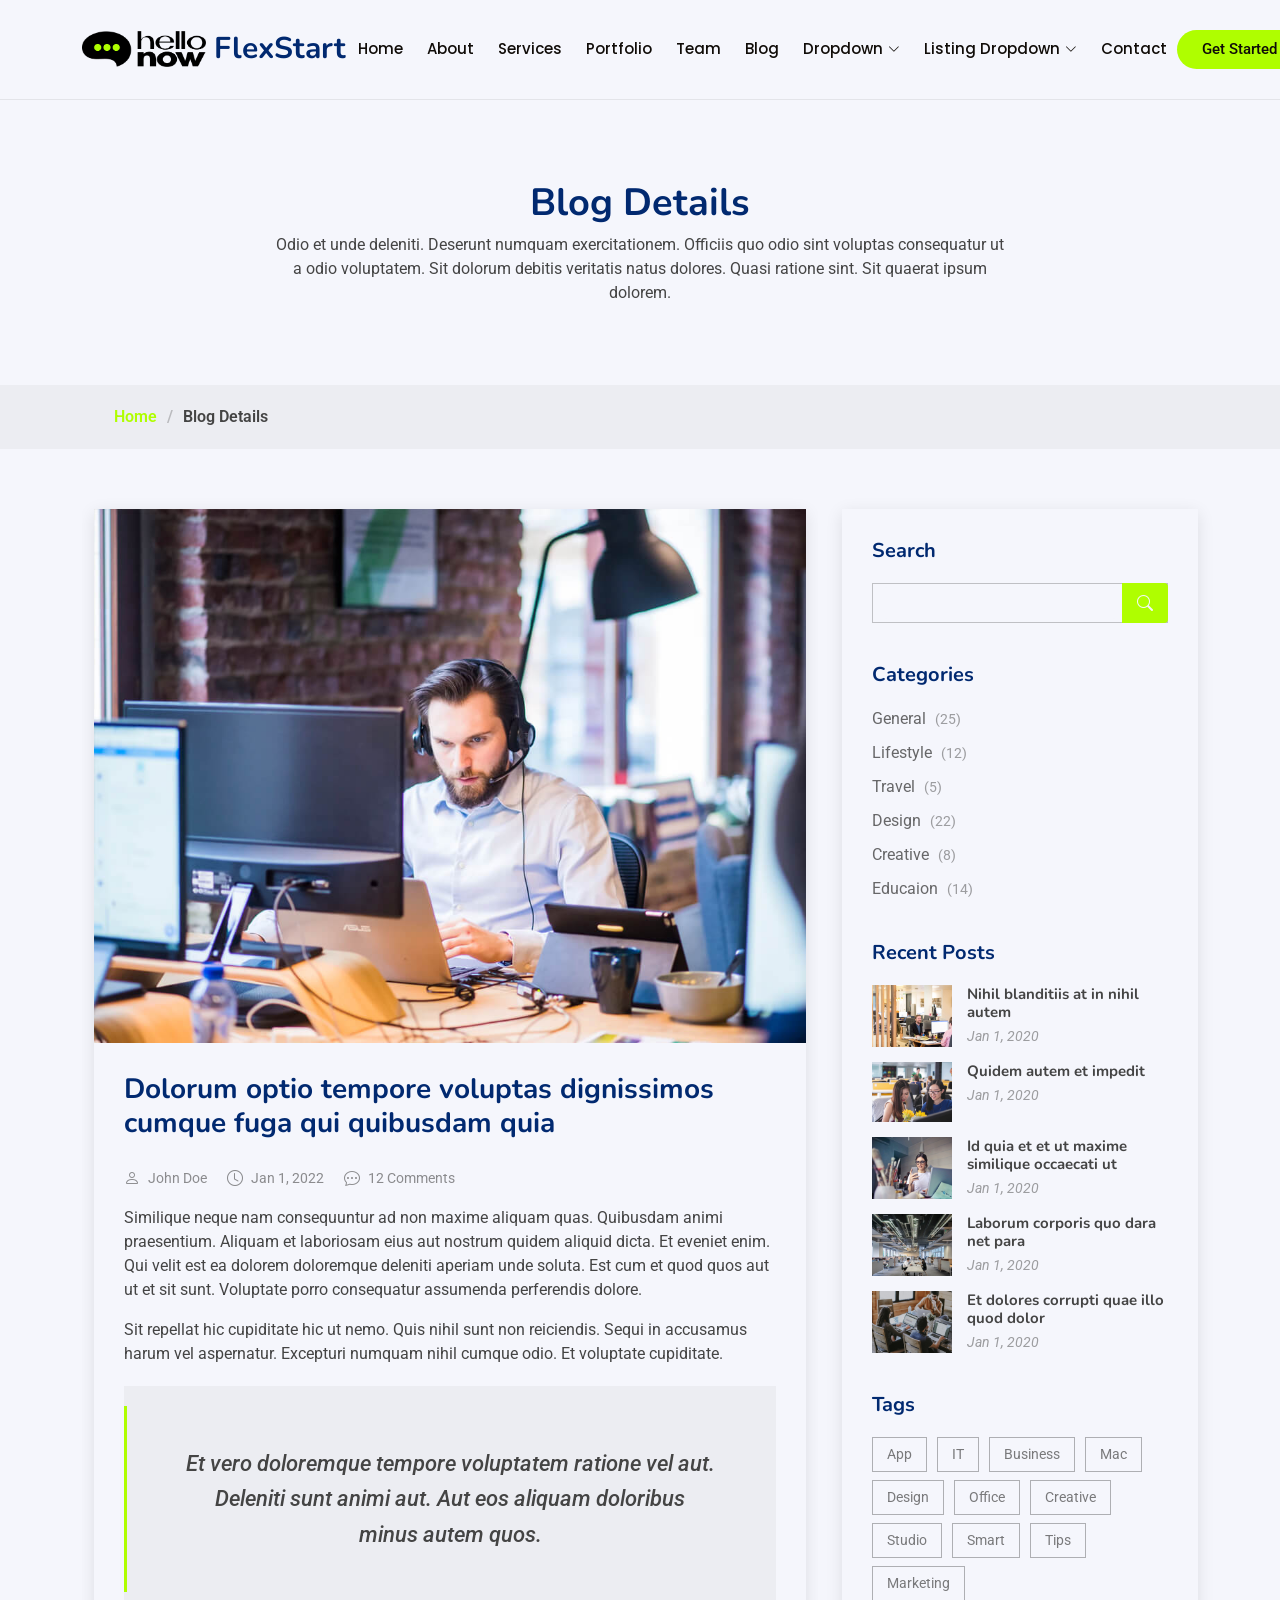
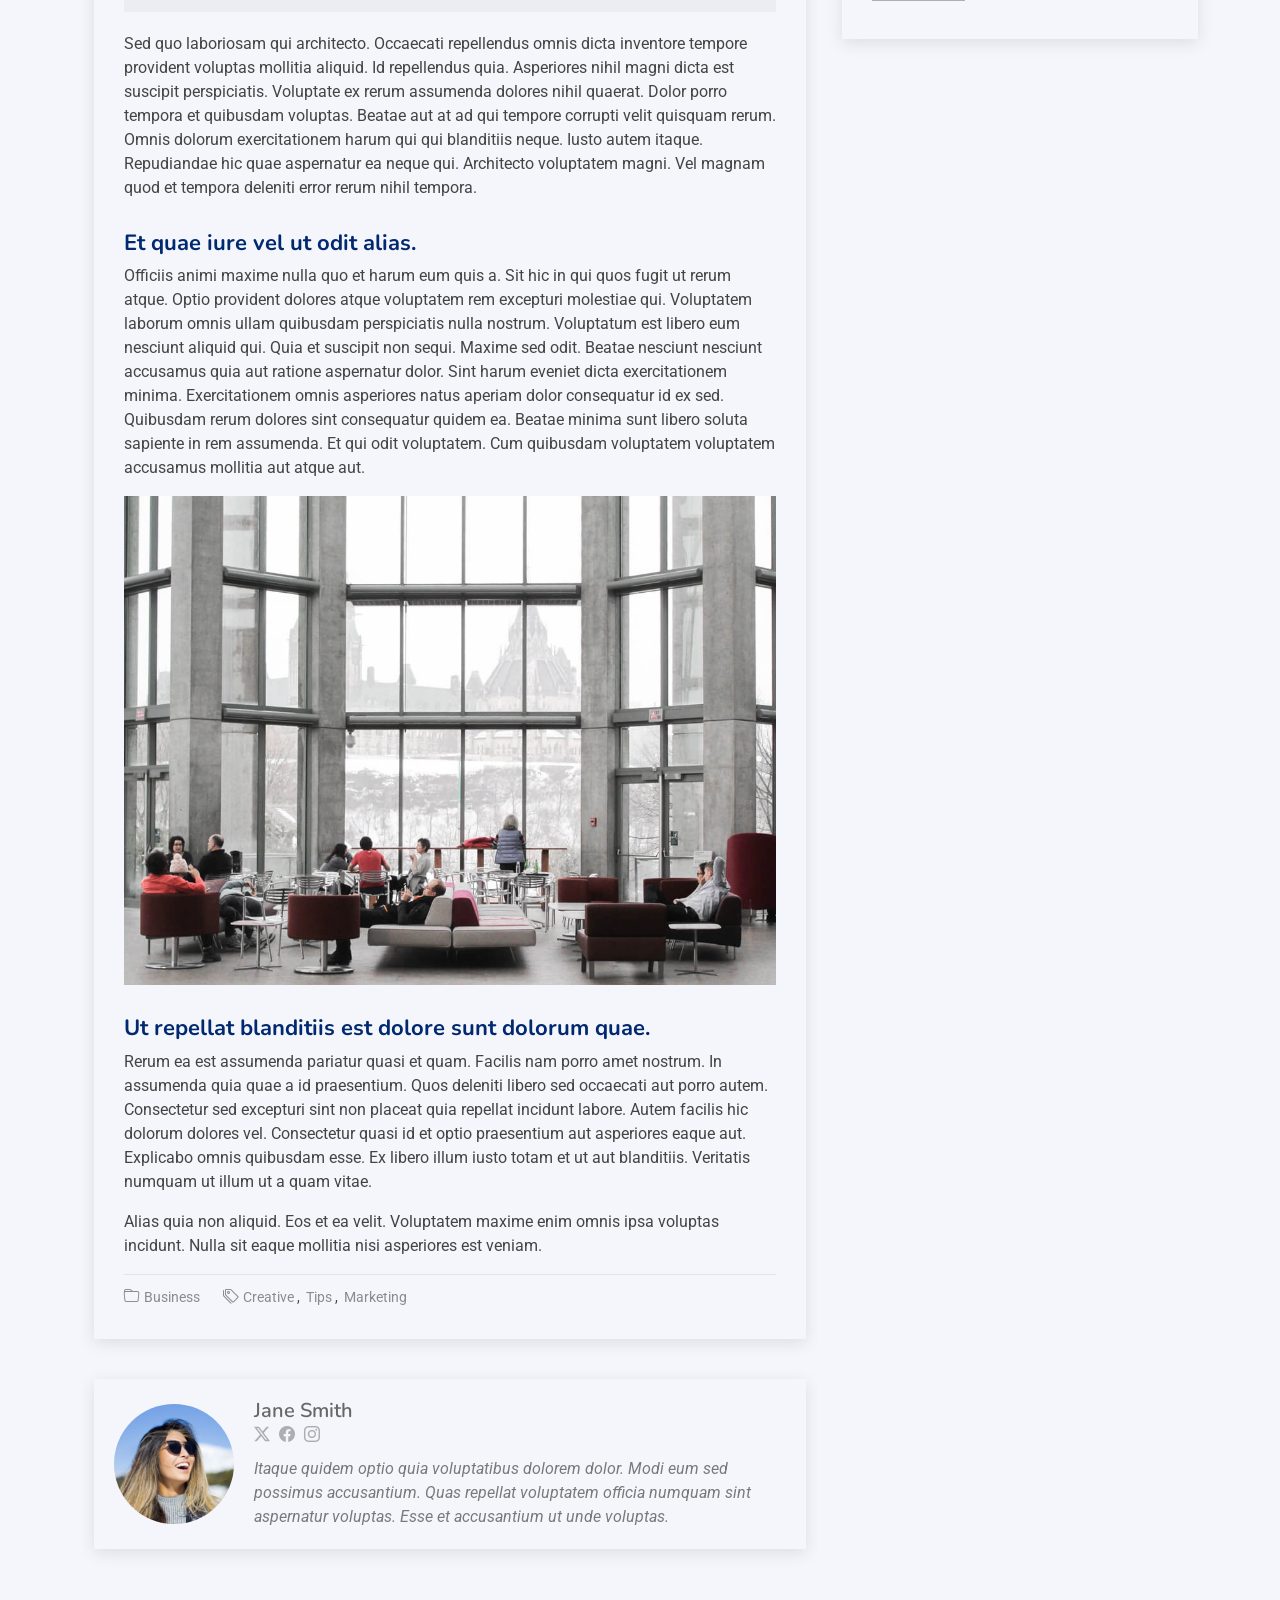
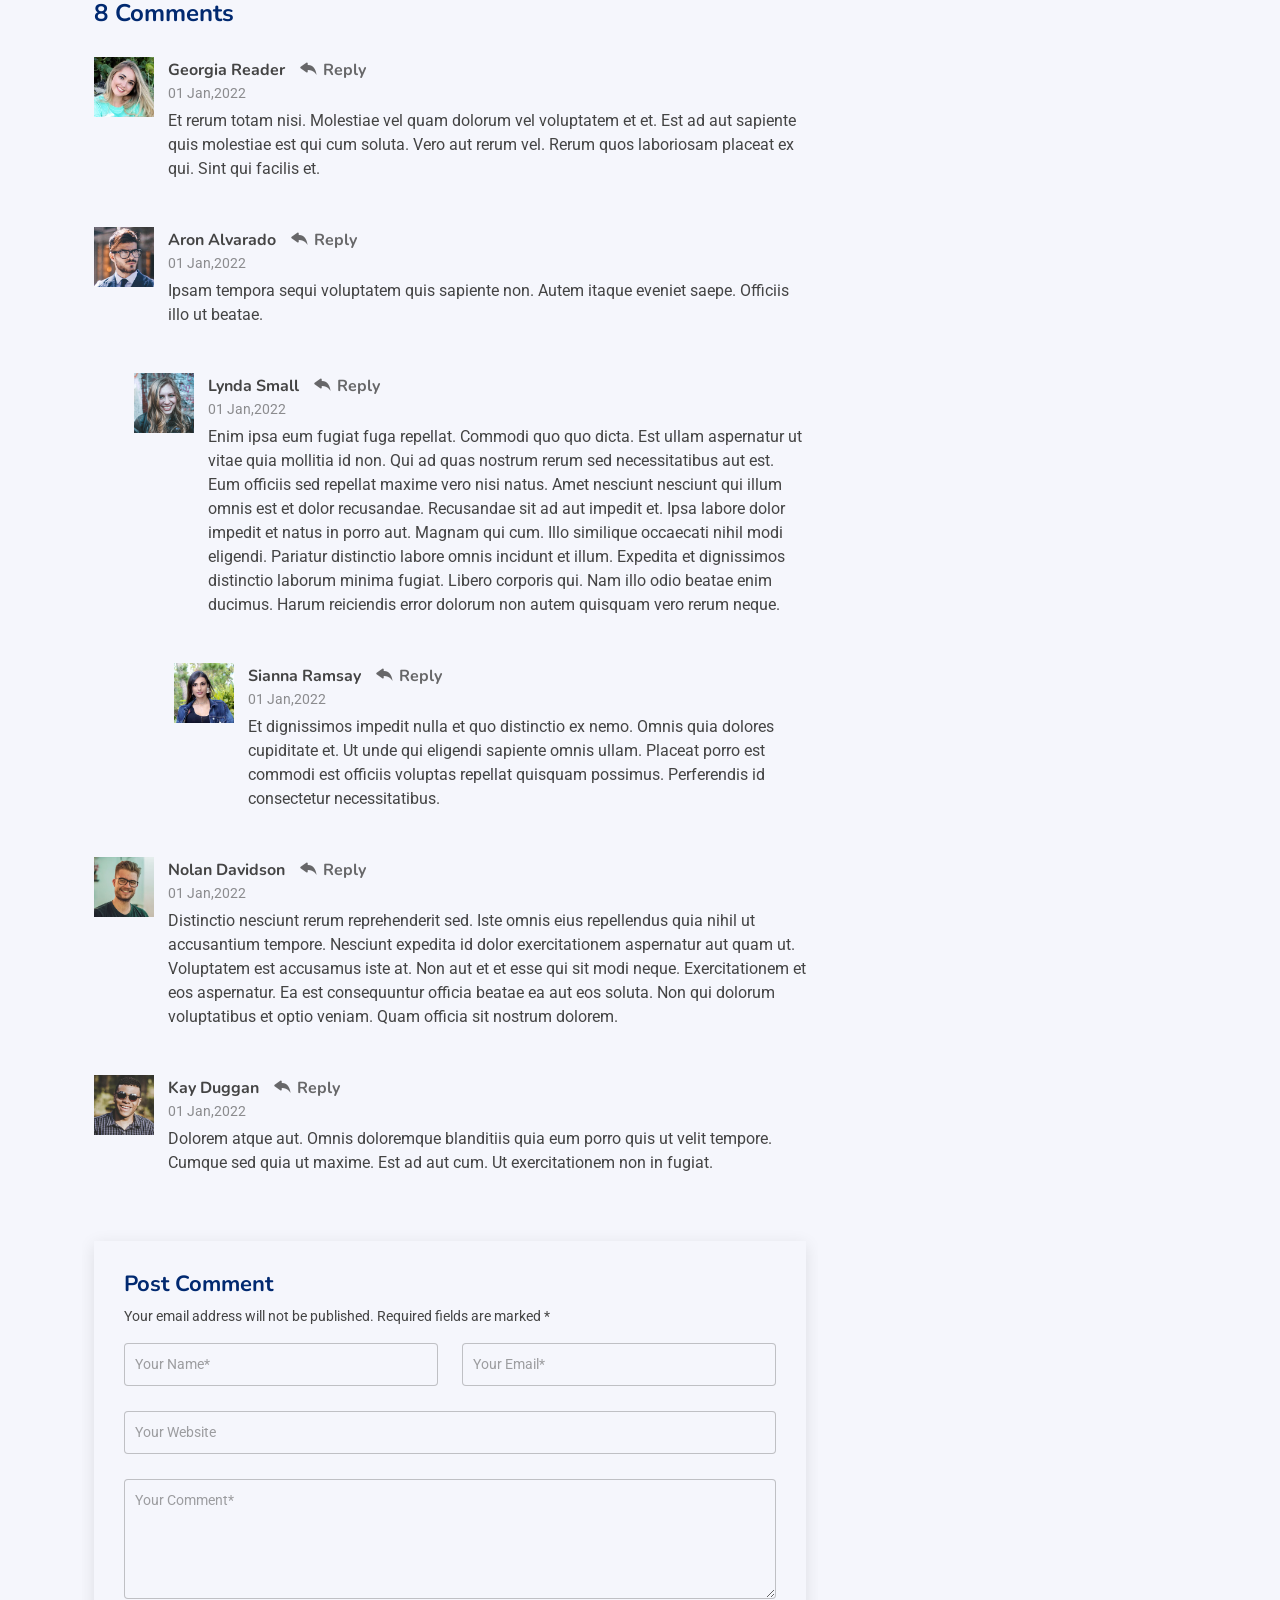
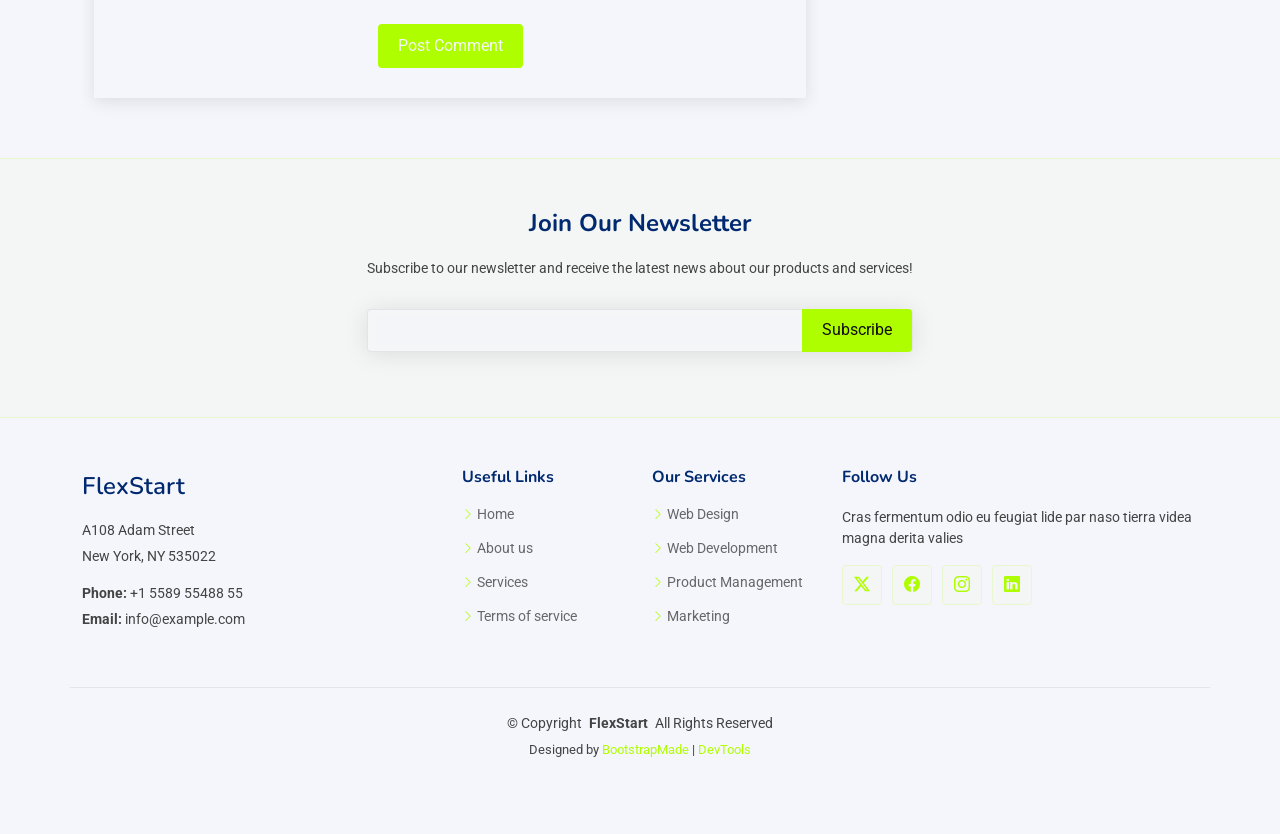
<file: blog-details.html>
<!DOCTYPE html>
<html lang="en">

<head>
  <meta charset="utf-8">
  <meta content="width=device-width, initial-scale=1.0" name="viewport">
  <title>Blog Details - FlexStart Bootstrap Template</title>
  <meta name="description" content="">
  <meta name="keywords" content="">

  <!-- Favicons -->
  <link href="assets/img/favicon.png" rel="icon">
  <link href="assets/img/apple-touch-icon.png" rel="apple-touch-icon">

  <!-- Fonts -->
  <link href="https://fonts.googleapis.com" rel="preconnect">
  <link href="https://fonts.gstatic.com" rel="preconnect" crossorigin>
  <link href="https://fonts.googleapis.com/css2?family=Roboto:ital,wght@0,100;0,300;0,400;0,500;0,700;0,900;1,100;1,300;1,400;1,500;1,700;1,900&family=Poppins:ital,wght@0,100;0,200;0,300;0,400;0,500;0,600;0,700;0,800;0,900;1,100;1,200;1,300;1,400;1,500;1,600;1,700;1,800;1,900&family=Nunito:ital,wght@0,200;0,300;0,400;0,500;0,600;0,700;0,800;0,900;1,200;1,300;1,400;1,500;1,600;1,700;1,800;1,900&display=swap" rel="stylesheet">

  <!-- Vendor CSS Files -->
  <link href="assets/vendor/bootstrap/css/bootstrap.min.css" rel="stylesheet">
  <link href="assets/vendor/bootstrap-icons/bootstrap-icons.css" rel="stylesheet">
  <link href="assets/vendor/aos/aos.css" rel="stylesheet">
  <link href="assets/vendor/glightbox/css/glightbox.min.css" rel="stylesheet">
  <link href="assets/vendor/swiper/swiper-bundle.min.css" rel="stylesheet">

  <!-- Main CSS File -->
  <link href="assets/css/main.css" rel="stylesheet">

  <!-- =======================================================
  * Template Name: FlexStart
  * Template URL: https://bootstrapmade.com/flexstart-bootstrap-startup-template/
  * Updated: Nov 01 2024 with Bootstrap v5.3.3
  * Author: BootstrapMade.com
  * License: https://bootstrapmade.com/license/
  ======================================================== -->
</head>

<body class="blog-details-page">

  <header id="header" class="header d-flex align-items-center sticky-top">
    <div class="container-fluid container-xl position-relative d-flex align-items-center">

      <a href="index.html" class="logo d-flex align-items-center me-auto">
        <!-- Uncomment the line below if you also wish to use an image logo -->
        <img src="assets/img/logo.png" alt="">
        <h1 class="sitename">FlexStart</h1>
      </a>

      <nav id="navmenu" class="navmenu">
        <ul>
          <li><a href="#hero">Home<br></a></li>
          <li><a href="#about">About</a></li>
          <li><a href="#services">Services</a></li>
          <li><a href="#portfolio">Portfolio</a></li>
          <li><a href="#team">Team</a></li>
          <li><a href="blog.html">Blog</a></li>
          <li class="dropdown"><a href="#"><span>Dropdown</span> <i class="bi bi-chevron-down toggle-dropdown"></i></a>
            <ul>
              <li><a href="#">Dropdown 1</a></li>
              <li class="dropdown"><a href="#"><span>Deep Dropdown</span> <i class="bi bi-chevron-down toggle-dropdown"></i></a>
                <ul>
                  <li><a href="#">Deep Dropdown 1</a></li>
                  <li><a href="#">Deep Dropdown 2</a></li>
                  <li><a href="#">Deep Dropdown 3</a></li>
                  <li><a href="#">Deep Dropdown 4</a></li>
                  <li><a href="#">Deep Dropdown 5</a></li>
                </ul>
              </li>
              <li><a href="#">Dropdown 2</a></li>
              <li><a href="#">Dropdown 3</a></li>
              <li><a href="#">Dropdown 4</a></li>
            </ul>
          </li>
          <li class="listing-dropdown"><a href="#"><span>Listing Dropdown</span> <i class="bi bi-chevron-down toggle-dropdown"></i></a>
            <ul>
              <li>
                <a href="#">Column 1 link 1</a>
                <a href="#">Column 1 link 2</a>
                <a href="#">Column 1 link 3</a>
              </li>
              <li>
                <a href="#">Column 2 link 1</a>
                <a href="#">Column 2 link 2</a>
                <a href="#">Column 3 link 3</a>
              </li>
              <li>
                <a href="#">Column 3 link 1</a>
                <a href="#">Column 3 link 2</a>
                <a href="#">Column 3 link 3</a>
              </li>
              <li>
                <a href="#">Column 4 link 1</a>
                <a href="#">Column 4 link 2</a>
                <a href="#">Column 4 link 3</a>
              </li>
              <li>
                <a href="#">Column 5 link 1</a>
                <a href="#">Column 5 link 2</a>
                <a href="#">Column 5 link 3</a>
              </li>
            </ul>
          </li>
          <li><a href="#contact">Contact</a></li>
        </ul>
        <i class="mobile-nav-toggle d-xl-none bi bi-list"></i>
      </nav>

      <a class="btn-signup flex-md-shrink-0" href="index.html#about">Get Started</a>

    </div>
  </header>

  <main class="main">

    <!-- Page Title -->
    <div class="page-title">
      <div class="heading">
        <div class="container">
          <div class="row d-flex justify-content-center text-center">
            <div class="col-lg-8">
              <h1>Blog Details</h1>
              <p class="mb-0">Odio et unde deleniti. Deserunt numquam exercitationem. Officiis quo odio sint voluptas consequatur ut a odio voluptatem. Sit dolorum debitis veritatis natus dolores. Quasi ratione sint. Sit quaerat ipsum dolorem.</p>
            </div>
          </div>
        </div>
      </div>
      <nav class="breadcrumbs">
        <div class="container">
          <ol>
            <li><a href="index.html">Home</a></li>
            <li class="current">Blog Details</li>
          </ol>
        </div>
      </nav>
    </div><!-- End Page Title -->

    <div class="container">
      <div class="row">

        <div class="col-lg-8">

          <!-- Blog Details Section -->
          <section id="blog-details" class="blog-details section">
            <div class="container">

              <article class="article">

                <div class="post-img">
                  <img src="assets/img/blog/blog-1.jpg" alt="" class="img-fluid">
                </div>

                <h2 class="title">Dolorum optio tempore voluptas dignissimos cumque fuga qui quibusdam quia</h2>

                <div class="meta-top">
                  <ul>
                    <li class="d-flex align-items-center"><i class="bi bi-person"></i> <a href="blog-details.html">John Doe</a></li>
                    <li class="d-flex align-items-center"><i class="bi bi-clock"></i> <a href="blog-details.html"><time datetime="2020-01-01">Jan 1, 2022</time></a></li>
                    <li class="d-flex align-items-center"><i class="bi bi-chat-dots"></i> <a href="blog-details.html">12 Comments</a></li>
                  </ul>
                </div><!-- End meta top -->

                <div class="content">
                  <p>
                    Similique neque nam consequuntur ad non maxime aliquam quas. Quibusdam animi praesentium. Aliquam et laboriosam eius aut nostrum quidem aliquid dicta.
                    Et eveniet enim. Qui velit est ea dolorem doloremque deleniti aperiam unde soluta. Est cum et quod quos aut ut et sit sunt. Voluptate porro consequatur assumenda perferendis dolore.
                  </p>

                  <p>
                    Sit repellat hic cupiditate hic ut nemo. Quis nihil sunt non reiciendis. Sequi in accusamus harum vel aspernatur. Excepturi numquam nihil cumque odio. Et voluptate cupiditate.
                  </p>

                  <blockquote>
                    <p>
                      Et vero doloremque tempore voluptatem ratione vel aut. Deleniti sunt animi aut. Aut eos aliquam doloribus minus autem quos.
                    </p>
                  </blockquote>

                  <p>
                    Sed quo laboriosam qui architecto. Occaecati repellendus omnis dicta inventore tempore provident voluptas mollitia aliquid. Id repellendus quia. Asperiores nihil magni dicta est suscipit perspiciatis. Voluptate ex rerum assumenda dolores nihil quaerat.
                    Dolor porro tempora et quibusdam voluptas. Beatae aut at ad qui tempore corrupti velit quisquam rerum. Omnis dolorum exercitationem harum qui qui blanditiis neque.
                    Iusto autem itaque. Repudiandae hic quae aspernatur ea neque qui. Architecto voluptatem magni. Vel magnam quod et tempora deleniti error rerum nihil tempora.
                  </p>

                  <h3>Et quae iure vel ut odit alias.</h3>
                  <p>
                    Officiis animi maxime nulla quo et harum eum quis a. Sit hic in qui quos fugit ut rerum atque. Optio provident dolores atque voluptatem rem excepturi molestiae qui. Voluptatem laborum omnis ullam quibusdam perspiciatis nulla nostrum. Voluptatum est libero eum nesciunt aliquid qui.
                    Quia et suscipit non sequi. Maxime sed odit. Beatae nesciunt nesciunt accusamus quia aut ratione aspernatur dolor. Sint harum eveniet dicta exercitationem minima. Exercitationem omnis asperiores natus aperiam dolor consequatur id ex sed. Quibusdam rerum dolores sint consequatur quidem ea.
                    Beatae minima sunt libero soluta sapiente in rem assumenda. Et qui odit voluptatem. Cum quibusdam voluptatem voluptatem accusamus mollitia aut atque aut.
                  </p>
                  <img src="assets/img/blog/blog-inside-post.jpg" class="img-fluid" alt="">

                  <h3>Ut repellat blanditiis est dolore sunt dolorum quae.</h3>
                  <p>
                    Rerum ea est assumenda pariatur quasi et quam. Facilis nam porro amet nostrum. In assumenda quia quae a id praesentium. Quos deleniti libero sed occaecati aut porro autem. Consectetur sed excepturi sint non placeat quia repellat incidunt labore. Autem facilis hic dolorum dolores vel.
                    Consectetur quasi id et optio praesentium aut asperiores eaque aut. Explicabo omnis quibusdam esse. Ex libero illum iusto totam et ut aut blanditiis. Veritatis numquam ut illum ut a quam vitae.
                  </p>
                  <p>
                    Alias quia non aliquid. Eos et ea velit. Voluptatem maxime enim omnis ipsa voluptas incidunt. Nulla sit eaque mollitia nisi asperiores est veniam.
                  </p>

                </div><!-- End post content -->

                <div class="meta-bottom">
                  <i class="bi bi-folder"></i>
                  <ul class="cats">
                    <li><a href="#">Business</a></li>
                  </ul>

                  <i class="bi bi-tags"></i>
                  <ul class="tags">
                    <li><a href="#">Creative</a></li>
                    <li><a href="#">Tips</a></li>
                    <li><a href="#">Marketing</a></li>
                  </ul>
                </div><!-- End meta bottom -->

              </article>

            </div>
          </section><!-- /Blog Details Section -->

          <!-- Blog Author Section -->
          <section id="blog-author" class="blog-author section">

            <div class="container">
              <div class="author-container d-flex align-items-center">
                <img src="assets/img/blog/blog-author.jpg" class="rounded-circle flex-shrink-0" alt="">
                <div>
                  <h4>Jane Smith</h4>
                  <div class="social-links">
                    <a href="https://x.com/#"><i class="bi bi-twitter-x"></i></a>
                    <a href="https://facebook.com/#"><i class="bi bi-facebook"></i></a>
                    <a href="https://instagram.com/#"><i class="biu bi-instagram"></i></a>
                  </div>
                  <p>
                    Itaque quidem optio quia voluptatibus dolorem dolor. Modi eum sed possimus accusantium. Quas repellat voluptatem officia numquam sint aspernatur voluptas. Esse et accusantium ut unde voluptas.
                  </p>
                </div>
              </div>
            </div>

          </section><!-- /Blog Author Section -->

          <!-- Blog Comments Section -->
          <section id="blog-comments" class="blog-comments section">

            <div class="container">

              <h4 class="comments-count">8 Comments</h4>

              <div id="comment-1" class="comment">
                <div class="d-flex">
                  <div class="comment-img"><img src="assets/img/blog/comments-1.jpg" alt=""></div>
                  <div>
                    <h5><a href="">Georgia Reader</a> <a href="#" class="reply"><i class="bi bi-reply-fill"></i> Reply</a></h5>
                    <time datetime="2020-01-01">01 Jan,2022</time>
                    <p>
                      Et rerum totam nisi. Molestiae vel quam dolorum vel voluptatem et et. Est ad aut sapiente quis molestiae est qui cum soluta.
                      Vero aut rerum vel. Rerum quos laboriosam placeat ex qui. Sint qui facilis et.
                    </p>
                  </div>
                </div>
              </div><!-- End comment #1 -->

              <div id="comment-2" class="comment">
                <div class="d-flex">
                  <div class="comment-img"><img src="assets/img/blog/comments-2.jpg" alt=""></div>
                  <div>
                    <h5><a href="">Aron Alvarado</a> <a href="#" class="reply"><i class="bi bi-reply-fill"></i> Reply</a></h5>
                    <time datetime="2020-01-01">01 Jan,2022</time>
                    <p>
                      Ipsam tempora sequi voluptatem quis sapiente non. Autem itaque eveniet saepe. Officiis illo ut beatae.
                    </p>
                  </div>
                </div>

                <div id="comment-reply-1" class="comment comment-reply">
                  <div class="d-flex">
                    <div class="comment-img"><img src="assets/img/blog/comments-3.jpg" alt=""></div>
                    <div>
                      <h5><a href="">Lynda Small</a> <a href="#" class="reply"><i class="bi bi-reply-fill"></i> Reply</a></h5>
                      <time datetime="2020-01-01">01 Jan,2022</time>
                      <p>
                        Enim ipsa eum fugiat fuga repellat. Commodi quo quo dicta. Est ullam aspernatur ut vitae quia mollitia id non. Qui ad quas nostrum rerum sed necessitatibus aut est. Eum officiis sed repellat maxime vero nisi natus. Amet nesciunt nesciunt qui illum omnis est et dolor recusandae.

                        Recusandae sit ad aut impedit et. Ipsa labore dolor impedit et natus in porro aut. Magnam qui cum. Illo similique occaecati nihil modi eligendi. Pariatur distinctio labore omnis incidunt et illum. Expedita et dignissimos distinctio laborum minima fugiat.

                        Libero corporis qui. Nam illo odio beatae enim ducimus. Harum reiciendis error dolorum non autem quisquam vero rerum neque.
                      </p>
                    </div>
                  </div>

                  <div id="comment-reply-2" class="comment comment-reply">
                    <div class="d-flex">
                      <div class="comment-img"><img src="assets/img/blog/comments-4.jpg" alt=""></div>
                      <div>
                        <h5><a href="">Sianna Ramsay</a> <a href="#" class="reply"><i class="bi bi-reply-fill"></i> Reply</a></h5>
                        <time datetime="2020-01-01">01 Jan,2022</time>
                        <p>
                          Et dignissimos impedit nulla et quo distinctio ex nemo. Omnis quia dolores cupiditate et. Ut unde qui eligendi sapiente omnis ullam. Placeat porro est commodi est officiis voluptas repellat quisquam possimus. Perferendis id consectetur necessitatibus.
                        </p>
                      </div>
                    </div>

                  </div><!-- End comment reply #2-->

                </div><!-- End comment reply #1-->

              </div><!-- End comment #2-->

              <div id="comment-3" class="comment">
                <div class="d-flex">
                  <div class="comment-img"><img src="assets/img/blog/comments-5.jpg" alt=""></div>
                  <div>
                    <h5><a href="">Nolan Davidson</a> <a href="#" class="reply"><i class="bi bi-reply-fill"></i> Reply</a></h5>
                    <time datetime="2020-01-01">01 Jan,2022</time>
                    <p>
                      Distinctio nesciunt rerum reprehenderit sed. Iste omnis eius repellendus quia nihil ut accusantium tempore. Nesciunt expedita id dolor exercitationem aspernatur aut quam ut. Voluptatem est accusamus iste at.
                      Non aut et et esse qui sit modi neque. Exercitationem et eos aspernatur. Ea est consequuntur officia beatae ea aut eos soluta. Non qui dolorum voluptatibus et optio veniam. Quam officia sit nostrum dolorem.
                    </p>
                  </div>
                </div>

              </div><!-- End comment #3 -->

              <div id="comment-4" class="comment">
                <div class="d-flex">
                  <div class="comment-img"><img src="assets/img/blog/comments-6.jpg" alt=""></div>
                  <div>
                    <h5><a href="">Kay Duggan</a> <a href="#" class="reply"><i class="bi bi-reply-fill"></i> Reply</a></h5>
                    <time datetime="2020-01-01">01 Jan,2022</time>
                    <p>
                      Dolorem atque aut. Omnis doloremque blanditiis quia eum porro quis ut velit tempore. Cumque sed quia ut maxime. Est ad aut cum. Ut exercitationem non in fugiat.
                    </p>
                  </div>
                </div>

              </div><!-- End comment #4 -->

            </div>

          </section><!-- /Blog Comments Section -->

          <!-- Comment Form Section -->
          <section id="comment-form" class="comment-form section">
            <div class="container">

              <form action="">

                <h4>Post Comment</h4>
                <p>Your email address will not be published. Required fields are marked * </p>
                <div class="row">
                  <div class="col-md-6 form-group">
                    <input name="name" type="text" class="form-control" placeholder="Your Name*">
                  </div>
                  <div class="col-md-6 form-group">
                    <input name="email" type="text" class="form-control" placeholder="Your Email*">
                  </div>
                </div>
                <div class="row">
                  <div class="col form-group">
                    <input name="website" type="text" class="form-control" placeholder="Your Website">
                  </div>
                </div>
                <div class="row">
                  <div class="col form-group">
                    <textarea name="comment" class="form-control" placeholder="Your Comment*"></textarea>
                  </div>
                </div>

                <div class="text-center">
                  <button type="submit" class="btn btn-primary">Post Comment</button>
                </div>

              </form>

            </div>
          </section><!-- /Comment Form Section -->

        </div>

        <div class="col-lg-4 sidebar">

          <div class="widgets-container">

            <!-- Search Widget -->
            <div class="search-widget widget-item">

              <h3 class="widget-title">Search</h3>
              <form action="">
                <input type="text">
                <button type="submit" title="Search"><i class="bi bi-search"></i></button>
              </form>

            </div><!--/Search Widget -->

            <!-- Categories Widget -->
            <div class="categories-widget widget-item">

              <h3 class="widget-title">Categories</h3>
              <ul class="mt-3">
                <li><a href="#">General <span>(25)</span></a></li>
                <li><a href="#">Lifestyle <span>(12)</span></a></li>
                <li><a href="#">Travel <span>(5)</span></a></li>
                <li><a href="#">Design <span>(22)</span></a></li>
                <li><a href="#">Creative <span>(8)</span></a></li>
                <li><a href="#">Educaion <span>(14)</span></a></li>
              </ul>

            </div><!--/Categories Widget -->

            <!-- Recent Posts Widget -->
            <div class="recent-posts-widget widget-item">

              <h3 class="widget-title">Recent Posts</h3>

              <div class="post-item">
                <img src="assets/img/blog/blog-recent-1.jpg" alt="" class="flex-shrink-0">
                <div>
                  <h4><a href="blog-details.html">Nihil blanditiis at in nihil autem</a></h4>
                  <time datetime="2020-01-01">Jan 1, 2020</time>
                </div>
              </div><!-- End recent post item-->

              <div class="post-item">
                <img src="assets/img/blog/blog-recent-2.jpg" alt="" class="flex-shrink-0">
                <div>
                  <h4><a href="blog-details.html">Quidem autem et impedit</a></h4>
                  <time datetime="2020-01-01">Jan 1, 2020</time>
                </div>
              </div><!-- End recent post item-->

              <div class="post-item">
                <img src="assets/img/blog/blog-recent-3.jpg" alt="" class="flex-shrink-0">
                <div>
                  <h4><a href="blog-details.html">Id quia et et ut maxime similique occaecati ut</a></h4>
                  <time datetime="2020-01-01">Jan 1, 2020</time>
                </div>
              </div><!-- End recent post item-->

              <div class="post-item">
                <img src="assets/img/blog/blog-recent-4.jpg" alt="" class="flex-shrink-0">
                <div>
                  <h4><a href="blog-details.html">Laborum corporis quo dara net para</a></h4>
                  <time datetime="2020-01-01">Jan 1, 2020</time>
                </div>
              </div><!-- End recent post item-->

              <div class="post-item">
                <img src="assets/img/blog/blog-recent-5.jpg" alt="" class="flex-shrink-0">
                <div>
                  <h4><a href="blog-details.html">Et dolores corrupti quae illo quod dolor</a></h4>
                  <time datetime="2020-01-01">Jan 1, 2020</time>
                </div>
              </div><!-- End recent post item-->

            </div><!--/Recent Posts Widget -->

            <!-- Tags Widget -->
            <div class="tags-widget widget-item">

              <h3 class="widget-title">Tags</h3>
              <ul>
                <li><a href="#">App</a></li>
                <li><a href="#">IT</a></li>
                <li><a href="#">Business</a></li>
                <li><a href="#">Mac</a></li>
                <li><a href="#">Design</a></li>
                <li><a href="#">Office</a></li>
                <li><a href="#">Creative</a></li>
                <li><a href="#">Studio</a></li>
                <li><a href="#">Smart</a></li>
                <li><a href="#">Tips</a></li>
                <li><a href="#">Marketing</a></li>
              </ul>

            </div><!--/Tags Widget -->

          </div>

        </div>

      </div>
    </div>

  </main>

  <footer id="footer" class="footer">

    <div class="footer-newsletter">
      <div class="container">
        <div class="row justify-content-center text-center">
          <div class="col-lg-6">
            <h4>Join Our Newsletter</h4>
            <p>Subscribe to our newsletter and receive the latest news about our products and services!</p>
            <form action="forms/newsletter.php" method="post" class="php-email-form">
              <div class="newsletter-form"><input type="email" name="email"><input type="submit" value="Subscribe"></div>
              <div class="loading">Loading</div>
              <div class="error-message"></div>
              <div class="sent-message">Your subscription request has been sent. Thank you!</div>
            </form>
          </div>
        </div>
      </div>
    </div>

    <div class="container footer-top">
      <div class="row gy-4">
        <div class="col-lg-4 col-md-6 footer-about">
          <a href="index.html" class="d-flex align-items-center">
            <span class="sitename">FlexStart</span>
          </a>
          <div class="footer-contact pt-3">
            <p>A108 Adam Street</p>
            <p>New York, NY 535022</p>
            <p class="mt-3"><strong>Phone:</strong> <span>+1 5589 55488 55</span></p>
            <p><strong>Email:</strong> <span>info@example.com</span></p>
          </div>
        </div>

        <div class="col-lg-2 col-md-3 footer-links">
          <h4>Useful Links</h4>
          <ul>
            <li><i class="bi bi-chevron-right"></i> <a href="#">Home</a></li>
            <li><i class="bi bi-chevron-right"></i> <a href="#">About us</a></li>
            <li><i class="bi bi-chevron-right"></i> <a href="#">Services</a></li>
            <li><i class="bi bi-chevron-right"></i> <a href="#">Terms of service</a></li>
          </ul>
        </div>

        <div class="col-lg-2 col-md-3 footer-links">
          <h4>Our Services</h4>
          <ul>
            <li><i class="bi bi-chevron-right"></i> <a href="#">Web Design</a></li>
            <li><i class="bi bi-chevron-right"></i> <a href="#">Web Development</a></li>
            <li><i class="bi bi-chevron-right"></i> <a href="#">Product Management</a></li>
            <li><i class="bi bi-chevron-right"></i> <a href="#">Marketing</a></li>
          </ul>
        </div>

        <div class="col-lg-4 col-md-12">
          <h4>Follow Us</h4>
          <p>Cras fermentum odio eu feugiat lide par naso tierra videa magna derita valies</p>
          <div class="social-links d-flex">
            <a href=""><i class="bi bi-twitter-x"></i></a>
            <a href=""><i class="bi bi-facebook"></i></a>
            <a href=""><i class="bi bi-instagram"></i></a>
            <a href=""><i class="bi bi-linkedin"></i></a>
          </div>
        </div>

      </div>
    </div>

    <div class="container copyright text-center mt-4">
      <p>© <span>Copyright</span> <strong class="px-1 sitename">FlexStart</strong> <span>All Rights Reserved</span></p>
      <div class="credits">
        <!-- All the links in the footer should remain intact. -->
        <!-- You can delete the links only if you've purchased the pro version. -->
        <!-- Licensing information: https://bootstrapmade.com/license/ -->
        <!-- Purchase the pro version with working PHP/AJAX contact form: [buy-url] -->
        Designed by <a href="https://bootstrapmade.com/">BootstrapMade</a> | <a href="https://bootstrapmade.com/tools/">DevTools</a>
      </div>
    </div>

  </footer>

  <!-- Scroll Top -->
  <a href="#" id="scroll-top" class="scroll-top d-flex align-items-center justify-content-center"><i class="bi bi-arrow-up-short"></i></a>

  <!-- Vendor JS Files -->
  <script src="assets/vendor/bootstrap/js/bootstrap.bundle.min.js"></script>
  <script src="assets/vendor/php-email-form/validate.js"></script>
  <script src="assets/vendor/aos/aos.js"></script>
  <script src="assets/vendor/glightbox/js/glightbox.min.js"></script>
  <script src="assets/vendor/purecounter/purecounter_vanilla.js"></script>
  <script src="assets/vendor/imagesloaded/imagesloaded.pkgd.min.js"></script>
  <script src="assets/vendor/isotope-layout/isotope.pkgd.min.js"></script>
  <script src="assets/vendor/swiper/swiper-bundle.min.js"></script>

  <!-- Main JS File -->
  <script src="assets/js/main.js"></script>

</body>

</html>
</file>
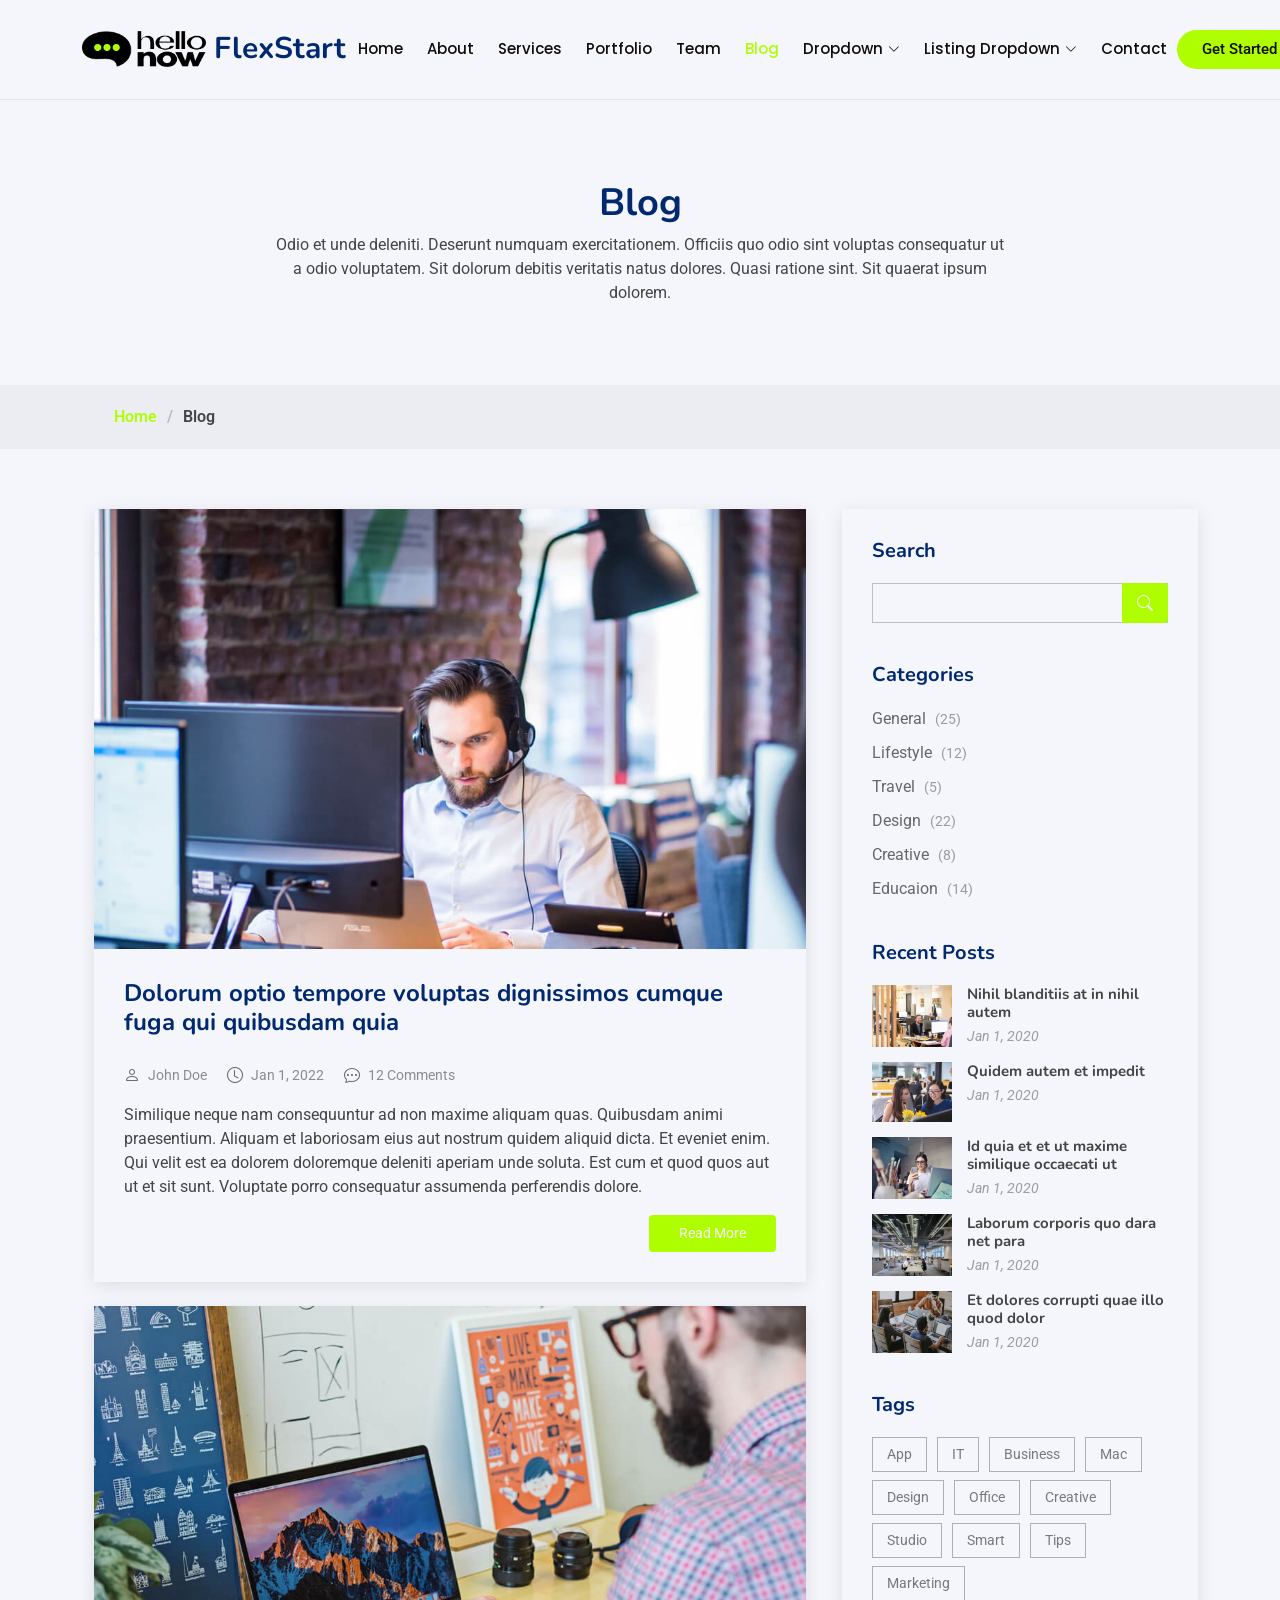
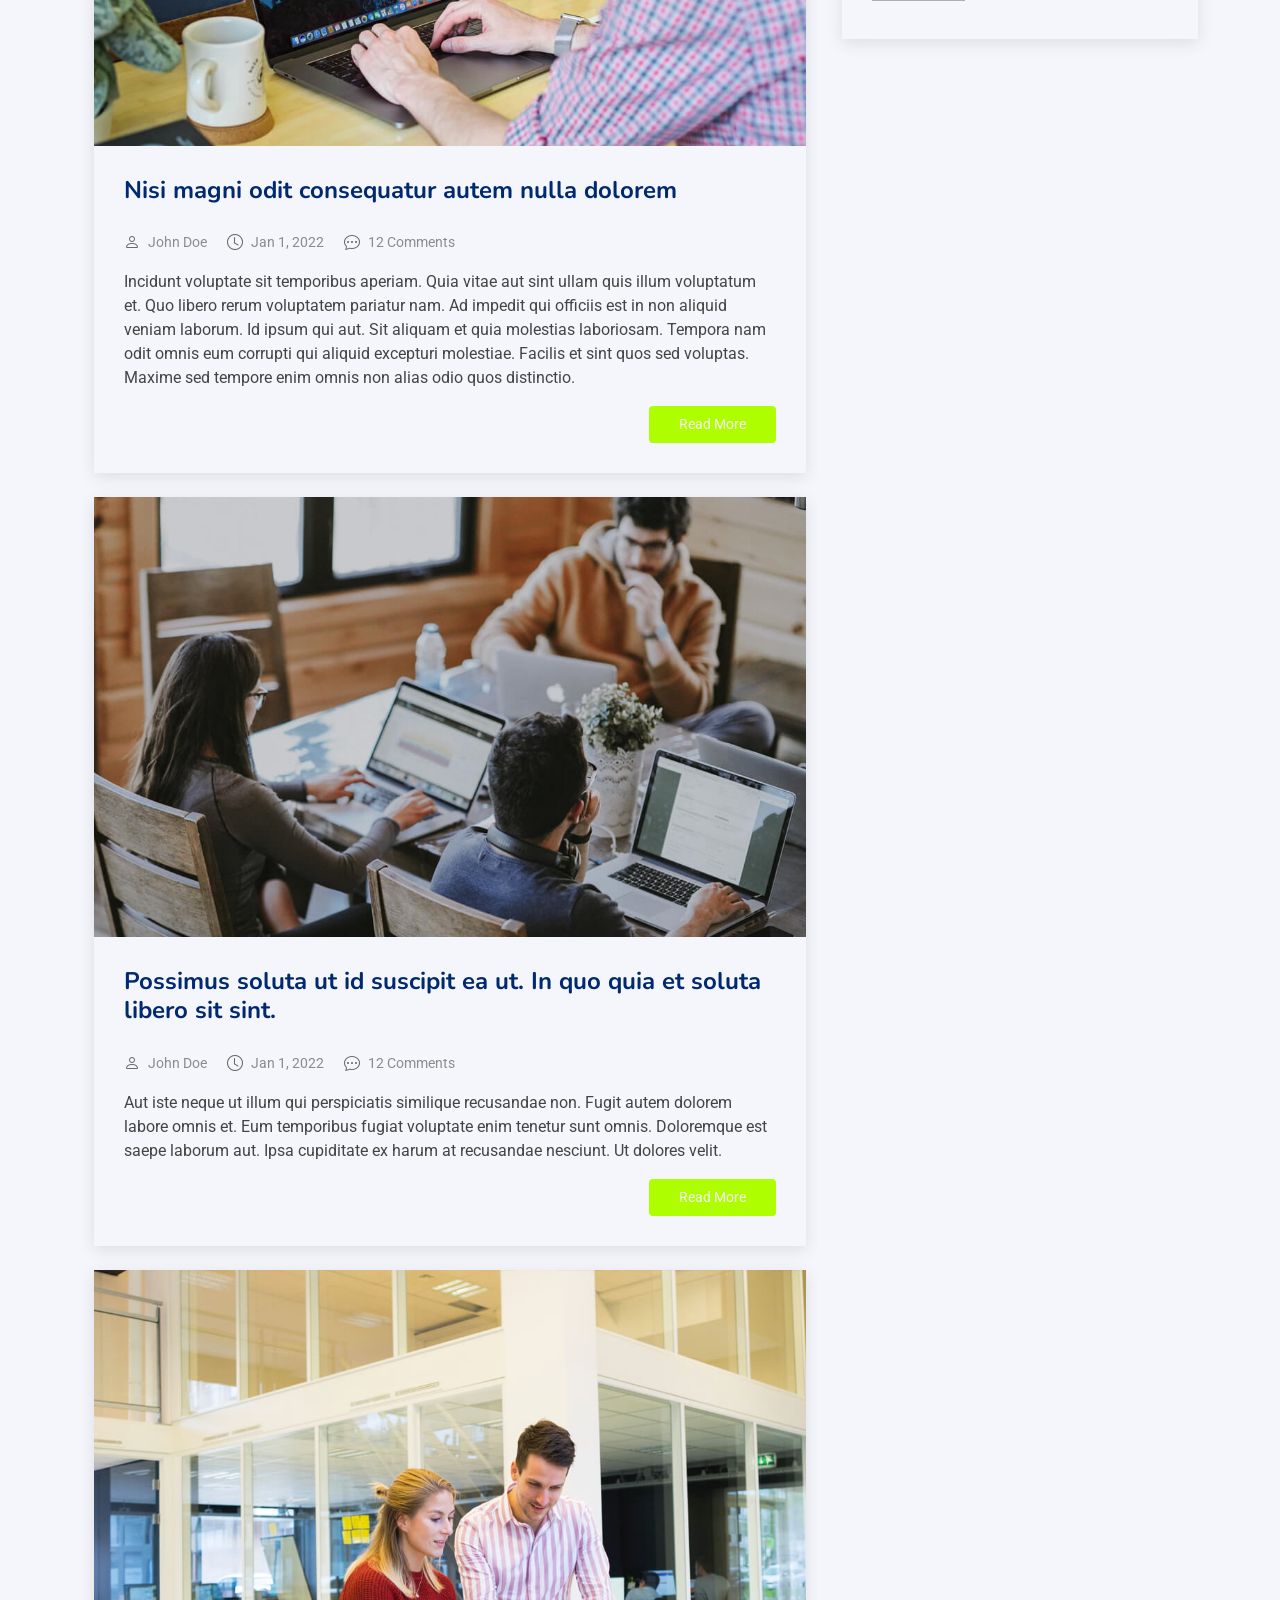
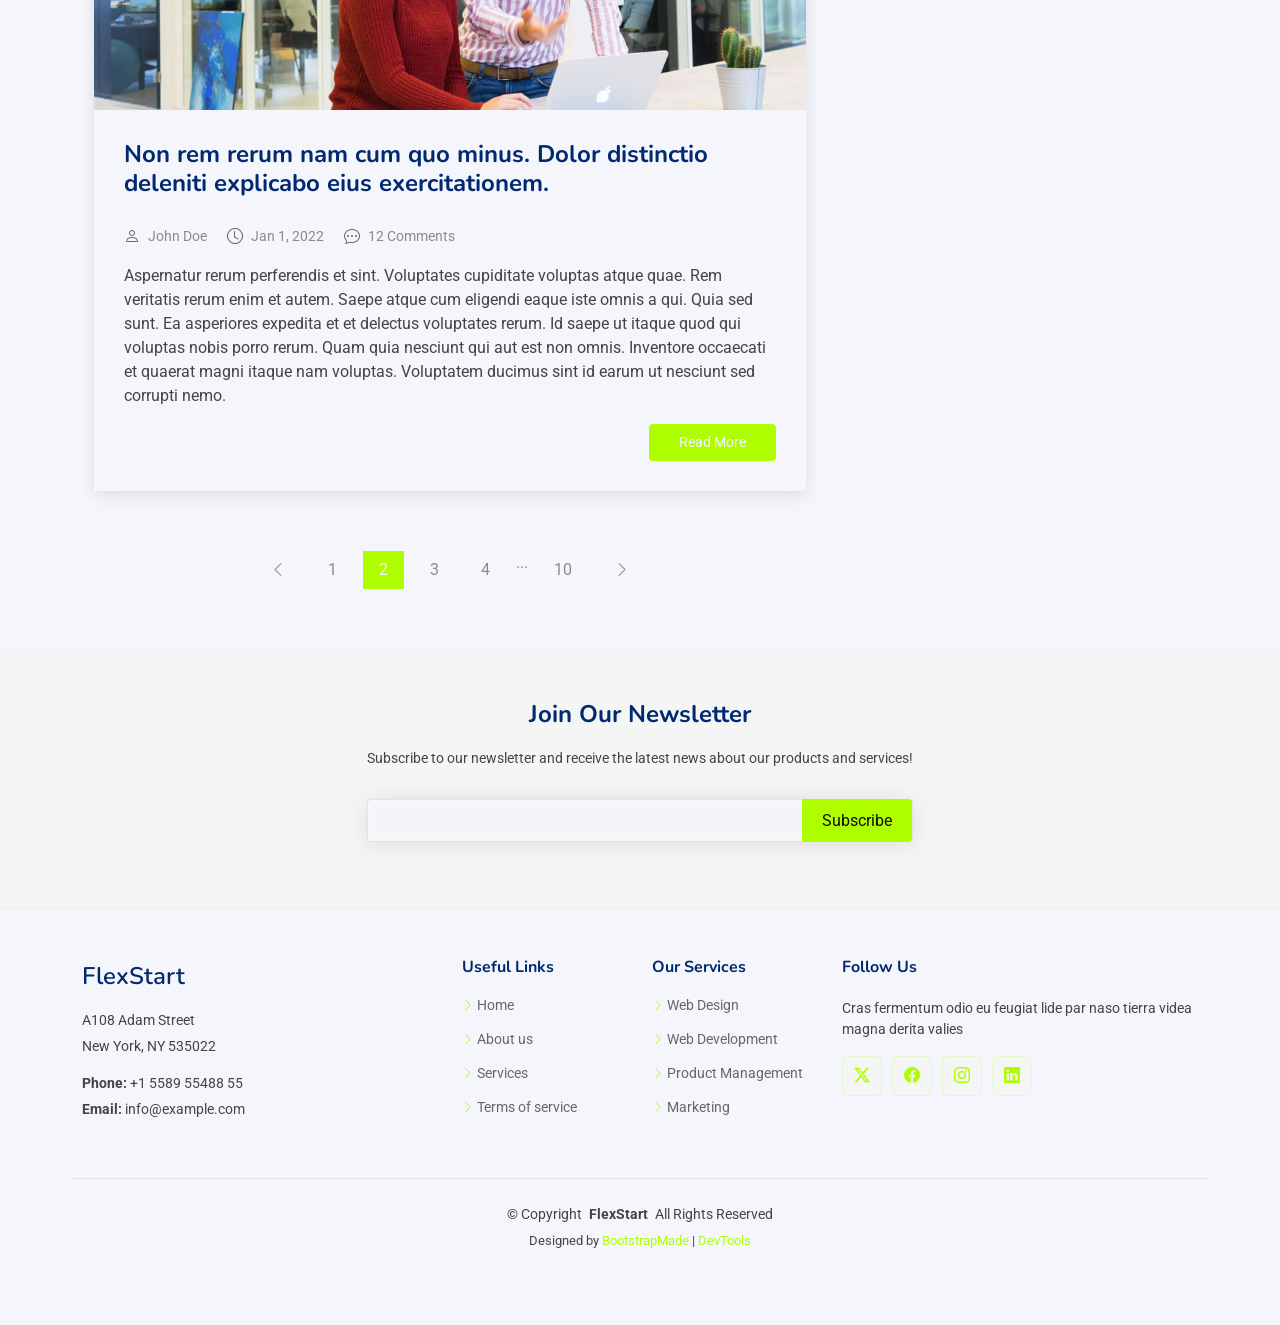
<file: blog.html>
<!DOCTYPE html>
<html lang="en">

<head>
  <meta charset="utf-8">
  <meta content="width=device-width, initial-scale=1.0" name="viewport">
  <title>Blog - FlexStart Bootstrap Template</title>
  <meta name="description" content="">
  <meta name="keywords" content="">

  <!-- Favicons -->
  <link href="assets/img/favicon.png" rel="icon">
  <link href="assets/img/apple-touch-icon.png" rel="apple-touch-icon">

  <!-- Fonts -->
  <link href="https://fonts.googleapis.com" rel="preconnect">
  <link href="https://fonts.gstatic.com" rel="preconnect" crossorigin>
  <link href="https://fonts.googleapis.com/css2?family=Roboto:ital,wght@0,100;0,300;0,400;0,500;0,700;0,900;1,100;1,300;1,400;1,500;1,700;1,900&family=Poppins:ital,wght@0,100;0,200;0,300;0,400;0,500;0,600;0,700;0,800;0,900;1,100;1,200;1,300;1,400;1,500;1,600;1,700;1,800;1,900&family=Nunito:ital,wght@0,200;0,300;0,400;0,500;0,600;0,700;0,800;0,900;1,200;1,300;1,400;1,500;1,600;1,700;1,800;1,900&display=swap" rel="stylesheet">

  <!-- Vendor CSS Files -->
  <link href="assets/vendor/bootstrap/css/bootstrap.min.css" rel="stylesheet">
  <link href="assets/vendor/bootstrap-icons/bootstrap-icons.css" rel="stylesheet">
  <link href="assets/vendor/aos/aos.css" rel="stylesheet">
  <link href="assets/vendor/glightbox/css/glightbox.min.css" rel="stylesheet">
  <link href="assets/vendor/swiper/swiper-bundle.min.css" rel="stylesheet">

  <!-- Main CSS File -->
  <link href="assets/css/main.css" rel="stylesheet">

  <!-- =======================================================
  * Template Name: FlexStart
  * Template URL: https://bootstrapmade.com/flexstart-bootstrap-startup-template/
  * Updated: Nov 01 2024 with Bootstrap v5.3.3
  * Author: BootstrapMade.com
  * License: https://bootstrapmade.com/license/
  ======================================================== -->
</head>

<body class="blog-page">

  <header id="header" class="header d-flex align-items-center sticky-top">
    <div class="container-fluid container-xl position-relative d-flex align-items-center">

      <a href="index.html" class="logo d-flex align-items-center me-auto">
        <!-- Uncomment the line below if you also wish to use an image logo -->
        <img src="assets/img/logo.png" alt="">
        <h1 class="sitename">FlexStart</h1>
      </a>

      <nav id="navmenu" class="navmenu">
        <ul>
          <li><a href="#hero">Home<br></a></li>
          <li><a href="#about">About</a></li>
          <li><a href="#services">Services</a></li>
          <li><a href="#portfolio">Portfolio</a></li>
          <li><a href="#team">Team</a></li>
          <li><a href="blog.html" class="active">Blog</a></li>
          <li class="dropdown"><a href="#"><span>Dropdown</span> <i class="bi bi-chevron-down toggle-dropdown"></i></a>
            <ul>
              <li><a href="#">Dropdown 1</a></li>
              <li class="dropdown"><a href="#"><span>Deep Dropdown</span> <i class="bi bi-chevron-down toggle-dropdown"></i></a>
                <ul>
                  <li><a href="#">Deep Dropdown 1</a></li>
                  <li><a href="#">Deep Dropdown 2</a></li>
                  <li><a href="#">Deep Dropdown 3</a></li>
                  <li><a href="#">Deep Dropdown 4</a></li>
                  <li><a href="#">Deep Dropdown 5</a></li>
                </ul>
              </li>
              <li><a href="#">Dropdown 2</a></li>
              <li><a href="#">Dropdown 3</a></li>
              <li><a href="#">Dropdown 4</a></li>
            </ul>
          </li>
          <li class="listing-dropdown"><a href="#"><span>Listing Dropdown</span> <i class="bi bi-chevron-down toggle-dropdown"></i></a>
            <ul>
              <li>
                <a href="#">Column 1 link 1</a>
                <a href="#">Column 1 link 2</a>
                <a href="#">Column 1 link 3</a>
              </li>
              <li>
                <a href="#">Column 2 link 1</a>
                <a href="#">Column 2 link 2</a>
                <a href="#">Column 3 link 3</a>
              </li>
              <li>
                <a href="#">Column 3 link 1</a>
                <a href="#">Column 3 link 2</a>
                <a href="#">Column 3 link 3</a>
              </li>
              <li>
                <a href="#">Column 4 link 1</a>
                <a href="#">Column 4 link 2</a>
                <a href="#">Column 4 link 3</a>
              </li>
              <li>
                <a href="#">Column 5 link 1</a>
                <a href="#">Column 5 link 2</a>
                <a href="#">Column 5 link 3</a>
              </li>
            </ul>
          </li>
          <li><a href="#contact">Contact</a></li>
        </ul>
        <i class="mobile-nav-toggle d-xl-none bi bi-list"></i>
      </nav>

      <a class="btn-signup flex-md-shrink-0" href="index.html#about">Get Started</a>

    </div>
  </header>

  <main class="main">

    <!-- Page Title -->
    <div class="page-title">
      <div class="heading">
        <div class="container">
          <div class="row d-flex justify-content-center text-center">
            <div class="col-lg-8">
              <h1>Blog</h1>
              <p class="mb-0">Odio et unde deleniti. Deserunt numquam exercitationem. Officiis quo odio sint voluptas consequatur ut a odio voluptatem. Sit dolorum debitis veritatis natus dolores. Quasi ratione sint. Sit quaerat ipsum dolorem.</p>
            </div>
          </div>
        </div>
      </div>
      <nav class="breadcrumbs">
        <div class="container">
          <ol>
            <li><a href="index.html">Home</a></li>
            <li class="current">Blog</li>
          </ol>
        </div>
      </nav>
    </div><!-- End Page Title -->

    <div class="container">
      <div class="row">

        <div class="col-lg-8">

          <!-- Blog Posts Section -->
          <section id="blog-posts" class="blog-posts section">

            <div class="container">

              <div class="row gy-4">

                <div class="col-12">
                  <article>

                    <div class="post-img">
                      <img src="assets/img/blog/blog-1.jpg" alt="" class="img-fluid">
                    </div>

                    <h2 class="title">
                      <a href="blog-details.html">Dolorum optio tempore voluptas dignissimos cumque fuga qui quibusdam quia</a>
                    </h2>

                    <div class="meta-top">
                      <ul>
                        <li class="d-flex align-items-center"><i class="bi bi-person"></i> <a href="blog-details.html">John Doe</a></li>
                        <li class="d-flex align-items-center"><i class="bi bi-clock"></i> <a href="blog-details.html"><time datetime="2022-01-01">Jan 1, 2022</time></a></li>
                        <li class="d-flex align-items-center"><i class="bi bi-chat-dots"></i> <a href="blog-details.html">12 Comments</a></li>
                      </ul>
                    </div>

                    <div class="content">
                      <p>
                        Similique neque nam consequuntur ad non maxime aliquam quas. Quibusdam animi praesentium. Aliquam et laboriosam eius aut nostrum quidem aliquid dicta.
                        Et eveniet enim. Qui velit est ea dolorem doloremque deleniti aperiam unde soluta. Est cum et quod quos aut ut et sit sunt. Voluptate porro consequatur assumenda perferendis dolore.
                      </p>

                      <div class="read-more">
                        <a href="blog-details.html">Read More</a>
                      </div>
                    </div>

                  </article>
                </div><!-- End post list item -->

                <div class="col-12">

                  <article>

                    <div class="post-img">
                      <img src="assets/img/blog/blog-2.jpg" alt="" class="img-fluid">
                    </div>

                    <h2 class="title">
                      <a href="blog-details.html">Nisi magni odit consequatur autem nulla dolorem</a>
                    </h2>

                    <div class="meta-top">
                      <ul>
                        <li class="d-flex align-items-center"><i class="bi bi-person"></i> <a href="blog-details.html">John Doe</a></li>
                        <li class="d-flex align-items-center"><i class="bi bi-clock"></i> <a href="blog-details.html"><time datetime="2022-01-01">Jan 1, 2022</time></a></li>
                        <li class="d-flex align-items-center"><i class="bi bi-chat-dots"></i> <a href="blog-details.html">12 Comments</a></li>
                      </ul>
                    </div>

                    <div class="content">
                      <p>
                        Incidunt voluptate sit temporibus aperiam. Quia vitae aut sint ullam quis illum voluptatum et. Quo libero rerum voluptatem pariatur nam.
                        Ad impedit qui officiis est in non aliquid veniam laborum. Id ipsum qui aut. Sit aliquam et quia molestias laboriosam. Tempora nam odit omnis eum corrupti qui aliquid excepturi molestiae. Facilis et sint quos sed voluptas. Maxime sed tempore enim omnis non alias odio quos distinctio.
                      </p>
                      <div class="read-more">
                        <a href="blog-details.html">Read More</a>
                      </div>
                    </div>

                  </article>

                </div><!-- End post list item -->

                <div class="col-12">

                  <article>

                    <div class="post-img">
                      <img src="assets/img/blog/blog-3.jpg" alt="" class="img-fluid">
                    </div>

                    <h2 class="title">
                      <a href="blog-details.html">Possimus soluta ut id suscipit ea ut. In quo quia et soluta libero sit sint.</a>
                    </h2>

                    <div class="meta-top">
                      <ul>
                        <li class="d-flex align-items-center"><i class="bi bi-person"></i> <a href="blog-details.html">John Doe</a></li>
                        <li class="d-flex align-items-center"><i class="bi bi-clock"></i> <a href="blog-details.html"><time datetime="2022-01-01">Jan 1, 2022</time></a></li>
                        <li class="d-flex align-items-center"><i class="bi bi-chat-dots"></i> <a href="blog-details.html">12 Comments</a></li>
                      </ul>
                    </div>

                    <div class="content">
                      <p>
                        Aut iste neque ut illum qui perspiciatis similique recusandae non. Fugit autem dolorem labore omnis et. Eum temporibus fugiat voluptate enim tenetur sunt omnis.
                        Doloremque est saepe laborum aut. Ipsa cupiditate ex harum at recusandae nesciunt. Ut dolores velit.
                      </p>
                      <div class="read-more">
                        <a href="blog-details.html">Read More</a>
                      </div>
                    </div>

                  </article>

                </div><!-- End post list item -->

                <div class="col-12">

                  <article>

                    <div class="post-img">
                      <img src="assets/img/blog/blog-4.jpg" alt="" class="img-fluid">
                    </div>

                    <h2 class="title">
                      <a href="blog-details.html">Non rem rerum nam cum quo minus. Dolor distinctio deleniti explicabo eius exercitationem.</a>
                    </h2>

                    <div class="meta-top">
                      <ul>
                        <li class="d-flex align-items-center"><i class="bi bi-person"></i> <a href="blog-details.html">John Doe</a></li>
                        <li class="d-flex align-items-center"><i class="bi bi-clock"></i> <a href="blog-details.html"><time datetime="2022-01-01">Jan 1, 2022</time></a></li>
                        <li class="d-flex align-items-center"><i class="bi bi-chat-dots"></i> <a href="blog-details.html">12 Comments</a></li>
                      </ul>
                    </div>

                    <div class="content">
                      <p>
                        Aspernatur rerum perferendis et sint. Voluptates cupiditate voluptas atque quae. Rem veritatis rerum enim et autem. Saepe atque cum eligendi eaque iste omnis a qui.
                        Quia sed sunt. Ea asperiores expedita et et delectus voluptates rerum. Id saepe ut itaque quod qui voluptas nobis porro rerum. Quam quia nesciunt qui aut est non omnis. Inventore occaecati et quaerat magni itaque nam voluptas. Voluptatem ducimus sint id earum ut nesciunt sed corrupti nemo.
                      </p>
                      <div class="read-more">
                        <a href="blog-details.html">Read More</a>
                      </div>
                    </div>

                  </article>

                </div><!-- End post list item -->

              </div><!-- End blog posts list -->

            </div>

          </section><!-- /Blog Posts Section -->

          <!-- Blog Pagination Section -->
          <section id="blog-pagination" class="blog-pagination section">

            <div class="container">
              <div class="d-flex justify-content-center">
                <ul>
                  <li><a href="#"><i class="bi bi-chevron-left"></i></a></li>
                  <li><a href="#">1</a></li>
                  <li><a href="#" class="active">2</a></li>
                  <li><a href="#">3</a></li>
                  <li><a href="#">4</a></li>
                  <li>...</li>
                  <li><a href="#">10</a></li>
                  <li><a href="#"><i class="bi bi-chevron-right"></i></a></li>
                </ul>
              </div>
            </div>

          </section><!-- /Blog Pagination Section -->

        </div>

        <div class="col-lg-4 sidebar">

          <div class="widgets-container">

            <!-- Search Widget -->
            <div class="search-widget widget-item">

              <h3 class="widget-title">Search</h3>
              <form action="">
                <input type="text">
                <button type="submit" title="Search"><i class="bi bi-search"></i></button>
              </form>

            </div><!--/Search Widget -->

            <!-- Categories Widget -->
            <div class="categories-widget widget-item">

              <h3 class="widget-title">Categories</h3>
              <ul class="mt-3">
                <li><a href="#">General <span>(25)</span></a></li>
                <li><a href="#">Lifestyle <span>(12)</span></a></li>
                <li><a href="#">Travel <span>(5)</span></a></li>
                <li><a href="#">Design <span>(22)</span></a></li>
                <li><a href="#">Creative <span>(8)</span></a></li>
                <li><a href="#">Educaion <span>(14)</span></a></li>
              </ul>

            </div><!--/Categories Widget -->

            <!-- Recent Posts Widget -->
            <div class="recent-posts-widget widget-item">

              <h3 class="widget-title">Recent Posts</h3>

              <div class="post-item">
                <img src="assets/img/blog/blog-recent-1.jpg" alt="" class="flex-shrink-0">
                <div>
                  <h4><a href="blog-details.html">Nihil blanditiis at in nihil autem</a></h4>
                  <time datetime="2020-01-01">Jan 1, 2020</time>
                </div>
              </div><!-- End recent post item-->

              <div class="post-item">
                <img src="assets/img/blog/blog-recent-2.jpg" alt="" class="flex-shrink-0">
                <div>
                  <h4><a href="blog-details.html">Quidem autem et impedit</a></h4>
                  <time datetime="2020-01-01">Jan 1, 2020</time>
                </div>
              </div><!-- End recent post item-->

              <div class="post-item">
                <img src="assets/img/blog/blog-recent-3.jpg" alt="" class="flex-shrink-0">
                <div>
                  <h4><a href="blog-details.html">Id quia et et ut maxime similique occaecati ut</a></h4>
                  <time datetime="2020-01-01">Jan 1, 2020</time>
                </div>
              </div><!-- End recent post item-->

              <div class="post-item">
                <img src="assets/img/blog/blog-recent-4.jpg" alt="" class="flex-shrink-0">
                <div>
                  <h4><a href="blog-details.html">Laborum corporis quo dara net para</a></h4>
                  <time datetime="2020-01-01">Jan 1, 2020</time>
                </div>
              </div><!-- End recent post item-->

              <div class="post-item">
                <img src="assets/img/blog/blog-recent-5.jpg" alt="" class="flex-shrink-0">
                <div>
                  <h4><a href="blog-details.html">Et dolores corrupti quae illo quod dolor</a></h4>
                  <time datetime="2020-01-01">Jan 1, 2020</time>
                </div>
              </div><!-- End recent post item-->

            </div><!--/Recent Posts Widget -->

            <!-- Tags Widget -->
            <div class="tags-widget widget-item">

              <h3 class="widget-title">Tags</h3>
              <ul>
                <li><a href="#">App</a></li>
                <li><a href="#">IT</a></li>
                <li><a href="#">Business</a></li>
                <li><a href="#">Mac</a></li>
                <li><a href="#">Design</a></li>
                <li><a href="#">Office</a></li>
                <li><a href="#">Creative</a></li>
                <li><a href="#">Studio</a></li>
                <li><a href="#">Smart</a></li>
                <li><a href="#">Tips</a></li>
                <li><a href="#">Marketing</a></li>
              </ul>

            </div><!--/Tags Widget -->

          </div>

        </div>

      </div>
    </div>

  </main>

  <footer id="footer" class="footer">

    <div class="footer-newsletter">
      <div class="container">
        <div class="row justify-content-center text-center">
          <div class="col-lg-6">
            <h4>Join Our Newsletter</h4>
            <p>Subscribe to our newsletter and receive the latest news about our products and services!</p>
            <form action="forms/newsletter.php" method="post" class="php-email-form">
              <div class="newsletter-form"><input type="email" name="email"><input type="submit" value="Subscribe"></div>
              <div class="loading">Loading</div>
              <div class="error-message"></div>
              <div class="sent-message">Your subscription request has been sent. Thank you!</div>
            </form>
          </div>
        </div>
      </div>
    </div>

    <div class="container footer-top">
      <div class="row gy-4">
        <div class="col-lg-4 col-md-6 footer-about">
          <a href="index.html" class="d-flex align-items-center">
            <span class="sitename">FlexStart</span>
          </a>
          <div class="footer-contact pt-3">
            <p>A108 Adam Street</p>
            <p>New York, NY 535022</p>
            <p class="mt-3"><strong>Phone:</strong> <span>+1 5589 55488 55</span></p>
            <p><strong>Email:</strong> <span>info@example.com</span></p>
          </div>
        </div>

        <div class="col-lg-2 col-md-3 footer-links">
          <h4>Useful Links</h4>
          <ul>
            <li><i class="bi bi-chevron-right"></i> <a href="#">Home</a></li>
            <li><i class="bi bi-chevron-right"></i> <a href="#">About us</a></li>
            <li><i class="bi bi-chevron-right"></i> <a href="#">Services</a></li>
            <li><i class="bi bi-chevron-right"></i> <a href="#">Terms of service</a></li>
          </ul>
        </div>

        <div class="col-lg-2 col-md-3 footer-links">
          <h4>Our Services</h4>
          <ul>
            <li><i class="bi bi-chevron-right"></i> <a href="#">Web Design</a></li>
            <li><i class="bi bi-chevron-right"></i> <a href="#">Web Development</a></li>
            <li><i class="bi bi-chevron-right"></i> <a href="#">Product Management</a></li>
            <li><i class="bi bi-chevron-right"></i> <a href="#">Marketing</a></li>
          </ul>
        </div>

        <div class="col-lg-4 col-md-12">
          <h4>Follow Us</h4>
          <p>Cras fermentum odio eu feugiat lide par naso tierra videa magna derita valies</p>
          <div class="social-links d-flex">
            <a href=""><i class="bi bi-twitter-x"></i></a>
            <a href=""><i class="bi bi-facebook"></i></a>
            <a href=""><i class="bi bi-instagram"></i></a>
            <a href=""><i class="bi bi-linkedin"></i></a>
          </div>
        </div>

      </div>
    </div>

    <div class="container copyright text-center mt-4">
      <p>© <span>Copyright</span> <strong class="px-1 sitename">FlexStart</strong> <span>All Rights Reserved</span></p>
      <div class="credits">
        <!-- All the links in the footer should remain intact. -->
        <!-- You can delete the links only if you've purchased the pro version. -->
        <!-- Licensing information: https://bootstrapmade.com/license/ -->
        <!-- Purchase the pro version with working PHP/AJAX contact form: [buy-url] -->
        Designed by <a href="https://bootstrapmade.com/">BootstrapMade</a> | <a href="https://bootstrapmade.com/tools/">DevTools</a>
      </div>
    </div>

  </footer>

  <!-- Scroll Top -->
  <a href="#" id="scroll-top" class="scroll-top d-flex align-items-center justify-content-center"><i class="bi bi-arrow-up-short"></i></a>

  <!-- Vendor JS Files -->
  <script src="assets/vendor/bootstrap/js/bootstrap.bundle.min.js"></script>
  <script src="assets/vendor/php-email-form/validate.js"></script>
  <script src="assets/vendor/aos/aos.js"></script>
  <script src="assets/vendor/glightbox/js/glightbox.min.js"></script>
  <script src="assets/vendor/purecounter/purecounter_vanilla.js"></script>
  <script src="assets/vendor/imagesloaded/imagesloaded.pkgd.min.js"></script>
  <script src="assets/vendor/isotope-layout/isotope.pkgd.min.js"></script>
  <script src="assets/vendor/swiper/swiper-bundle.min.js"></script>

  <!-- Main JS File -->
  <script src="assets/js/main.js"></script>

</body>

</html>
</file>
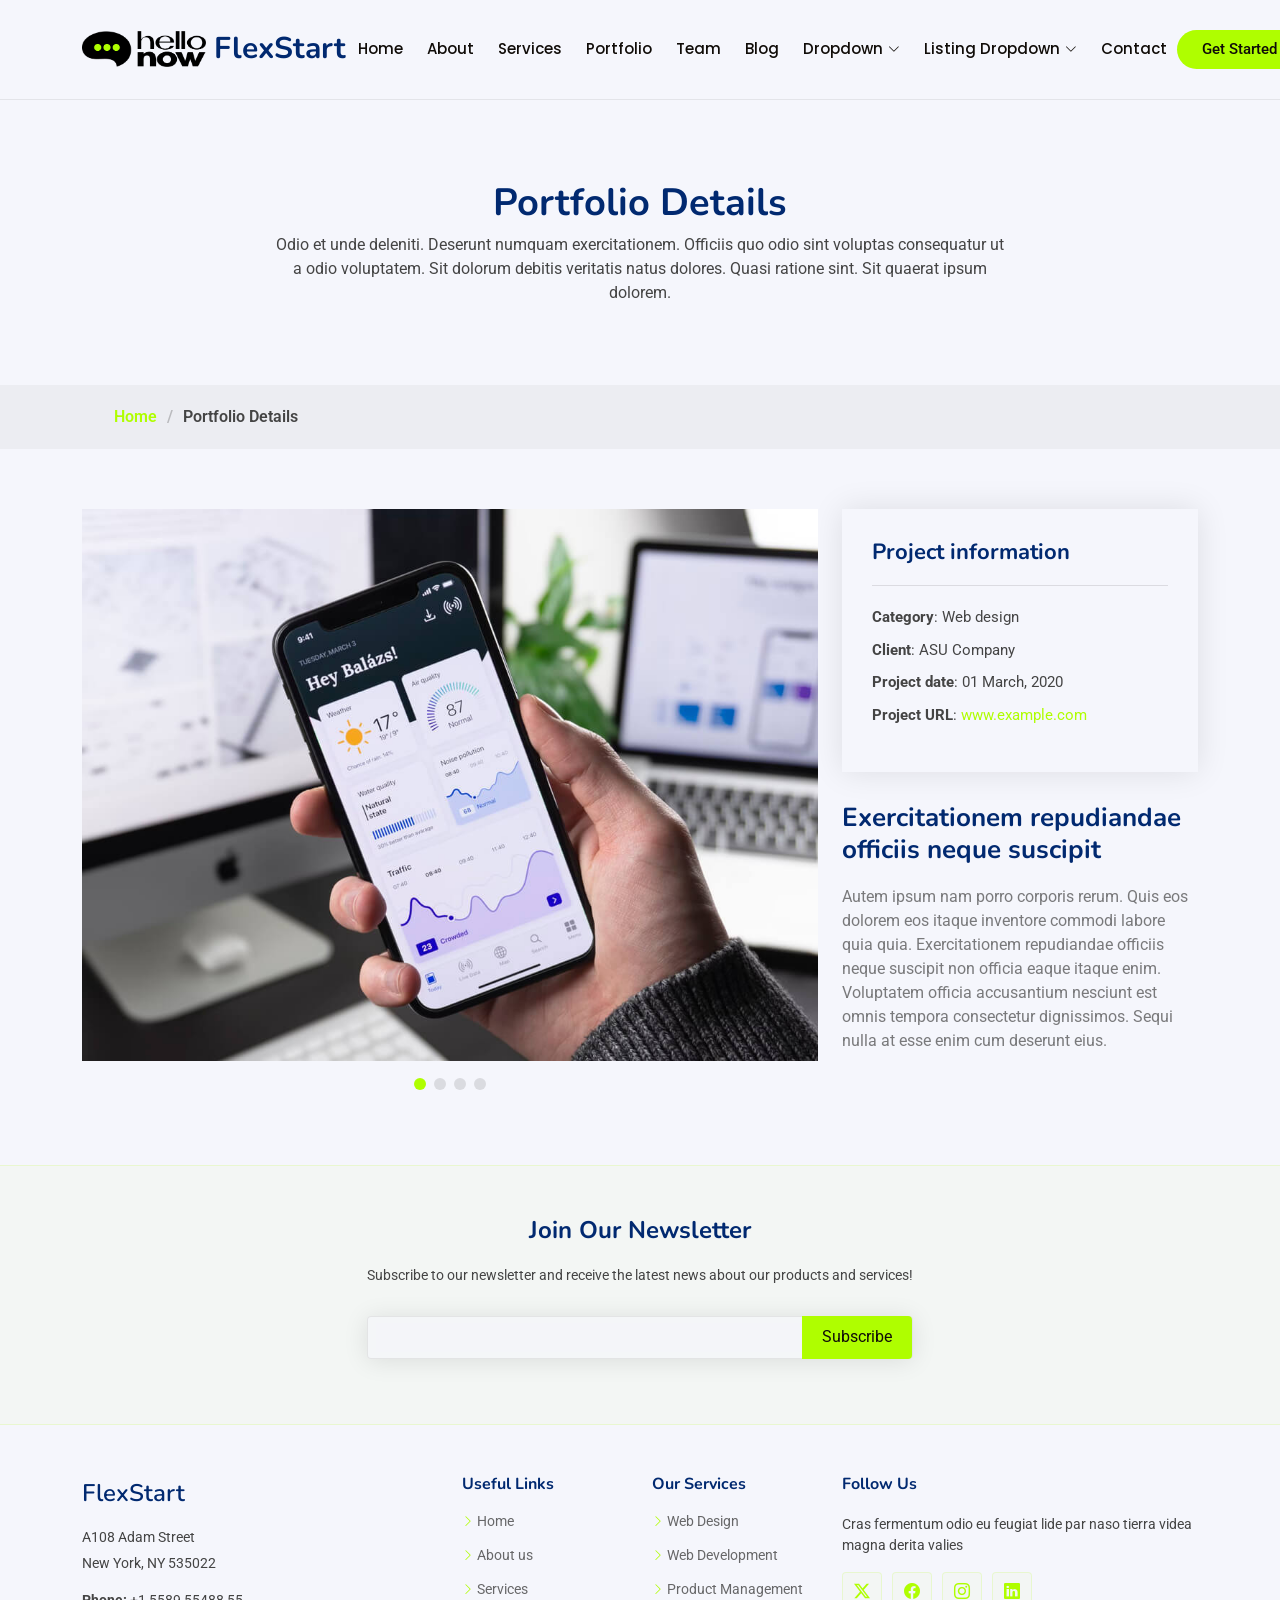
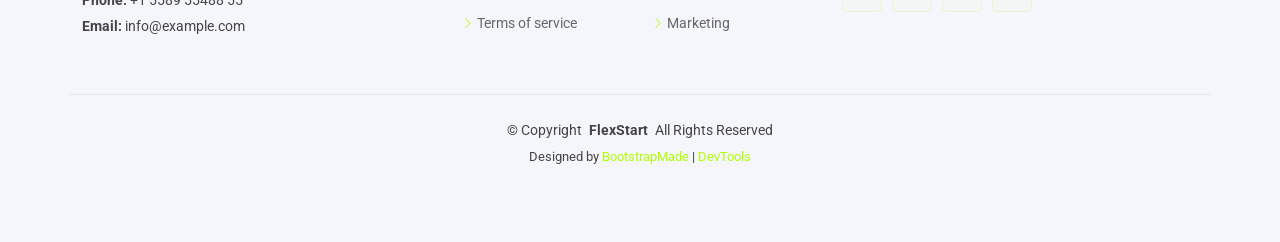
<file: portfolio-details.html>
<!DOCTYPE html>
<html lang="en">

<head>
  <meta charset="utf-8">
  <meta content="width=device-width, initial-scale=1.0" name="viewport">
  <title>Portfolio Details - FlexStart Bootstrap Template</title>
  <meta name="description" content="">
  <meta name="keywords" content="">

  <!-- Favicons -->
  <link href="assets/img/favicon.png" rel="icon">
  <link href="assets/img/apple-touch-icon.png" rel="apple-touch-icon">

  <!-- Fonts -->
  <link href="https://fonts.googleapis.com" rel="preconnect">
  <link href="https://fonts.gstatic.com" rel="preconnect" crossorigin>
  <link href="https://fonts.googleapis.com/css2?family=Roboto:ital,wght@0,100;0,300;0,400;0,500;0,700;0,900;1,100;1,300;1,400;1,500;1,700;1,900&family=Poppins:ital,wght@0,100;0,200;0,300;0,400;0,500;0,600;0,700;0,800;0,900;1,100;1,200;1,300;1,400;1,500;1,600;1,700;1,800;1,900&family=Nunito:ital,wght@0,200;0,300;0,400;0,500;0,600;0,700;0,800;0,900;1,200;1,300;1,400;1,500;1,600;1,700;1,800;1,900&display=swap" rel="stylesheet">

  <!-- Vendor CSS Files -->
  <link href="assets/vendor/bootstrap/css/bootstrap.min.css" rel="stylesheet">
  <link href="assets/vendor/bootstrap-icons/bootstrap-icons.css" rel="stylesheet">
  <link href="assets/vendor/aos/aos.css" rel="stylesheet">
  <link href="assets/vendor/glightbox/css/glightbox.min.css" rel="stylesheet">
  <link href="assets/vendor/swiper/swiper-bundle.min.css" rel="stylesheet">

  <!-- Main CSS File -->
  <link href="assets/css/main.css" rel="stylesheet">

  <!-- =======================================================
  * Template Name: FlexStart
  * Template URL: https://bootstrapmade.com/flexstart-bootstrap-startup-template/
  * Updated: Nov 01 2024 with Bootstrap v5.3.3
  * Author: BootstrapMade.com
  * License: https://bootstrapmade.com/license/
  ======================================================== -->
</head>

<body class="portfolio-details-page">

  <header id="header" class="header d-flex align-items-center sticky-top">
    <div class="container-fluid container-xl position-relative d-flex align-items-center">

      <a href="index.html" class="logo d-flex align-items-center me-auto">
        <!-- Uncomment the line below if you also wish to use an image logo -->
        <img src="assets/img/logo.png" alt="">
        <h1 class="sitename">FlexStart</h1>
      </a>

      <nav id="navmenu" class="navmenu">
        <ul>
          <li><a href="#hero">Home<br></a></li>
          <li><a href="#about">About</a></li>
          <li><a href="#services">Services</a></li>
          <li><a href="#portfolio">Portfolio</a></li>
          <li><a href="#team">Team</a></li>
          <li><a href="blog.html">Blog</a></li>
          <li class="dropdown"><a href="#"><span>Dropdown</span> <i class="bi bi-chevron-down toggle-dropdown"></i></a>
            <ul>
              <li><a href="#">Dropdown 1</a></li>
              <li class="dropdown"><a href="#"><span>Deep Dropdown</span> <i class="bi bi-chevron-down toggle-dropdown"></i></a>
                <ul>
                  <li><a href="#">Deep Dropdown 1</a></li>
                  <li><a href="#">Deep Dropdown 2</a></li>
                  <li><a href="#">Deep Dropdown 3</a></li>
                  <li><a href="#">Deep Dropdown 4</a></li>
                  <li><a href="#">Deep Dropdown 5</a></li>
                </ul>
              </li>
              <li><a href="#">Dropdown 2</a></li>
              <li><a href="#">Dropdown 3</a></li>
              <li><a href="#">Dropdown 4</a></li>
            </ul>
          </li>
          <li class="listing-dropdown"><a href="#"><span>Listing Dropdown</span> <i class="bi bi-chevron-down toggle-dropdown"></i></a>
            <ul>
              <li>
                <a href="#">Column 1 link 1</a>
                <a href="#">Column 1 link 2</a>
                <a href="#">Column 1 link 3</a>
              </li>
              <li>
                <a href="#">Column 2 link 1</a>
                <a href="#">Column 2 link 2</a>
                <a href="#">Column 3 link 3</a>
              </li>
              <li>
                <a href="#">Column 3 link 1</a>
                <a href="#">Column 3 link 2</a>
                <a href="#">Column 3 link 3</a>
              </li>
              <li>
                <a href="#">Column 4 link 1</a>
                <a href="#">Column 4 link 2</a>
                <a href="#">Column 4 link 3</a>
              </li>
              <li>
                <a href="#">Column 5 link 1</a>
                <a href="#">Column 5 link 2</a>
                <a href="#">Column 5 link 3</a>
              </li>
            </ul>
          </li>
          <li><a href="#contact">Contact</a></li>
        </ul>
        <i class="mobile-nav-toggle d-xl-none bi bi-list"></i>
      </nav>

      <a class="btn-signup flex-md-shrink-0" href="index.html#about">Get Started</a>

    </div>
  </header>

  <main class="main">

    <!-- Page Title -->
    <div class="page-title">
      <div class="heading">
        <div class="container">
          <div class="row d-flex justify-content-center text-center">
            <div class="col-lg-8">
              <h1>Portfolio Details</h1>
              <p class="mb-0">Odio et unde deleniti. Deserunt numquam exercitationem. Officiis quo odio sint voluptas consequatur ut a odio voluptatem. Sit dolorum debitis veritatis natus dolores. Quasi ratione sint. Sit quaerat ipsum dolorem.</p>
            </div>
          </div>
        </div>
      </div>
      <nav class="breadcrumbs">
        <div class="container">
          <ol>
            <li><a href="index.html">Home</a></li>
            <li class="current">Portfolio Details</li>
          </ol>
        </div>
      </nav>
    </div><!-- End Page Title -->

    <!-- Portfolio Details Section -->
    <section id="portfolio-details" class="portfolio-details section">

      <div class="container" data-aos="fade-up" data-aos-delay="100">

        <div class="row gy-4">

          <div class="col-lg-8">
            <div class="portfolio-details-slider swiper init-swiper">

              <script type="application/json" class="swiper-config">
                {
                  "loop": true,
                  "speed": 600,
                  "autoplay": {
                    "delay": 5000
                  },
                  "slidesPerView": "auto",
                  "pagination": {
                    "el": ".swiper-pagination",
                    "type": "bullets",
                    "clickable": true
                  }
                }
              </script>

              <div class="swiper-wrapper align-items-center">

                <div class="swiper-slide">
                  <img src="assets/img/portfolio/app-1.jpg" alt="">
                </div>

                <div class="swiper-slide">
                  <img src="assets/img/portfolio/product-1.jpg" alt="">
                </div>

                <div class="swiper-slide">
                  <img src="assets/img/portfolio/branding-1.jpg" alt="">
                </div>

                <div class="swiper-slide">
                  <img src="assets/img/portfolio/books-1.jpg" alt="">
                </div>

              </div>
              <div class="swiper-pagination"></div>
            </div>
          </div>

          <div class="col-lg-4">
            <div class="portfolio-info" data-aos="fade-up" data-aos-delay="200">
              <h3>Project information</h3>
              <ul>
                <li><strong>Category</strong>: Web design</li>
                <li><strong>Client</strong>: ASU Company</li>
                <li><strong>Project date</strong>: 01 March, 2020</li>
                <li><strong>Project URL</strong>: <a href="#">www.example.com</a></li>
              </ul>
            </div>
            <div class="portfolio-description" data-aos="fade-up" data-aos-delay="300">
              <h2>Exercitationem repudiandae officiis neque suscipit</h2>
              <p>
                Autem ipsum nam porro corporis rerum. Quis eos dolorem eos itaque inventore commodi labore quia quia. Exercitationem repudiandae officiis neque suscipit non officia eaque itaque enim. Voluptatem officia accusantium nesciunt est omnis tempora consectetur dignissimos. Sequi nulla at esse enim cum deserunt eius.
              </p>
            </div>
          </div>

        </div>

      </div>

    </section><!-- /Portfolio Details Section -->

  </main>

  <footer id="footer" class="footer">

    <div class="footer-newsletter">
      <div class="container">
        <div class="row justify-content-center text-center">
          <div class="col-lg-6">
            <h4>Join Our Newsletter</h4>
            <p>Subscribe to our newsletter and receive the latest news about our products and services!</p>
            <form action="forms/newsletter.php" method="post" class="php-email-form">
              <div class="newsletter-form"><input type="email" name="email"><input type="submit" value="Subscribe"></div>
              <div class="loading">Loading</div>
              <div class="error-message"></div>
              <div class="sent-message">Your subscription request has been sent. Thank you!</div>
            </form>
          </div>
        </div>
      </div>
    </div>

    <div class="container footer-top">
      <div class="row gy-4">
        <div class="col-lg-4 col-md-6 footer-about">
          <a href="index.html" class="d-flex align-items-center">
            <span class="sitename">FlexStart</span>
          </a>
          <div class="footer-contact pt-3">
            <p>A108 Adam Street</p>
            <p>New York, NY 535022</p>
            <p class="mt-3"><strong>Phone:</strong> <span>+1 5589 55488 55</span></p>
            <p><strong>Email:</strong> <span>info@example.com</span></p>
          </div>
        </div>

        <div class="col-lg-2 col-md-3 footer-links">
          <h4>Useful Links</h4>
          <ul>
            <li><i class="bi bi-chevron-right"></i> <a href="#">Home</a></li>
            <li><i class="bi bi-chevron-right"></i> <a href="#">About us</a></li>
            <li><i class="bi bi-chevron-right"></i> <a href="#">Services</a></li>
            <li><i class="bi bi-chevron-right"></i> <a href="#">Terms of service</a></li>
          </ul>
        </div>

        <div class="col-lg-2 col-md-3 footer-links">
          <h4>Our Services</h4>
          <ul>
            <li><i class="bi bi-chevron-right"></i> <a href="#">Web Design</a></li>
            <li><i class="bi bi-chevron-right"></i> <a href="#">Web Development</a></li>
            <li><i class="bi bi-chevron-right"></i> <a href="#">Product Management</a></li>
            <li><i class="bi bi-chevron-right"></i> <a href="#">Marketing</a></li>
          </ul>
        </div>

        <div class="col-lg-4 col-md-12">
          <h4>Follow Us</h4>
          <p>Cras fermentum odio eu feugiat lide par naso tierra videa magna derita valies</p>
          <div class="social-links d-flex">
            <a href=""><i class="bi bi-twitter-x"></i></a>
            <a href=""><i class="bi bi-facebook"></i></a>
            <a href=""><i class="bi bi-instagram"></i></a>
            <a href=""><i class="bi bi-linkedin"></i></a>
          </div>
        </div>

      </div>
    </div>

    <div class="container copyright text-center mt-4">
      <p>© <span>Copyright</span> <strong class="px-1 sitename">FlexStart</strong> <span>All Rights Reserved</span></p>
      <div class="credits">
        <!-- All the links in the footer should remain intact. -->
        <!-- You can delete the links only if you've purchased the pro version. -->
        <!-- Licensing information: https://bootstrapmade.com/license/ -->
        <!-- Purchase the pro version with working PHP/AJAX contact form: [buy-url] -->
        Designed by <a href="https://bootstrapmade.com/">BootstrapMade</a> | <a href="https://bootstrapmade.com/tools/">DevTools</a>
      </div>
    </div>

  </footer>

  <!-- Scroll Top -->
  <a href="#" id="scroll-top" class="scroll-top d-flex align-items-center justify-content-center"><i class="bi bi-arrow-up-short"></i></a>

  <!-- Vendor JS Files -->
  <script src="assets/vendor/bootstrap/js/bootstrap.bundle.min.js"></script>
  <script src="assets/vendor/php-email-form/validate.js"></script>
  <script src="assets/vendor/aos/aos.js"></script>
  <script src="assets/vendor/glightbox/js/glightbox.min.js"></script>
  <script src="assets/vendor/purecounter/purecounter_vanilla.js"></script>
  <script src="assets/vendor/imagesloaded/imagesloaded.pkgd.min.js"></script>
  <script src="assets/vendor/isotope-layout/isotope.pkgd.min.js"></script>
  <script src="assets/vendor/swiper/swiper-bundle.min.js"></script>

  <!-- Main JS File -->
  <script src="assets/js/main.js"></script>

</body>

</html>
</file>
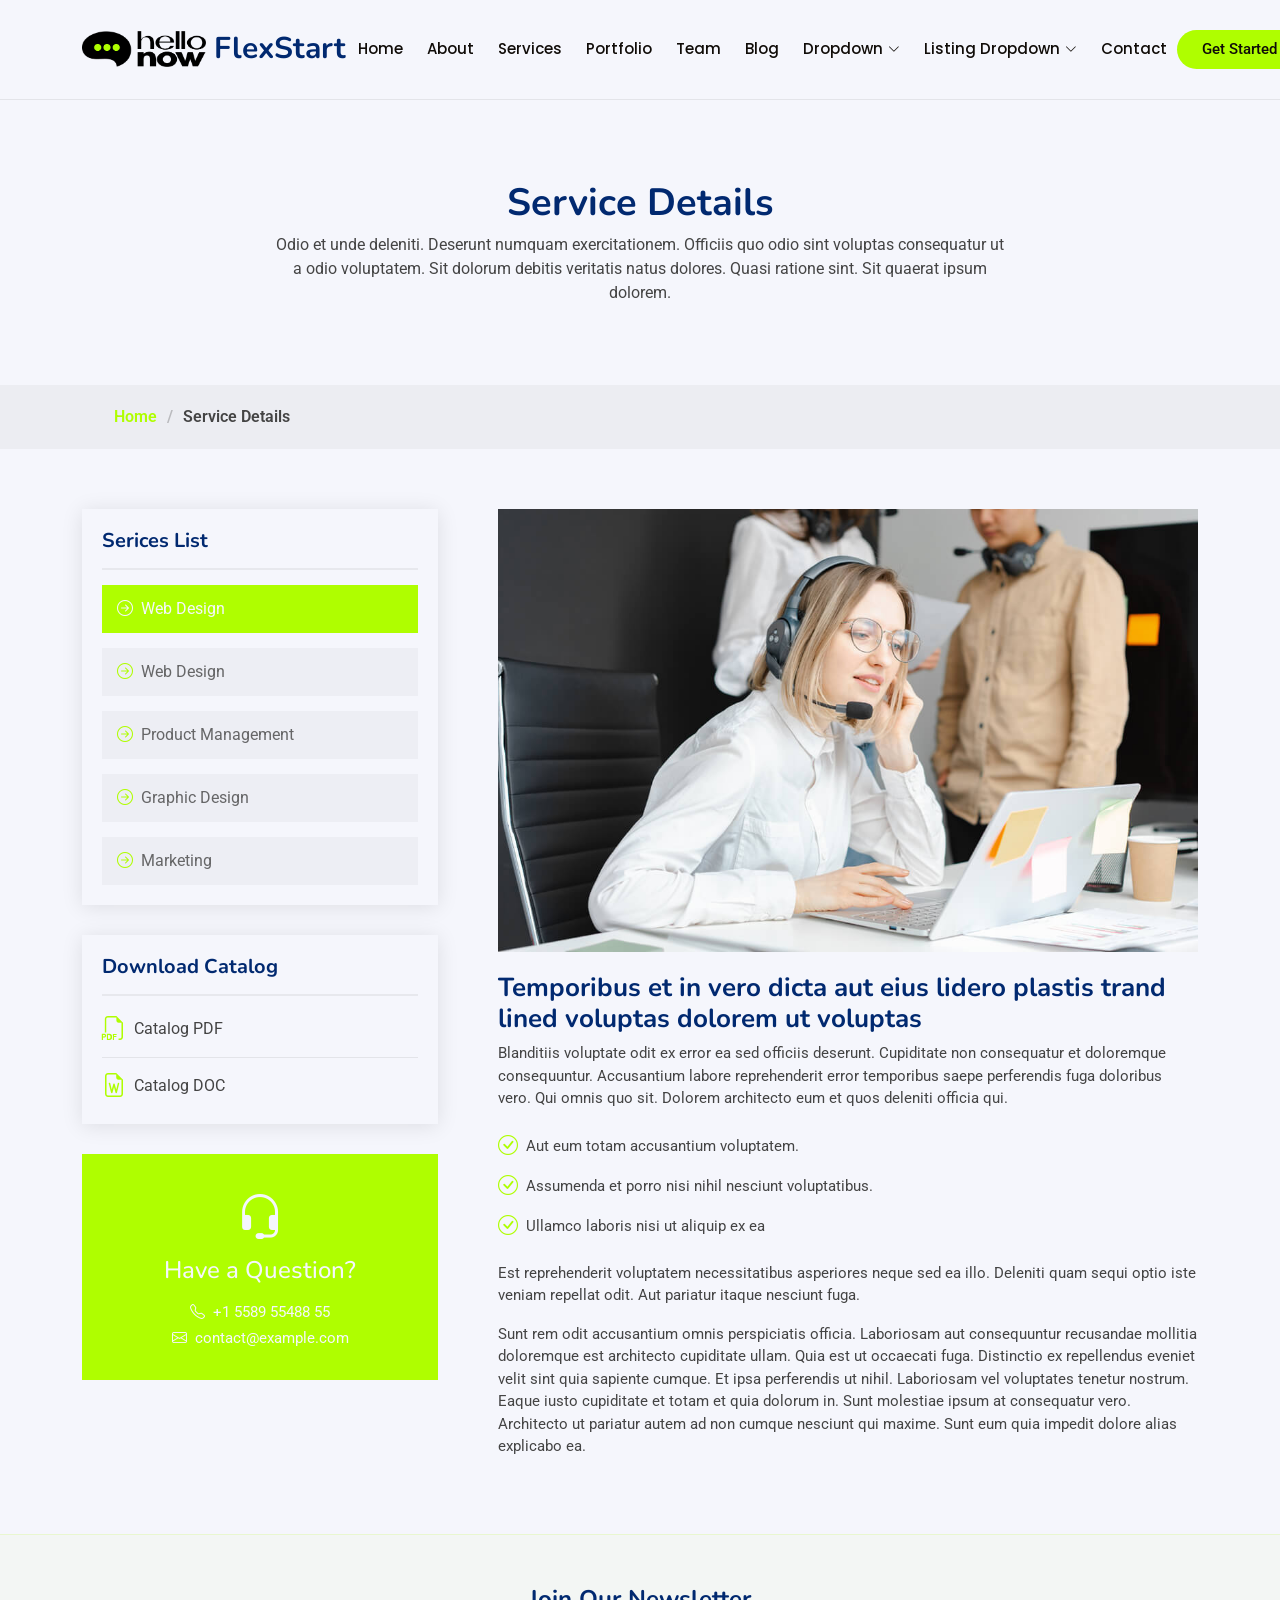
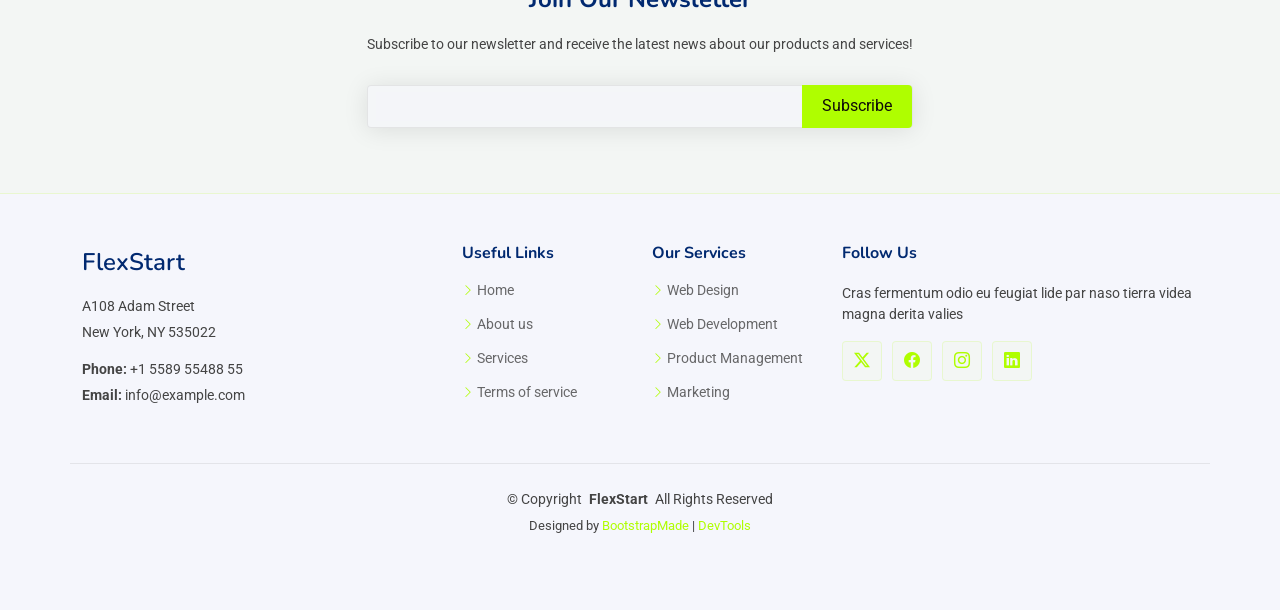
<file: service-details.html>
<!DOCTYPE html>
<html lang="en">

<head>
  <meta charset="utf-8">
  <meta content="width=device-width, initial-scale=1.0" name="viewport">
  <title>Service Details - FlexStart Bootstrap Template</title>
  <meta name="description" content="">
  <meta name="keywords" content="">

  <!-- Favicons -->
  <link href="assets/img/favicon.png" rel="icon">
  <link href="assets/img/apple-touch-icon.png" rel="apple-touch-icon">

  <!-- Fonts -->
  <link href="https://fonts.googleapis.com" rel="preconnect">
  <link href="https://fonts.gstatic.com" rel="preconnect" crossorigin>
  <link href="https://fonts.googleapis.com/css2?family=Roboto:ital,wght@0,100;0,300;0,400;0,500;0,700;0,900;1,100;1,300;1,400;1,500;1,700;1,900&family=Poppins:ital,wght@0,100;0,200;0,300;0,400;0,500;0,600;0,700;0,800;0,900;1,100;1,200;1,300;1,400;1,500;1,600;1,700;1,800;1,900&family=Nunito:ital,wght@0,200;0,300;0,400;0,500;0,600;0,700;0,800;0,900;1,200;1,300;1,400;1,500;1,600;1,700;1,800;1,900&display=swap" rel="stylesheet">

  <!-- Vendor CSS Files -->
  <link href="assets/vendor/bootstrap/css/bootstrap.min.css" rel="stylesheet">
  <link href="assets/vendor/bootstrap-icons/bootstrap-icons.css" rel="stylesheet">
  <link href="assets/vendor/aos/aos.css" rel="stylesheet">
  <link href="assets/vendor/glightbox/css/glightbox.min.css" rel="stylesheet">
  <link href="assets/vendor/swiper/swiper-bundle.min.css" rel="stylesheet">

  <!-- Main CSS File -->
  <link href="assets/css/main.css" rel="stylesheet">

  <!-- =======================================================
  * Template Name: FlexStart
  * Template URL: https://bootstrapmade.com/flexstart-bootstrap-startup-template/
  * Updated: Nov 01 2024 with Bootstrap v5.3.3
  * Author: BootstrapMade.com
  * License: https://bootstrapmade.com/license/
  ======================================================== -->
</head>

<body class="service-details-page">

  <header id="header" class="header d-flex align-items-center sticky-top">
    <div class="container-fluid container-xl position-relative d-flex align-items-center">

      <a href="index.html" class="logo d-flex align-items-center me-auto">
        <!-- Uncomment the line below if you also wish to use an image logo -->
        <img src="assets/img/logo.png" alt="">
        <h1 class="sitename">FlexStart</h1>
      </a>

      <nav id="navmenu" class="navmenu">
        <ul>
          <li><a href="#hero">Home<br></a></li>
          <li><a href="#about">About</a></li>
          <li><a href="#services">Services</a></li>
          <li><a href="#portfolio">Portfolio</a></li>
          <li><a href="#team">Team</a></li>
          <li><a href="blog.html">Blog</a></li>
          <li class="dropdown"><a href="#"><span>Dropdown</span> <i class="bi bi-chevron-down toggle-dropdown"></i></a>
            <ul>
              <li><a href="#">Dropdown 1</a></li>
              <li class="dropdown"><a href="#"><span>Deep Dropdown</span> <i class="bi bi-chevron-down toggle-dropdown"></i></a>
                <ul>
                  <li><a href="#">Deep Dropdown 1</a></li>
                  <li><a href="#">Deep Dropdown 2</a></li>
                  <li><a href="#">Deep Dropdown 3</a></li>
                  <li><a href="#">Deep Dropdown 4</a></li>
                  <li><a href="#">Deep Dropdown 5</a></li>
                </ul>
              </li>
              <li><a href="#">Dropdown 2</a></li>
              <li><a href="#">Dropdown 3</a></li>
              <li><a href="#">Dropdown 4</a></li>
            </ul>
          </li>
          <li class="listing-dropdown"><a href="#"><span>Listing Dropdown</span> <i class="bi bi-chevron-down toggle-dropdown"></i></a>
            <ul>
              <li>
                <a href="#">Column 1 link 1</a>
                <a href="#">Column 1 link 2</a>
                <a href="#">Column 1 link 3</a>
              </li>
              <li>
                <a href="#">Column 2 link 1</a>
                <a href="#">Column 2 link 2</a>
                <a href="#">Column 3 link 3</a>
              </li>
              <li>
                <a href="#">Column 3 link 1</a>
                <a href="#">Column 3 link 2</a>
                <a href="#">Column 3 link 3</a>
              </li>
              <li>
                <a href="#">Column 4 link 1</a>
                <a href="#">Column 4 link 2</a>
                <a href="#">Column 4 link 3</a>
              </li>
              <li>
                <a href="#">Column 5 link 1</a>
                <a href="#">Column 5 link 2</a>
                <a href="#">Column 5 link 3</a>
              </li>
            </ul>
          </li>
          <li><a href="#contact">Contact</a></li>
        </ul>
        <i class="mobile-nav-toggle d-xl-none bi bi-list"></i>
      </nav>

      <a class="btn-signup flex-md-shrink-0" href="index.html#about">Get Started</a>

    </div>
  </header>

  <main class="main">

    <!-- Page Title -->
    <div class="page-title">
      <div class="heading">
        <div class="container">
          <div class="row d-flex justify-content-center text-center">
            <div class="col-lg-8">
              <h1>Service Details</h1>
              <p class="mb-0">Odio et unde deleniti. Deserunt numquam exercitationem. Officiis quo odio sint voluptas consequatur ut a odio voluptatem. Sit dolorum debitis veritatis natus dolores. Quasi ratione sint. Sit quaerat ipsum dolorem.</p>
            </div>
          </div>
        </div>
      </div>
      <nav class="breadcrumbs">
        <div class="container">
          <ol>
            <li><a href="index.html">Home</a></li>
            <li class="current">Service Details</li>
          </ol>
        </div>
      </nav>
    </div><!-- End Page Title -->

    <!-- Service Details Section -->
    <section id="service-details" class="service-details section">

      <div class="container">

        <div class="row gy-5">

          <div class="col-lg-4" data-aos="fade-up" data-aos-delay="100">

            <div class="service-box">
              <h4>Serices List</h4>
              <div class="services-list">
                <a href="#" class="active"><i class="bi bi-arrow-right-circle"></i><span>Web Design</span></a>
                <a href="#"><i class="bi bi-arrow-right-circle"></i><span>Web Design</span></a>
                <a href="#"><i class="bi bi-arrow-right-circle"></i><span>Product Management</span></a>
                <a href="#"><i class="bi bi-arrow-right-circle"></i><span>Graphic Design</span></a>
                <a href="#"><i class="bi bi-arrow-right-circle"></i><span>Marketing</span></a>
              </div>
            </div><!-- End Services List -->

            <div class="service-box">
              <h4>Download Catalog</h4>
              <div class="download-catalog">
                <a href="#"><i class="bi bi-filetype-pdf"></i><span>Catalog PDF</span></a>
                <a href="#"><i class="bi bi-file-earmark-word"></i><span>Catalog DOC</span></a>
              </div>
            </div><!-- End Services List -->

            <div class="help-box d-flex flex-column justify-content-center align-items-center">
              <i class="bi bi-headset help-icon"></i>
              <h4>Have a Question?</h4>
              <p class="d-flex align-items-center mt-2 mb-0"><i class="bi bi-telephone me-2"></i> <span>+1 5589 55488 55</span></p>
              <p class="d-flex align-items-center mt-1 mb-0"><i class="bi bi-envelope me-2"></i> <a href="mailto:contact@example.com">contact@example.com</a></p>
            </div>

          </div>

          <div class="col-lg-8 ps-lg-5" data-aos="fade-up" data-aos-delay="200">
            <img src="assets/img/services.jpg" alt="" class="img-fluid services-img">
            <h3>Temporibus et in vero dicta aut eius lidero plastis trand lined voluptas dolorem ut voluptas</h3>
            <p>
              Blanditiis voluptate odit ex error ea sed officiis deserunt. Cupiditate non consequatur et doloremque consequuntur. Accusantium labore reprehenderit error temporibus saepe perferendis fuga doloribus vero. Qui omnis quo sit. Dolorem architecto eum et quos deleniti officia qui.
            </p>
            <ul>
              <li><i class="bi bi-check-circle"></i> <span>Aut eum totam accusantium voluptatem.</span></li>
              <li><i class="bi bi-check-circle"></i> <span>Assumenda et porro nisi nihil nesciunt voluptatibus.</span></li>
              <li><i class="bi bi-check-circle"></i> <span>Ullamco laboris nisi ut aliquip ex ea</span></li>
            </ul>
            <p>
              Est reprehenderit voluptatem necessitatibus asperiores neque sed ea illo. Deleniti quam sequi optio iste veniam repellat odit. Aut pariatur itaque nesciunt fuga.
            </p>
            <p>
              Sunt rem odit accusantium omnis perspiciatis officia. Laboriosam aut consequuntur recusandae mollitia doloremque est architecto cupiditate ullam. Quia est ut occaecati fuga. Distinctio ex repellendus eveniet velit sint quia sapiente cumque. Et ipsa perferendis ut nihil. Laboriosam vel voluptates tenetur nostrum. Eaque iusto cupiditate et totam et quia dolorum in. Sunt molestiae ipsum at consequatur vero. Architecto ut pariatur autem ad non cumque nesciunt qui maxime. Sunt eum quia impedit dolore alias explicabo ea.
            </p>
          </div>

        </div>

      </div>

    </section><!-- /Service Details Section -->

  </main>

  <footer id="footer" class="footer">

    <div class="footer-newsletter">
      <div class="container">
        <div class="row justify-content-center text-center">
          <div class="col-lg-6">
            <h4>Join Our Newsletter</h4>
            <p>Subscribe to our newsletter and receive the latest news about our products and services!</p>
            <form action="forms/newsletter.php" method="post" class="php-email-form">
              <div class="newsletter-form"><input type="email" name="email"><input type="submit" value="Subscribe"></div>
              <div class="loading">Loading</div>
              <div class="error-message"></div>
              <div class="sent-message">Your subscription request has been sent. Thank you!</div>
            </form>
          </div>
        </div>
      </div>
    </div>

    <div class="container footer-top">
      <div class="row gy-4">
        <div class="col-lg-4 col-md-6 footer-about">
          <a href="index.html" class="d-flex align-items-center">
            <span class="sitename">FlexStart</span>
          </a>
          <div class="footer-contact pt-3">
            <p>A108 Adam Street</p>
            <p>New York, NY 535022</p>
            <p class="mt-3"><strong>Phone:</strong> <span>+1 5589 55488 55</span></p>
            <p><strong>Email:</strong> <span>info@example.com</span></p>
          </div>
        </div>

        <div class="col-lg-2 col-md-3 footer-links">
          <h4>Useful Links</h4>
          <ul>
            <li><i class="bi bi-chevron-right"></i> <a href="#">Home</a></li>
            <li><i class="bi bi-chevron-right"></i> <a href="#">About us</a></li>
            <li><i class="bi bi-chevron-right"></i> <a href="#">Services</a></li>
            <li><i class="bi bi-chevron-right"></i> <a href="#">Terms of service</a></li>
          </ul>
        </div>

        <div class="col-lg-2 col-md-3 footer-links">
          <h4>Our Services</h4>
          <ul>
            <li><i class="bi bi-chevron-right"></i> <a href="#">Web Design</a></li>
            <li><i class="bi bi-chevron-right"></i> <a href="#">Web Development</a></li>
            <li><i class="bi bi-chevron-right"></i> <a href="#">Product Management</a></li>
            <li><i class="bi bi-chevron-right"></i> <a href="#">Marketing</a></li>
          </ul>
        </div>

        <div class="col-lg-4 col-md-12">
          <h4>Follow Us</h4>
          <p>Cras fermentum odio eu feugiat lide par naso tierra videa magna derita valies</p>
          <div class="social-links d-flex">
            <a href=""><i class="bi bi-twitter-x"></i></a>
            <a href=""><i class="bi bi-facebook"></i></a>
            <a href=""><i class="bi bi-instagram"></i></a>
            <a href=""><i class="bi bi-linkedin"></i></a>
          </div>
        </div>

      </div>
    </div>

    <div class="container copyright text-center mt-4">
      <p>© <span>Copyright</span> <strong class="px-1 sitename">FlexStart</strong> <span>All Rights Reserved</span></p>
      <div class="credits">
        <!-- All the links in the footer should remain intact. -->
        <!-- You can delete the links only if you've purchased the pro version. -->
        <!-- Licensing information: https://bootstrapmade.com/license/ -->
        <!-- Purchase the pro version with working PHP/AJAX contact form: [buy-url] -->
        Designed by <a href="https://bootstrapmade.com/">BootstrapMade</a> | <a href="https://bootstrapmade.com/tools/">DevTools</a>
      </div>
    </div>

  </footer>

  <!-- Scroll Top -->
  <a href="#" id="scroll-top" class="scroll-top d-flex align-items-center justify-content-center"><i class="bi bi-arrow-up-short"></i></a>

  <!-- Vendor JS Files -->
  <script src="assets/vendor/bootstrap/js/bootstrap.bundle.min.js"></script>
  <script src="assets/vendor/php-email-form/validate.js"></script>
  <script src="assets/vendor/aos/aos.js"></script>
  <script src="assets/vendor/glightbox/js/glightbox.min.js"></script>
  <script src="assets/vendor/purecounter/purecounter_vanilla.js"></script>
  <script src="assets/vendor/imagesloaded/imagesloaded.pkgd.min.js"></script>
  <script src="assets/vendor/isotope-layout/isotope.pkgd.min.js"></script>
  <script src="assets/vendor/swiper/swiper-bundle.min.js"></script>

  <!-- Main JS File -->
  <script src="assets/js/main.js"></script>

</body>

</html>
</file>
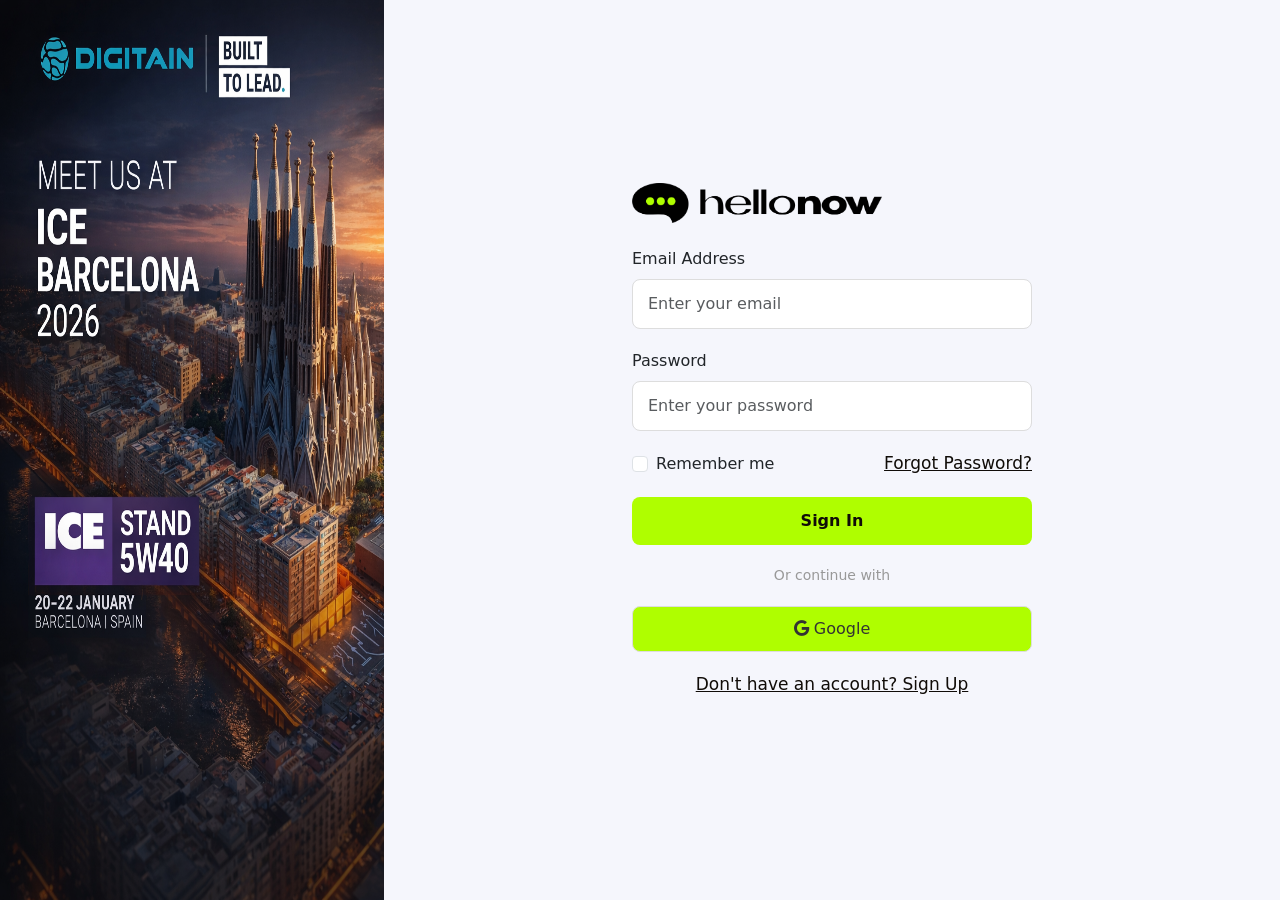
<file: signin.html>
<!DOCTYPE html>
<html lang="en">
<head>
    <meta charset="UTF-8">
    <meta name="viewport" content="width=device-width, initial-scale=1.0">
    <title>Sign In</title>
    <meta name="description" content="Sign in to your account">
    
    <link href="https://cdn.jsdelivr.net/npm/bootstrap@5.3.0/dist/css/bootstrap.min.css" rel="stylesheet">
    <link href="https://cdnjs.cloudflare.com/ajax/libs/font-awesome/6.4.0/css/all.min.css" rel="stylesheet">
    <style>
        body, html {
            height: 100%;
            margin: 0;
        }
        .signin-container {
            display: flex;
            height: 100vh;
        }
        .signin-left {
            width: 30%;
            min-height: 100vh;
            background-image: url('assets/img/loginbanner.png');
            background-repeat: no-repeat;
            background-position: center;
            background-size: 100% 100%;
        }
        .signin-right {
            width: 70%;
            display: flex;
            align-items: center;
            justify-content: center;
            background-color: #F5F6FC;
            padding: 20px;
        }
        .signin-form {
            width: 100%;
            max-width: 400px;
        }
        .signin-form h2 {
            margin-bottom: 30px;
            font-weight: 700;
            color: #333;
        }
        .form-group {
            margin-bottom: 20px;
        }
        .form-control {
            border-radius: 8px;
            padding: 12px 15px;
            border: 1px solid #ddd;
        }
        .form-control:focus {
            border-color: #affe00;
            box-shadow: 0 0 0 0.2rem rgba(102, 126, 234, 0.25);
        }
        .form-check {
            margin-bottom: 20px;
        }
        .forgot-password {
            text-align: right;
            margin-bottom: 20px;
        }
        .forgot-password a {
            color: #100C08;
            text-decoration: none;
            font-size: 14px;
        }
        .forgot-password a:hover {
            text-decoration: underline;
        }
        .btn-signin {
            width: 100%;
            padding: 12px;
            border-radius: 8px;
            background: #affe00;
            border: none;
            color: #100C08;
            font-weight: 600;
            margin-top: 20px;
            
        }
        .btn-signin:hover {
            opacity: 0.9;
        }
        .divider {
            text-align: center;
            margin: 20px 0;
            color: #999;
            font-size: 14px;
        }
        .sso-buttons {
            display: flex;
            gap: 10px;
        }
        .btn-sso {
            flex: 1;
            padding: 10px;
            border-radius: 8px;
            border: 1px solid #ddd;
            background: #affe00;
            color: #333;
            font-weight: 500;
            cursor: pointer;
            transition: all 0.3s;
        }
        .btn-sso:hover {
            background-color: #f0f0f0;
        }

        .forgot_password  {
                color: #100C08;
                font-size: 17px;
        }
        
    </style>
</head>
<body>
    <div class="signin-container">
        <div class="signin-left"></div>
        <div class="signin-right">
                
            <form class="signin-form" id="loginForm">
                <a href="index.html" class="logo d-flex align-items-center">
                <img src="assets/img/Horizontal logo.png" alt="Logo" class="mb-4" style="width: 250px;">                
                </a>
                <div class="form-group">
                    <label for="email" class="form-label">Email Address</label>
                    <input type="email" class="form-control" id="email" placeholder="Enter your email" required>
                </div>

                <div class="form-group">
                    <label for="password" class="form-label">Password</label>
                    <input type="password" class="form-control" id="password" placeholder="Enter your password" required>
                    <div id="errorMessage" style="color: red; font-size: 14px; margin-top: 5px; display: none;">
                        Wrong email or password.
                    </div>
                </div>

                <div class="d-flex justify-content-between align-items-center">
                    <div class="form-check mb-0">
                        <input class="form-check-input" type="checkbox" id="remember" value="">
                        <label class="form-check-label" for="remember">Remember me</label>
                    </div>
                    <a href="#" class="forgot_password">Forgot Password?</a>
                </div>

                <button type="submit" class="btn-signin">Sign In</button>

                <div class="divider">Or continue with</div>

                <div class="sso-buttons">
                    <button type="button" class="btn-sso">
                        <i class="fab fa-google"></i> Google
                    </button>
                </div>
                
                <div class="divider"> 
                    <a href="#" class="forgot_password"> Don't have an account? Sign Up</a>
                </div>
            </form>

            <script>
                document.getElementById('loginForm').addEventListener('submit', function(event) {
                    // 1. Prevent the form from refreshing the page
                    event.preventDefault();

                    // 2. Get the input values
                    const email = document.getElementById('email').value;
                    const password = document.getElementById('password').value;
                    const errorDiv = document.getElementById('errorMessage');

                    // 3. Validation Logic
                    if (email === 'test@test.com' && password === 'test') {
                        // Success: Redirect to "X" page (replace 'dashboard.html' with your actual URL)
                        window.location.href = 'underConstruction.html'; 
                    } else {
                        // Failure: Show the error message
                        errorDiv.style.display = 'block';
                        
                        // Optional: Shake effect or highlight border
                        document.getElementById('password').style.borderColor = 'red';
                    }
                });
            </script>
        </div>
    </div>

    <script src="https://cdn.jsdelivr.net/npm/bootstrap@5.3.0/dist/js/bootstrap.bundle.min.js"></script>

    <!--Start of Tawk.to Script-->
        <script type="text/javascript">
        var Tawk_API=Tawk_API||{}, Tawk_LoadStart=new Date();
        (function(){
        var s1=document.createElement("script"),s0=document.getElementsByTagName("script")[0];
        s1.async=true;
        s1.src='https://embed.tawk.to/69b148278db2331c379cd00f/1jje83mj2';
        s1.charset='UTF-8';
        s1.setAttribute('crossorigin','*');
        s0.parentNode.insertBefore(s1,s0);
        })();
        </script>
        <!--End of Tawk.to Script-->
</body>
</html>
</file>
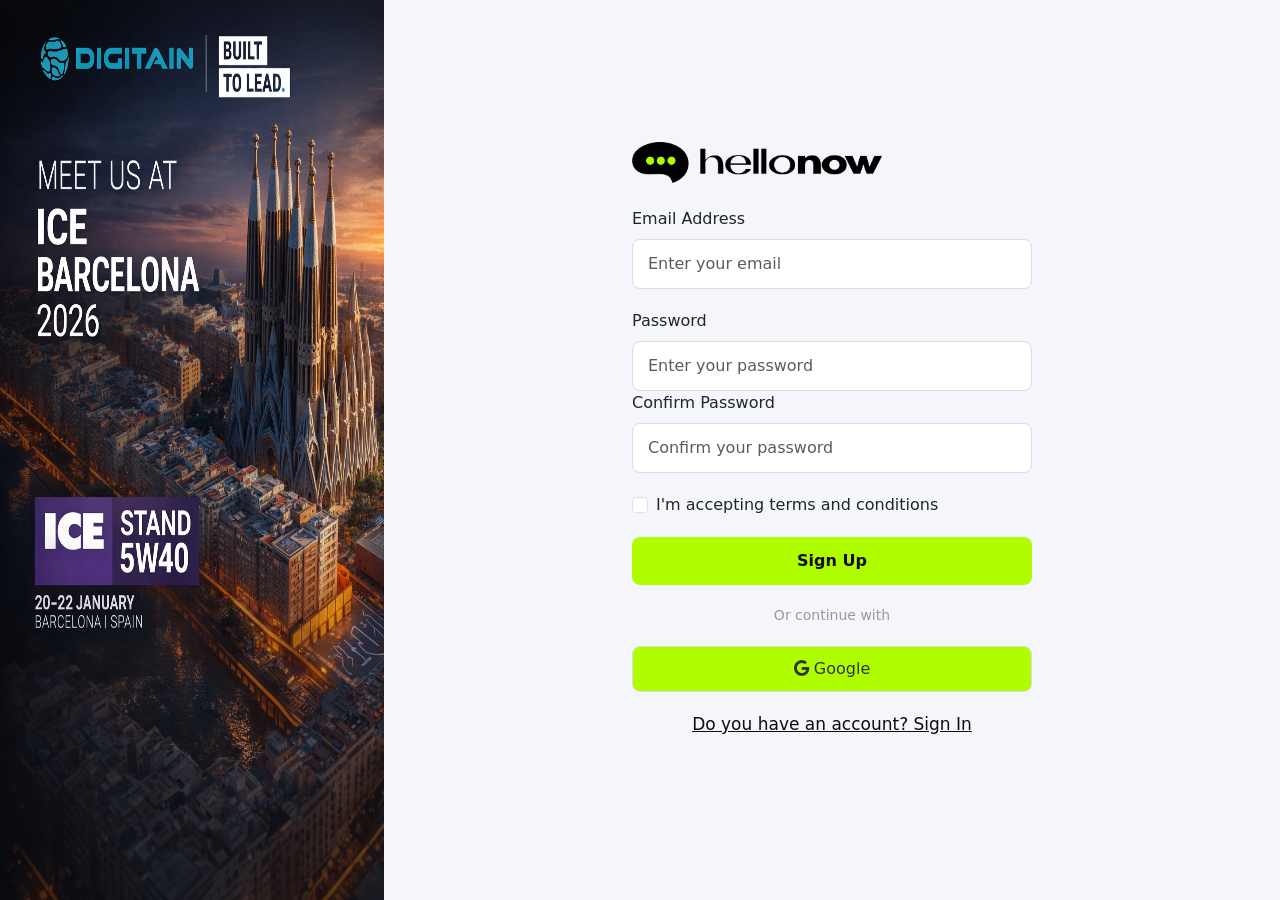
<file: signup.html>
<!DOCTYPE html>
<html lang="en">
<head>
    <meta charset="UTF-8">
    <meta name="viewport" content="width=device-width, initial-scale=1.0">
    <title>Sign In</title>
    <meta name="description" content="Sign in to your account">
    
    <link href="https://cdn.jsdelivr.net/npm/bootstrap@5.3.0/dist/css/bootstrap.min.css" rel="stylesheet">
    <link href="https://cdnjs.cloudflare.com/ajax/libs/font-awesome/6.4.0/css/all.min.css" rel="stylesheet">
    <style>
        body, html {
            height: 100%;
            margin: 0;
        }
        .signin-container {
            display: flex;
            height: 100vh;
        }
        .signin-left {
            width: 30%;
            min-height: 100vh;
            background-image: url('assets/img/loginbanner.png');
            background-repeat: no-repeat;
            background-position: center;
            background-size: 100% 100%;
        }
        .signin-right {
            width: 70%;
            display: flex;
            align-items: center;
            justify-content: center;
            background-color: #F5F6FC;
            padding: 20px;
        }
        .signin-form {
            width: 100%;
            max-width: 400px;
        }
        .signin-form h2 {
            margin-bottom: 30px;
            font-weight: 700;
            color: #333;
        }
        .form-group {
            margin-bottom: 20px;
        }
        .form-control {
            border-radius: 8px;
            padding: 12px 15px;
            border: 1px solid #ddd;
        }
        .form-control:focus {
            border-color: #affe00;
            box-shadow: 0 0 0 0.2rem rgba(102, 126, 234, 0.25);
        }
        .form-check {
            margin-bottom: 20px;
        }
        .forgot-password {
            text-align: right;
            margin-bottom: 20px;
        }
        .forgot-password a {
            color: #100C08;
            text-decoration: none;
            font-size: 14px;
        }
        .forgot-password a:hover {
            text-decoration: underline;
        }
        .btn-signin {
            width: 100%;
            padding: 12px;
            border-radius: 8px;
            background: #affe00;
            border: none;
            color: #100C08;
            font-weight: 600;
            margin-top: 20px;
            
        }
        .btn-signin:hover {
            opacity: 0.9;
        }
        .divider {
            text-align: center;
            margin: 20px 0;
            color: #999;
            font-size: 14px;
        }
        .sso-buttons {
            display: flex;
            gap: 10px;
        }
        .btn-sso {
            flex: 1;
            padding: 10px;
            border-radius: 8px;
            border: 1px solid #ddd;
            background: #affe00;
            color: #333;
            font-weight: 500;
            cursor: pointer;
            transition: all 0.3s;
        }
        .btn-sso:hover {
            background-color: #f0f0f0;
        }

        .forgot_password  {
                color: #100C08;
                font-size: 17px;
        }
        
    </style>
</head>
<body>
    <div class="signin-container">
        <div class="signin-left"></div>
        <div class="signin-right">
                
            <form class="signin-form" id="loginForm">
                <a href="index.html" class="logo d-flex align-items-center">
                <img src="assets/img/Horizontal logo.png" alt="Logo" class="mb-4" style="width: 250px;">                
                </a>            
                
                <div class="form-group">
                    <label for="email" class="form-label">Email Address</label>
                    <input type="email" class="form-control" id="email" placeholder="Enter your email" required>
                </div>

                <div class="form-group">
                    <label for="password" class="form-label">Password</label>
                    <input type="password" class="form-control" id="password" placeholder="Enter your password" required>
                    <label for="confirmPassword" class="form-label">Confirm Password</label>
                    <input type="password" class="form-control" id="confirmPassword" placeholder="Confirm your password" required>
                    <div id="errorMessage" style="color: red; font-size: 14px; margin-top: 5px; display: none;">
                        Wrong email or password.
                    </div>
                </div>

                <div class="d-flex justify-content-between align-items-center">
                    <div class="form-check mb-0">
                        <input class="form-check-input" type="checkbox" id="remember" value="">
                        <label class="form-check-label" for="remember">I'm accepting terms and conditions</label>
                    </div>
                </div>

                <button type="submit" class="btn-signin">Sign Up</button>

                <div class="divider">Or continue with</div>

                <div class="sso-buttons">
                    <button type="button" class="btn-sso">
                        <i class="fab fa-google"></i> Google
                    </button>
                </div>
                
                <div class="divider"> 
                    <a href="signin.html" class="forgot_password"> Do you have an account? Sign In</a>
                </div>
            </form>

            <script>
                document.getElementById('loginForm').addEventListener('submit', function(event) {
                    // 1. Prevent the form from refreshing the page
                    event.preventDefault();

                    // 2. Get the input values
                    const email = document.getElementById('email').value;
                    const password = document.getElementById('password').value;
                    const confirmPassword = document.getElementById('confirmPassword').value;
                    const errorDiv = document.getElementById('errorMessage');

                    // 3. Validation Logic
                    if (password === confirmPassword) {
                        // Success: Redirect to "X" page (replace 'dashboard.html' with your actual URL)
                        window.location.href = 'underConstruction.html'; 
                    } else {
                        // Failure: Show the error message
                        errorDiv.style.display = 'block';
                        
                        // Optional: Shake effect or highlight border
                        document.getElementById('password').style.borderColor = 'red';
                    }
                });
            </script>
        </div>
    </div>

    <script src="https://cdn.jsdelivr.net/npm/bootstrap@5.3.0/dist/js/bootstrap.bundle.min.js"></script>
</body>
</html>
</file>
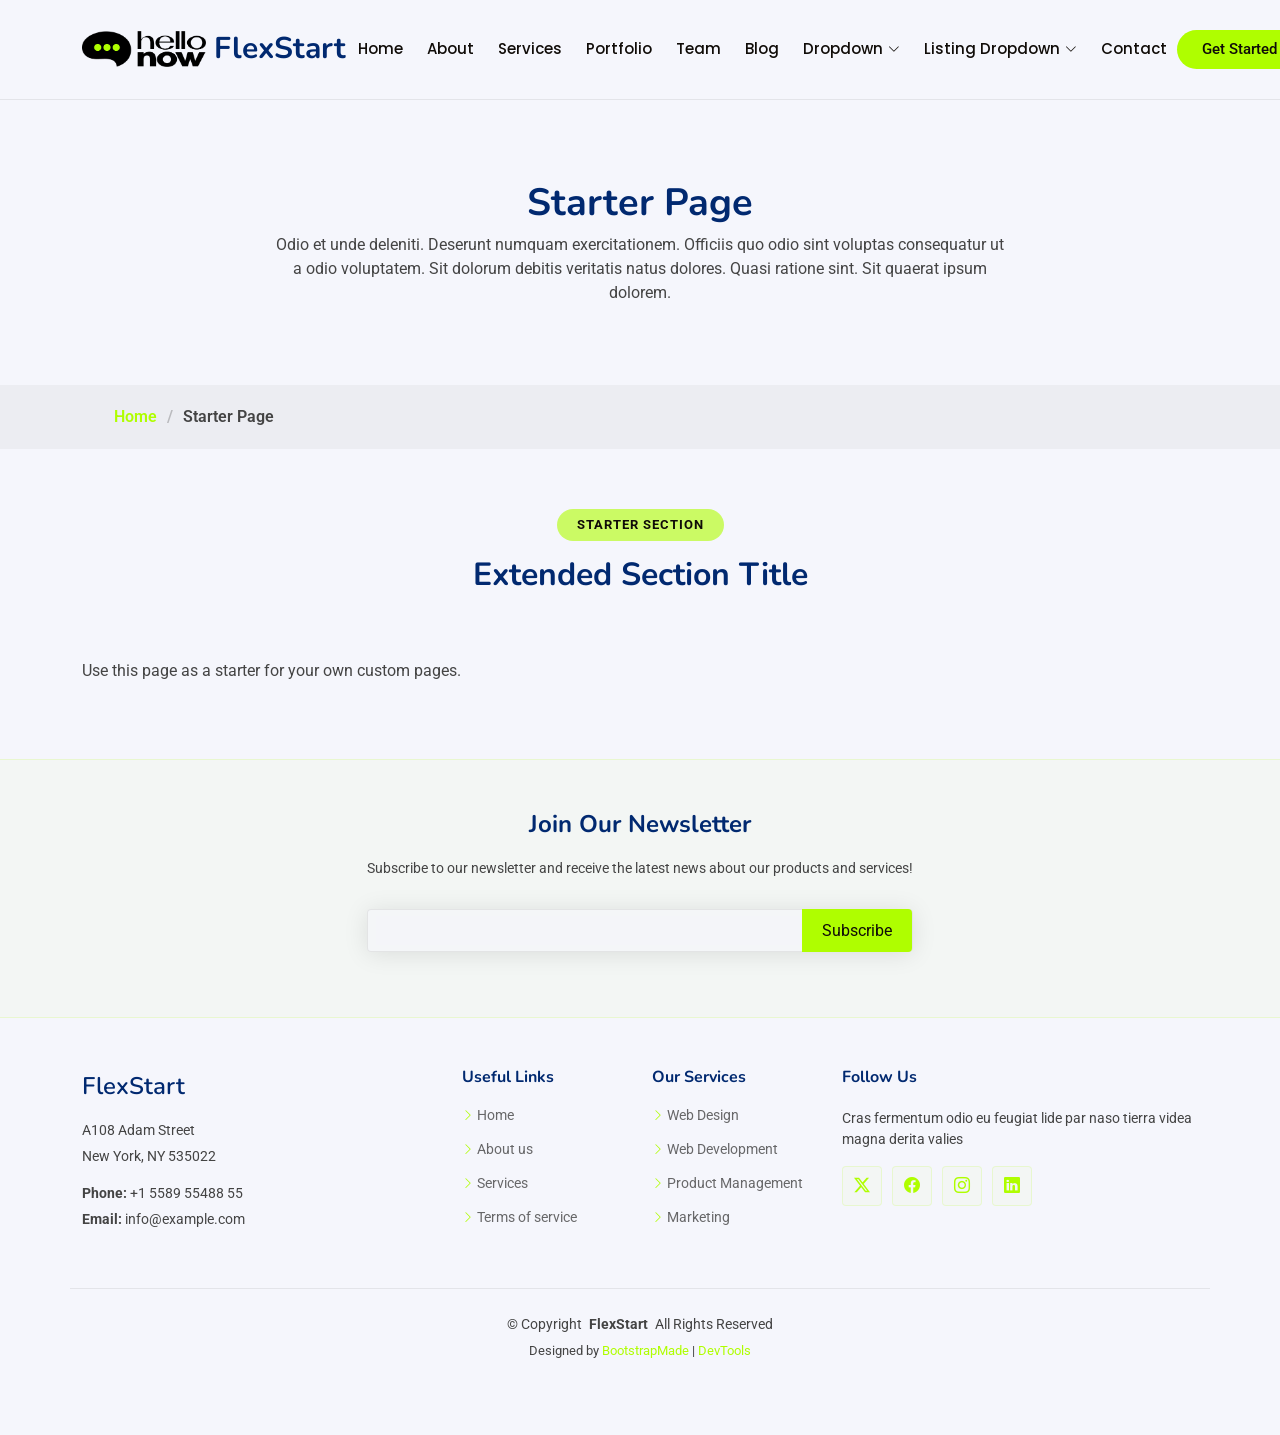
<file: starter-page.html>
<!DOCTYPE html>
<html lang="en">

<head>
  <meta charset="utf-8">
  <meta content="width=device-width, initial-scale=1.0" name="viewport">
  <title>Starter Page - FlexStart Bootstrap Template</title>
  <meta name="description" content="">
  <meta name="keywords" content="">

  <!-- Favicons -->
  <link href="assets/img/favicon.png" rel="icon">
  <link href="assets/img/apple-touch-icon.png" rel="apple-touch-icon">

  <!-- Fonts -->
  <link href="https://fonts.googleapis.com" rel="preconnect">
  <link href="https://fonts.gstatic.com" rel="preconnect" crossorigin>
  <link href="https://fonts.googleapis.com/css2?family=Roboto:ital,wght@0,100;0,300;0,400;0,500;0,700;0,900;1,100;1,300;1,400;1,500;1,700;1,900&family=Poppins:ital,wght@0,100;0,200;0,300;0,400;0,500;0,600;0,700;0,800;0,900;1,100;1,200;1,300;1,400;1,500;1,600;1,700;1,800;1,900&family=Nunito:ital,wght@0,200;0,300;0,400;0,500;0,600;0,700;0,800;0,900;1,200;1,300;1,400;1,500;1,600;1,700;1,800;1,900&display=swap" rel="stylesheet">

  <!-- Vendor CSS Files -->
  <link href="assets/vendor/bootstrap/css/bootstrap.min.css" rel="stylesheet">
  <link href="assets/vendor/bootstrap-icons/bootstrap-icons.css" rel="stylesheet">
  <link href="assets/vendor/aos/aos.css" rel="stylesheet">
  <link href="assets/vendor/glightbox/css/glightbox.min.css" rel="stylesheet">
  <link href="assets/vendor/swiper/swiper-bundle.min.css" rel="stylesheet">

  <!-- Main CSS File -->
  <link href="assets/css/main.css" rel="stylesheet">

  <!-- =======================================================
  * Template Name: FlexStart
  * Template URL: https://bootstrapmade.com/flexstart-bootstrap-startup-template/
  * Updated: Nov 01 2024 with Bootstrap v5.3.3
  * Author: BootstrapMade.com
  * License: https://bootstrapmade.com/license/
  ======================================================== -->
</head>

<body class="starter-page-page">

  <header id="header" class="header d-flex align-items-center sticky-top">
    <div class="container-fluid container-xl position-relative d-flex align-items-center">

      <a href="index.html" class="logo d-flex align-items-center me-auto">
        <!-- Uncomment the line below if you also wish to use an image logo -->
        <img src="assets/img/logo.png" alt="">
        <h1 class="sitename">FlexStart</h1>
      </a>

      <nav id="navmenu" class="navmenu">
        <ul>
          <li><a href="#hero">Home<br></a></li>
          <li><a href="#about">About</a></li>
          <li><a href="#services">Services</a></li>
          <li><a href="#portfolio">Portfolio</a></li>
          <li><a href="#team">Team</a></li>
          <li><a href="blog.html">Blog</a></li>
          <li class="dropdown"><a href="#"><span>Dropdown</span> <i class="bi bi-chevron-down toggle-dropdown"></i></a>
            <ul>
              <li><a href="#">Dropdown 1</a></li>
              <li class="dropdown"><a href="#"><span>Deep Dropdown</span> <i class="bi bi-chevron-down toggle-dropdown"></i></a>
                <ul>
                  <li><a href="#">Deep Dropdown 1</a></li>
                  <li><a href="#">Deep Dropdown 2</a></li>
                  <li><a href="#">Deep Dropdown 3</a></li>
                  <li><a href="#">Deep Dropdown 4</a></li>
                  <li><a href="#">Deep Dropdown 5</a></li>
                </ul>
              </li>
              <li><a href="#">Dropdown 2</a></li>
              <li><a href="#">Dropdown 3</a></li>
              <li><a href="#">Dropdown 4</a></li>
            </ul>
          </li>
          <li class="listing-dropdown"><a href="#"><span>Listing Dropdown</span> <i class="bi bi-chevron-down toggle-dropdown"></i></a>
            <ul>
              <li>
                <a href="#">Column 1 link 1</a>
                <a href="#">Column 1 link 2</a>
                <a href="#">Column 1 link 3</a>
              </li>
              <li>
                <a href="#">Column 2 link 1</a>
                <a href="#">Column 2 link 2</a>
                <a href="#">Column 3 link 3</a>
              </li>
              <li>
                <a href="#">Column 3 link 1</a>
                <a href="#">Column 3 link 2</a>
                <a href="#">Column 3 link 3</a>
              </li>
              <li>
                <a href="#">Column 4 link 1</a>
                <a href="#">Column 4 link 2</a>
                <a href="#">Column 4 link 3</a>
              </li>
              <li>
                <a href="#">Column 5 link 1</a>
                <a href="#">Column 5 link 2</a>
                <a href="#">Column 5 link 3</a>
              </li>
            </ul>
          </li>
          <li><a href="#contact">Contact</a></li>
        </ul>
        <i class="mobile-nav-toggle d-xl-none bi bi-list"></i>
      </nav>

      <a class="btn-signup flex-md-shrink-0" href="index.html#about">Get Started</a>

    </div>
  </header>

  <main class="main">

    <!-- Page Title -->
    <div class="page-title">
      <div class="heading">
        <div class="container">
          <div class="row d-flex justify-content-center text-center">
            <div class="col-lg-8">
              <h1>Starter Page</h1>
              <p class="mb-0">Odio et unde deleniti. Deserunt numquam exercitationem. Officiis quo odio sint voluptas consequatur ut a odio voluptatem. Sit dolorum debitis veritatis natus dolores. Quasi ratione sint. Sit quaerat ipsum dolorem.</p>
            </div>
          </div>
        </div>
      </div>
      <nav class="breadcrumbs">
        <div class="container">
          <ol>
            <li><a href="index.html">Home</a></li>
            <li class="current">Starter Page</li>
          </ol>
        </div>
      </nav>
    </div><!-- End Page Title -->

    <!-- Starter Section Section -->
    <section id="starter-section" class="starter-section section">

      <!-- Section Title -->
      <div class="container section-title" data-aos="fade-up">
        <h2>Starter Section</h2>
        <p>Extended Section Title</p>
      </div><!-- End Section Title -->

      <div class="container" data-aos="fade-up">
        <p>Use this page as a starter for your own custom pages.</p>
      </div>

    </section><!-- /Starter Section Section -->

  </main>

  <footer id="footer" class="footer">

    <div class="footer-newsletter">
      <div class="container">
        <div class="row justify-content-center text-center">
          <div class="col-lg-6">
            <h4>Join Our Newsletter</h4>
            <p>Subscribe to our newsletter and receive the latest news about our products and services!</p>
            <form action="forms/newsletter.php" method="post" class="php-email-form">
              <div class="newsletter-form"><input type="email" name="email"><input type="submit" value="Subscribe"></div>
              <div class="loading">Loading</div>
              <div class="error-message"></div>
              <div class="sent-message">Your subscription request has been sent. Thank you!</div>
            </form>
          </div>
        </div>
      </div>
    </div>

    <div class="container footer-top">
      <div class="row gy-4">
        <div class="col-lg-4 col-md-6 footer-about">
          <a href="index.html" class="d-flex align-items-center">
            <span class="sitename">FlexStart</span>
          </a>
          <div class="footer-contact pt-3">
            <p>A108 Adam Street</p>
            <p>New York, NY 535022</p>
            <p class="mt-3"><strong>Phone:</strong> <span>+1 5589 55488 55</span></p>
            <p><strong>Email:</strong> <span>info@example.com</span></p>
          </div>
        </div>

        <div class="col-lg-2 col-md-3 footer-links">
          <h4>Useful Links</h4>
          <ul>
            <li><i class="bi bi-chevron-right"></i> <a href="#">Home</a></li>
            <li><i class="bi bi-chevron-right"></i> <a href="#">About us</a></li>
            <li><i class="bi bi-chevron-right"></i> <a href="#">Services</a></li>
            <li><i class="bi bi-chevron-right"></i> <a href="#">Terms of service</a></li>
          </ul>
        </div>

        <div class="col-lg-2 col-md-3 footer-links">
          <h4>Our Services</h4>
          <ul>
            <li><i class="bi bi-chevron-right"></i> <a href="#">Web Design</a></li>
            <li><i class="bi bi-chevron-right"></i> <a href="#">Web Development</a></li>
            <li><i class="bi bi-chevron-right"></i> <a href="#">Product Management</a></li>
            <li><i class="bi bi-chevron-right"></i> <a href="#">Marketing</a></li>
          </ul>
        </div>

        <div class="col-lg-4 col-md-12">
          <h4>Follow Us</h4>
          <p>Cras fermentum odio eu feugiat lide par naso tierra videa magna derita valies</p>
          <div class="social-links d-flex">
            <a href=""><i class="bi bi-twitter-x"></i></a>
            <a href=""><i class="bi bi-facebook"></i></a>
            <a href=""><i class="bi bi-instagram"></i></a>
            <a href=""><i class="bi bi-linkedin"></i></a>
          </div>
        </div>

      </div>
    </div>

    <div class="container copyright text-center mt-4">
      <p>© <span>Copyright</span> <strong class="px-1 sitename">FlexStart</strong> <span>All Rights Reserved</span></p>
      <div class="credits">
        <!-- All the links in the footer should remain intact. -->
        <!-- You can delete the links only if you've purchased the pro version. -->
        <!-- Licensing information: https://bootstrapmade.com/license/ -->
        <!-- Purchase the pro version with working PHP/AJAX contact form: [buy-url] -->
        Designed by <a href="https://bootstrapmade.com/">BootstrapMade</a> | <a href="https://bootstrapmade.com/tools/">DevTools</a>
      </div>
    </div>

  </footer>

  <!-- Scroll Top -->
  <a href="#" id="scroll-top" class="scroll-top d-flex align-items-center justify-content-center"><i class="bi bi-arrow-up-short"></i></a>

  <!-- Vendor JS Files -->
  <script src="assets/vendor/bootstrap/js/bootstrap.bundle.min.js"></script>
  <script src="assets/vendor/php-email-form/validate.js"></script>
  <script src="assets/vendor/aos/aos.js"></script>
  <script src="assets/vendor/glightbox/js/glightbox.min.js"></script>
  <script src="assets/vendor/purecounter/purecounter_vanilla.js"></script>
  <script src="assets/vendor/imagesloaded/imagesloaded.pkgd.min.js"></script>
  <script src="assets/vendor/isotope-layout/isotope.pkgd.min.js"></script>
  <script src="assets/vendor/swiper/swiper-bundle.min.js"></script>

  <!-- Main JS File -->
  <script src="assets/js/main.js"></script>

</body>

</html>
</file>
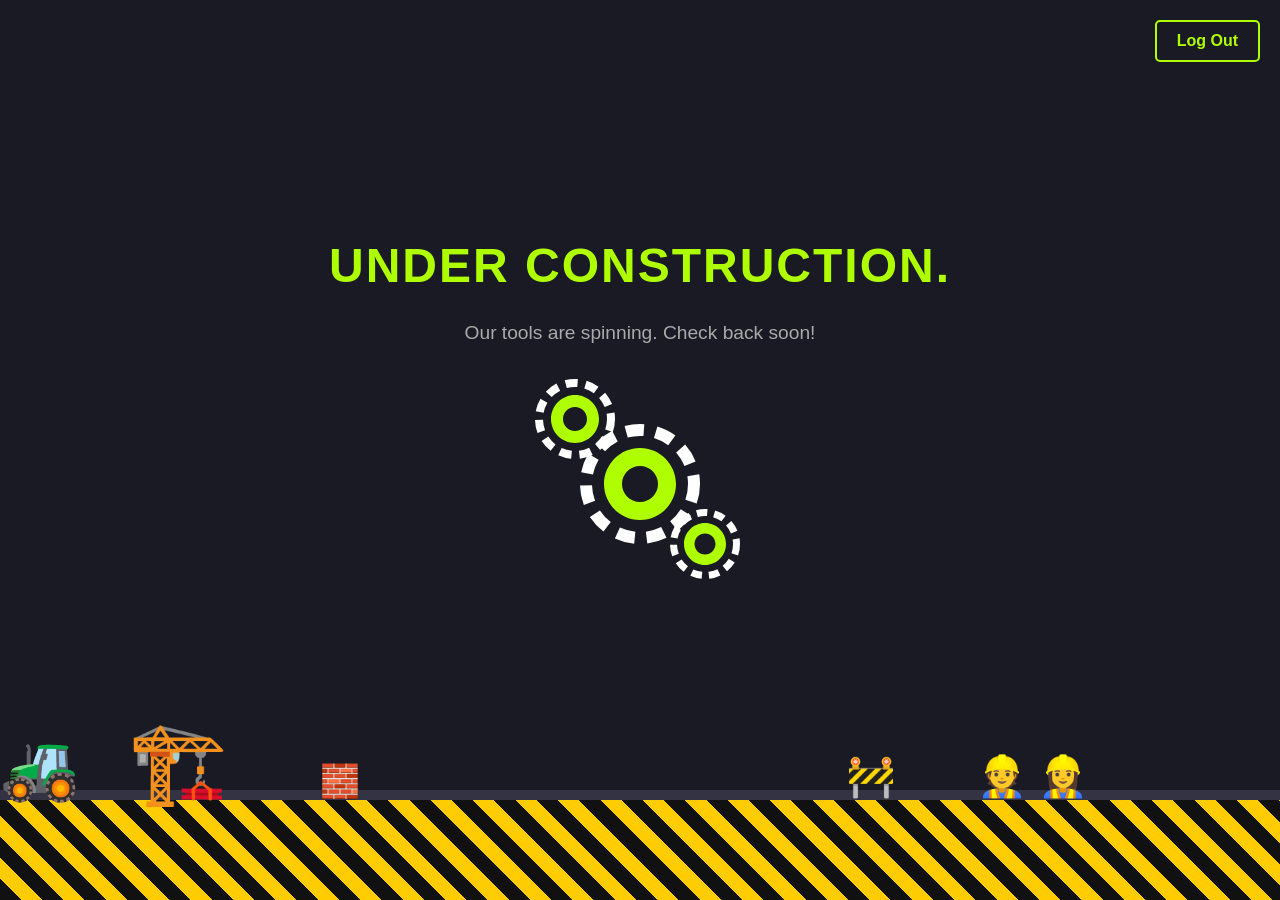
<file: underConstruction.html>
<!DOCTYPE html>
<html lang="en">
<head>
    <meta charset="UTF-8">
    <meta name="viewport" content="width=device-width, initial-scale=1.0">
    <title>Under Construction</title>
    <style>
        /* CSS Variables for easy color management */
        :root {
            --bg-color: #1a1a24;
            --text-color: #ffffff;
            --accent-color: #affe00;
            --ground-color: #333344;
        }

        body {
            margin: 0;
            padding: 0;
            background-color: var(--bg-color);
            color: var(--text-color);
            font-family: 'Segoe UI', Tahoma, Geneva, Verdana, sans-serif;
            overflow: hidden; /* Prevents scrollbars from animations */
            display: flex;
            flex-direction: column;
            height: 100vh;
        }
        /* --- Log Out Button --- */
        .logout-btn {
            position: absolute;
            top: 20px;
            right: 20px;
            padding: 10px 20px;
            background-color: transparent;
            color: var(--accent-color);
            border: 2px solid var(--accent-color);
            border-radius: 5px;
            font-size: 1rem;
            font-weight: bold;
            cursor: pointer;
            transition: all 0.3s ease;
            z-index: 100; /* Ensures it stays on top of dust particles */
        }

        .logout-btn:hover {
            background-color: var(--accent-color);
            color: var(--bg-color);
        }

        /* --- Center Content & Typography --- */
        .content {
            flex-grow: 1;
            display: flex;
            flex-direction: column;
            align-items: center;
            justify-content: center;
            text-align: center;
            z-index: 10;
        }

        h1 {
            font-size: 3rem;
            margin-bottom: 10px;
            color: var(--accent-color);
            text-transform: uppercase;
            letter-spacing: 2px;
        }

        p {
            font-size: 1.2rem;
            color: #aaaaaa;
            margin-bottom: 40px;
        }

        /* --- Rotating Gears --- */
        .gears-container {
            position: relative;
            width: 200px;
            height: 200px;
        }

        .gear {
            position: absolute;
            fill: var(--accent-color);
        }

        /* Large center gear */
        .gear-large {
            width: 120px;
            height: 120px;
            top: 40px;
            left: 40px;
            animation: spinRight 6s linear infinite;
        }

        /* Smaller top-left gear */
        .gear-small-1 {
            width: 80px;
            height: 80px;
            top: -5px;
            left: -5px;
            animation: spinLeft 4s linear infinite;
        }

        /* Smaller bottom-right gear */
        .gear-small-2 {
            width: 70px;
            height: 70px;
            bottom: 5px;
            right: 0px;
            animation: spinLeft 3.5s linear infinite;
        }

        @keyframes spinRight {
            100% { transform: rotate(360deg); }
        }

        @keyframes spinLeft {
            100% { transform: rotate(-360deg); }
        }

        /* --- Bottom Construction Area --- */
        .construction-zone {
            position: relative;
            height: 100px;
            background: repeating-linear-gradient(
                45deg,
                #111,
                #111 15px,
                #ffcc00 15px,
                #ffcc00 30px
            );
            border-top: 10px solid var(--ground-color);
            display: flex;
            align-items: flex-end;
            padding: 0 5%;
        }

        /* Container to sit elements on the "ground" */
        .ground-elements {
            position: absolute;
            bottom: 100%; /* Sits right on top of the striped bar */
            left: 0;
            width: 100%;
            height: 60px;
            pointer-events: none;
        }

        .item {
            position: absolute;
            bottom: 0;
            font-size: 3rem;
        }

        /* Static items */
        .crane { left: 10%; font-size: 5rem; bottom: -10px; }
        .workers { right: 15%; font-size: 2.5rem; }
        .barricade { right: 30%; font-size: 2.5rem; }
        .bricks { left: 25%; font-size: 2rem; }

        /* Animated Tractor */
        .tractor {
            font-size: 4rem;
            bottom: -5px;
            animation: driveTractor 12s ease-in-out infinite;
        }

        @keyframes driveTractor {
            0% { left: -10%; transform: scaleX(1); }
            45% { left: 70%; transform: scaleX(1); }
            50% { left: 70%; transform: scaleX(-1); } /* Flip horizontally */
            95% { left: -10%; transform: scaleX(-1); }
            100% { left: -10%; transform: scaleX(1); }
        }

        /* --- JS Generated Dust Particles --- */
        .dust {
            position: absolute;
            background-color: rgba(255, 204, 0, 0.4);
            border-radius: 50%;
            pointer-events: none;
            animation: floatUp linear forwards;
        }

        @keyframes floatUp {
            0% { transform: translateY(0) scale(1); opacity: 1; }
            100% { transform: translateY(-200px) scale(0); opacity: 0; }
        }

    </style>
</head>
<body>
        <button class="logout-btn" onclick="window.location.href = 'signin.html';">Log Out</button>


    <div class="content">
        <h1>Under Construction<span id="dots"></span></h1>
        <p>Our tools are spinning. Check back soon!</p>
        
        <div class="gears-container">
            <svg class="gear gear-large" viewBox="0 0 100 100">
                <path d="M50 20c-16.5 0-30 13.5-30 30s13.5 30 30 30 30-13.5 30-30-13.5-30-30-30zm0 45c-8.3 0-15-6.7-15-15s6.7-15 15-15 15 6.7 15 15-6.7 15-15 15z"/>
                <circle cx="50" cy="50" r="45" stroke="currentColor" stroke-width="10" stroke-dasharray="15 10" fill="none"/>
            </svg>
            <svg class="gear gear-small-1" viewBox="0 0 100 100">
                <path d="M50 20c-16.5 0-30 13.5-30 30s13.5 30 30 30 30-13.5 30-30-13.5-30-30-30zm0 45c-8.3 0-15-6.7-15-15s6.7-15 15-15 15 6.7 15 15-6.7 15-15 15z"/>
                <circle cx="50" cy="50" r="45" stroke="currentColor" stroke-width="10" stroke-dasharray="15 10" fill="none"/>
            </svg>
            <svg class="gear gear-small-2" viewBox="0 0 100 100">
                <path d="M50 20c-16.5 0-30 13.5-30 30s13.5 30 30 30 30-13.5 30-30-13.5-30-30-30zm0 45c-8.3 0-15-6.7-15-15s6.7-15 15-15 15 6.7 15 15-6.7 15-15 15z"/>
                <circle cx="50" cy="50" r="45" stroke="currentColor" stroke-width="10" stroke-dasharray="15 10" fill="none"/>
            </svg>
        </div>
    </div>

    <div class="construction-zone">
        <div class="ground-elements">
            <div class="item crane">🏗️</div>
            <div class="item bricks">🧱</div>
            <div class="item tractor">🚜</div>
            <div class="item barricade">🚧</div>
            <div class="item workers">👷 👷‍♀️</div>
        </div>
    </div>

    <script>
        // 1. Animate the loading dots on the title
        const dotsElement = document.getElementById('dots');
        let dotCount = 0;
        
        setInterval(() => {
            dotCount = (dotCount + 1) % 4;
            dotsElement.textContent = '.'.repeat(dotCount);
        }, 500);

        // 2. Generate random "dust/sparks" coming from the construction site
        function createDust() {
            const dust = document.createElement('div');
            dust.classList.add('dust');
            
            // Randomize size, position, and animation duration
            const size = Math.random() * 6 + 2; // 2px to 8px
            const left = Math.random() * window.innerWidth;
            const duration = Math.random() * 3 + 2; // 2s to 5s
            
            dust.style.width = `${size}px`;
            dust.style.height = `${size}px`;
            dust.style.left = `${left}px`;
            dust.style.bottom = '100px'; // Start right above the ground
            dust.style.animationDuration = `${duration}s`;
            
            document.body.appendChild(dust);
            
            // Remove the particle from the DOM once the animation finishes
            setTimeout(() => {
                dust.remove();
            }, duration * 1000);
        }

        // Create a new dust particle every 150 milliseconds
        setInterval(createDust, 150);
    </script>
</body>
</html>
</file>
<file: assets/css/main.css>
/**
* Template Name: FlexStart
* Template URL: https://bootstrapmade.com/flexstart-bootstrap-startup-template/
* Updated: Nov 01 2024 with Bootstrap v5.3.3
* Author: BootstrapMade.com
* License: https://bootstrapmade.com/license/
*/

/*--------------------------------------------------------------
# Font & Color Variables
# Help: https://bootstrapmade.com/color-system/
--------------------------------------------------------------*/
/* Fonts */
:root {
  --default-font: "Roboto",  system-ui, -apple-system, "Segoe UI", Roboto, "Helvetica Neue", Arial, "Noto Sans", "Liberation Sans", sans-serif, "Apple Color Emoji", "Segoe UI Emoji", "Segoe UI Symbol", "Noto Color Emoji";
  --heading-font: "Nunito",  sans-serif;
  --nav-font: "Poppins",  sans-serif;
}

/* Global Colors - The following color variables are used throughout the website. Updating them here will change the color scheme of the entire website */
:root { 
  --background-color: #F5F6FC; /* Background color for the entire website, including individual sections */
  --default-color: #444444; /* Default color used for the majority of the text content across the entire website */
  --heading-color: #012970; /* Color for headings, subheadings and title throughout the website */
  --accent-color: #affe00; /* Accent color that represents your brand on the website. It's used for buttons, links, and other elements that need to stand out */
  --surface-color: #F5F6FC; /* The surface color is used as a background of boxed elements within sections, such as cards, icon boxes, or other elements that require a visual separation from the global background. */
  --contrast-color: #F5F6FC; /* Contrast color for text, ensuring readability against backgrounds of accent, heading, or default colors. */
}

/* Nav Menu Colors - The following color variables are used specifically for the navigation menu. They are separate from the global colors to allow for more customization options */
:root {
  --nav-color: #100C08;  /* The default color of the main navmenu links */
  --nav-hover-color: #affe00; /* Applied to main navmenu links when they are hovered over or active */
  --nav-mobile-background-color: #F5F6FC; /* Used as the background color for mobile navigation menu */
  --nav-dropdown-background-color: #F5F6FC; /* Used as the background color for dropdown items that appear when hovering over primary navigation items */
  --nav-dropdown-color: #100C08; /* Used for navigation links of the dropdown items in the navigation menu. */
  --nav-dropdown-hover-color: #4154f1; /* Similar to --nav-hover-color, this color is applied to dropdown navigation links when they are hovered over. */
}

/* Color Presets - These classes override global colors when applied to any section or element, providing reuse of the sam color scheme. */

.light-background {
  --background-color: #f9f9f9;
  --surface-color: #ffffff;
}

.dark-background {
  --background-color: #060606;
  --default-color: #ffffff;
  --heading-color: #ffffff;
  --surface-color: #252525;
  --contrast-color: #ffffff;
}

/* Smooth scroll */
:root {
  scroll-behavior: smooth;
}

/*--------------------------------------------------------------
# General Styling & Shared Classes
--------------------------------------------------------------*/
body {
  color: var(--default-color);
  background-color: var(--background-color);
  font-family: var(--default-font);
}

a {
  color: var(--accent-color);
  text-decoration: none;
  transition: 0.3s;
}

a:hover {
  color: color-mix(in srgb, var(--accent-color), transparent 25%);
  text-decoration: none;
}

h1,
h2,
h3,
h4,
h5,
h6 {
  color: var(--heading-color);
  font-family: var(--heading-font);
}

/* PHP Email Form Messages
------------------------------*/
.php-email-form .error-message {
  display: none;
  background: #df1529;
  color: #ffffff;
  text-align: left;
  padding: 15px;
  margin-bottom: 24px;
  font-weight: 600;
}

.php-email-form .sent-message {
  display: none;
  color: #ffffff;
  background: #059652;
  text-align: center;
  padding: 15px;
  margin-bottom: 24px;
  font-weight: 600;
}

.php-email-form .loading {
  display: none;
  background: var(--surface-color);
  text-align: center;
  padding: 15px;
  margin-bottom: 24px;
}

.php-email-form .loading:before {
  content: "";
  display: inline-block;
  border-radius: 50%;
  width: 24px;
  height: 24px;
  margin: 0 10px -6px 0;
  border: 3px solid var(--accent-color);
  border-top-color: var(--surface-color);
  animation: php-email-form-loading 1s linear infinite;
}

@keyframes php-email-form-loading {
  0% {
    transform: rotate(0deg);
  }

  100% {
    transform: rotate(360deg);
  }
}

/*--------------------------------------------------------------
# Global Header
--------------------------------------------------------------*/
.header {
  color: var(--default-color);
  background-color: var(--background-color);
  padding: 20px 0;
  transition: all 0.5s;
  z-index: 997;
}

.header .logo {
  line-height: 1;
}

.header .logo img {
  max-height: 36px;
  margin-right: 8px;
}

.header .logo h1 {
  font-size: 30px;
  margin: 0;
  font-weight: 700;
  color: var(--heading-color);
}

.header .btn-signup,
.header .btn-signup:focus {
  color: #100C08;
  background: var(--accent-color);
  font-size: 15px;
  padding: 8px 25px;
  margin: 0 0 0 10px;
  border-radius: 25px;
  transition: 0.3s;
  font-weight: 500;
}

.header .btn-signup:hover,
.header .btn-signup:focus:hover {
  color: #100C08;
  background: color-mix(in srgb, var(--accent-color), transparent 15%);
}

@media (max-width: 1200px) {
  .header .logo {
    order: 1;
  }

  .header .btn-signup {
    order: 2;
    margin: 0 15px 0 0;
    padding: 6px 15px;
  }


  
  .header .navmenu {
    order: 3;
  }
}

.scrolled .header {
  box-shadow: 0px 0 18px rgba(0, 0, 0, 0.1);
}

/* Index Page Header
------------------------------*/
.index-page .header {
  --background-color: rgba(255, 255, 255, 0);
}

/* Index Page Header on Scroll
------------------------------*/
.index-page.scrolled .header {
  --background-color: #ffffff;
}

/*--------------------------------------------------------------
# Navigation Menu
--------------------------------------------------------------*/
/* Navmenu - Desktop */
@media (min-width: 1200px) {
  .navmenu {
    padding: 0;
  }

  .navmenu ul {
    margin: 0;
    padding: 0;
    display: flex;
    list-style: none;
    align-items: center;
  }

  .navmenu li {
    position: relative;
  }

  .navmenu a,
  .navmenu a:focus {
    color: var(--nav-color);
    padding: 18px 12px;
    font-size: 15px;
    font-family: var(--nav-font);
    font-weight: 500;
    display: flex;
    align-items: center;
    justify-content: space-between;
    white-space: nowrap;
    transition: 0.3s;
  }

  .navmenu a i,
  .navmenu a:focus i {
    font-size: 12px;
    line-height: 0;
    margin-left: 5px;
    transition: 0.3s;
  }

  .navmenu li:last-child a {
    padding-right: 0;
  }

  .navmenu li:hover>a,
  .navmenu .active,
  .navmenu .active:focus {
    color: var(--nav-hover-color);
  }

  .navmenu .dropdown ul {
    margin: 0;
    padding: 10px 0;
    background: var(--nav-dropdown-background-color);
    display: block;
    position: absolute;
    visibility: hidden;
    left: 14px;
    top: 130%;
    opacity: 0;
    transition: 0.3s;
    border-radius: 4px;
    z-index: 99;
    box-shadow: 0px 0px 30px rgba(0, 0, 0, 0.1);
  }

  .navmenu .dropdown ul li {
    min-width: 200px;
  }

  .navmenu .dropdown ul a {
    padding: 10px 20px;
    font-size: 15px;
    text-transform: none;
    color: var(--nav-dropdown-color);
  }

  .navmenu .dropdown ul a i {
    font-size: 12px;
  }

  .navmenu .dropdown ul a:hover,
  .navmenu .dropdown ul .active:hover,
  .navmenu .dropdown ul li:hover>a {
    color: var(--nav-dropdown-hover-color);
  }

  .navmenu .dropdown:hover>ul {
    opacity: 1;
    top: 100%;
    visibility: visible;
  }

  .navmenu .dropdown .dropdown ul {
    top: 0;
    left: -90%;
    visibility: hidden;
  }

  .navmenu .dropdown .dropdown:hover>ul {
    opacity: 1;
    top: 0;
    left: -100%;
    visibility: visible;
  }
}

/* Navmenu - Mobile */
@media (max-width: 1199px) {
  .mobile-nav-toggle {
    color: var(--nav-color);
    font-size: 28px;
    line-height: 0;
    margin-right: 10px;
    cursor: pointer;
    transition: color 0.3s;
  }

  .navmenu {
    padding: 0;
    z-index: 9997;
  }

  .navmenu ul {
    display: none;
    list-style: none;
    position: absolute;
    inset: 60px 20px 20px 20px;
    padding: 10px 0;
    margin: 0;
    border-radius: 6px;
    background-color: var(--nav-mobile-background-color);
    overflow-y: auto;
    transition: 0.3s;
    z-index: 9998;
    box-shadow: 0px 0px 30px rgba(0, 0, 0, 0.1);
  }

  .navmenu a,
  .navmenu a:focus {
    color: var(--nav-dropdown-color);
    padding: 10px 20px;
    font-family: var(--nav-font);
    font-size: 17px;
    font-weight: 500;
    display: flex;
    align-items: center;
    justify-content: space-between;
    white-space: nowrap;
    transition: 0.3s;
  }

  .navmenu a i,
  .navmenu a:focus i {
    font-size: 12px;
    line-height: 0;
    margin-left: 5px;
    width: 30px;
    height: 30px;
    display: flex;
    align-items: center;
    justify-content: center;
    border-radius: 50%;
    transition: 0.3s;
    background-color: color-mix(in srgb, var(--accent-color), transparent 90%);
  }

  .navmenu a i:hover,
  .navmenu a:focus i:hover {
    background-color: var(--accent-color);
    color: var(--contrast-color);
  }

  .navmenu a:hover,
  .navmenu .active,
  .navmenu .active:focus {
    color: var(--nav-dropdown-hover-color);
  }

  .navmenu .active i,
  .navmenu .active:focus i {
    background-color: var(--accent-color);
    color: var(--contrast-color);
    transform: rotate(180deg);
  }

  .navmenu .dropdown ul {
    position: static;
    display: none;
    z-index: 99;
    padding: 10px 0;
    margin: 10px 20px;
    background-color: var(--nav-dropdown-background-color);
    border: 1px solid color-mix(in srgb, var(--default-color), transparent 90%);
    box-shadow: none;
    transition: all 0.5s ease-in-out;
  }

  .navmenu .dropdown ul ul {
    background-color: rgba(33, 37, 41, 0.1);
  }

  .navmenu .dropdown>.dropdown-active {
    display: block;
    background-color: rgba(33, 37, 41, 0.03);
  }

  .mobile-nav-active {
    overflow: hidden;
  }

  .mobile-nav-active .mobile-nav-toggle {
    color: #fff;
    position: absolute;
    font-size: 32px;
    top: 15px;
    right: 15px;
    margin-right: 0;
    z-index: 9999;
  }

  .mobile-nav-active .navmenu {
    position: fixed;
    overflow: hidden;
    inset: 0;
    background: rgba(33, 37, 41, 0.8);
    transition: 0.3s;
  }

  .mobile-nav-active .navmenu>ul {
    display: block;
  }
}

/* Listing Dropdown - Desktop */
@media (min-width: 1200px) {
  .navmenu .listing-dropdown {
    position: static;
  }

  .navmenu .listing-dropdown ul {
    margin: 0;
    padding: 10px;
    background: var(--nav-dropdown-background-color);
    box-shadow: 0px 0px 20px rgba(0, 0, 0, 0.1);
    position: absolute;
    top: 130%;
    left: 0;
    right: 0;
    visibility: hidden;
    opacity: 0;
    display: flex;
    transition: 0.3s;
    border-radius: 4px;
    z-index: 99;
  }

  .navmenu .listing-dropdown ul li {
    flex: 1;
  }

  .navmenu .listing-dropdown ul li a,
  .navmenu .listing-dropdown ul li:hover>a {
    padding: 10px 20px;
    font-size: 15px;
    color: var(--nav-dropdown-color);
    background-color: var(--nav-dropdown-background-color);
  }

  .navmenu .listing-dropdown ul li a:hover,
  .navmenu .listing-dropdown ul li .active,
  .navmenu .listing-dropdown ul li .active:hover {
    color: var(--nav-dropdown-hover-color);
    background-color: var(--nav-dropdown-background-color);
  }

  .navmenu .listing-dropdown:hover>ul {
    opacity: 1;
    top: 100%;
    visibility: visible;
  }
}

/* Listing Dropdown - Mobile */
@media (max-width: 1199px) {
  .navmenu .listing-dropdown ul {
    position: static;
    display: none;
    z-index: 99;
    padding: 10px 0;
    margin: 10px 20px;
    background-color: var(--nav-dropdown-background-color);
    border: 1px solid color-mix(in srgb, var(--default-color), transparent 90%);
    box-shadow: none;
    transition: all 0.5s ease-in-out;
  }

  .navmenu .listing-dropdown ul ul {
    background-color: rgba(33, 37, 41, 0.1);
  }

  .navmenu .listing-dropdown>.dropdown-active {
    display: block;
    background-color: rgba(33, 37, 41, 0.03);
  }
}

/*--------------------------------------------------------------
# Global Footer
--------------------------------------------------------------*/
.footer {
  color: var(--default-color);
  background-color: var(--background-color);
  font-size: 14px;
  padding-bottom: 50px;
  position: relative;
}

.footer .footer-newsletter {
  background-color: color-mix(in srgb, var(--accent-color), transparent 97%);
  border-top: 1px solid color-mix(in srgb, var(--accent-color), transparent 85%);
  border-bottom: 1px solid color-mix(in srgb, var(--accent-color), transparent 85%);
  padding: 50px 0;
}

.footer .footer-newsletter h4 {
  font-size: 24px;
}

.footer .footer-newsletter .newsletter-form {
  margin-top: 30px;
  margin-bottom: 15px;
  padding: 6px 8px;
  position: relative;
  background-color: color-mix(in srgb, var(--background-color), transparent 50%);
  border: 1px solid color-mix(in srgb, var(--default-color), transparent 90%);
  box-shadow: 0px 2px 25px rgba(0, 0, 0, 0.1);
  display: flex;
  transition: 0.3s;
  border-radius: 4px;
}

.footer .footer-newsletter .newsletter-form:focus-within {
  border-color: var(--accent-color);
}

.footer .footer-newsletter .newsletter-form input[type=email] {
  border: 0;
  padding: 4px;
  width: 100%;
  background-color: color-mix(in srgb, var(--background-color), transparent 50%);
  color: #100C08;
}

.footer .footer-newsletter .newsletter-form input[type=email]:focus-visible {
  outline: none;
}

.footer .footer-newsletter .newsletter-form input[type=submit] {
  border: 0;
  font-size: 16px;
  padding: 0 20px;
  margin: -7px -8px -7px 0;
  background: var(--accent-color);
  color: #100C08;
  transition: 0.3s;
  border-radius: 0 4px 4px 0;
}

.footer .footer-newsletter .newsletter-form input[type=submit]:hover {
  background: color-mix(in srgb, var(--accent-color), transparent 20%);
}

.footer .footer-top {
  padding-top: 50px;
}

.footer .social-links a {
  display: flex;
  align-items: center;
  justify-content: center;
  width: 40px;
  height: 40px;
  border-radius: 4px;
  background-color: color-mix(in srgb, var(--accent-color), transparent 97%);
  border: 1px solid color-mix(in srgb, var(--accent-color), transparent 85%);
  font-size: 16px;
  color: var(--accent-color);
  margin-right: 10px;
  transition: 0.3s;
}

.footer .social-links a:hover {
  color: var(--contrast-color);
  background-color: var(--accent-color);
}

.footer h4 {
  font-size: 16px;
  font-weight: bold;
  position: relative;
  padding-bottom: 12px;
}

.footer .footer-links {
  margin-bottom: 30px;
}

.footer .footer-links ul {
  list-style: none;
  padding: 0;
  margin: 0;
}

.footer .footer-links ul i {
  margin-right: 3px;
  font-size: 12px;
  line-height: 0;
  color: var(--accent-color);
}

.footer .footer-links ul li {
  padding: 10px 0;
  display: flex;
  align-items: center;
}

.footer .footer-links ul li:first-child {
  padding-top: 0;
}

.footer .footer-links ul a {
  display: inline-block;
  color: color-mix(in srgb, var(--default-color), transparent 20%);
  line-height: 1;
}

.footer .footer-links ul a:hover {
  color: var(--accent-color);
}

.footer .footer-about a {
  color: var(--heading-color);
  font-size: 24px;
  font-weight: 600;
  font-family: var(--heading-font);
}

.footer .footer-contact p {
  margin-bottom: 5px;
}

.footer .copyright {
  padding-top: 25px;
  padding-bottom: 25px;
  border-top: 1px solid color-mix(in srgb, var(--default-color), transparent 90%);
}

.footer .copyright p {
  margin-bottom: 0;
}

.footer .credits {
  margin-top: 6px;
  font-size: 13px;
}
.footer-logo {
  width: 120px;
  height: auto;
  display: block;
}


/*--------------------------------------------------------------
# Scroll Top Button
--------------------------------------------------------------*/
.scroll-top {
  position: fixed;
  visibility: hidden;
  opacity: 0;
  right: 15px;
  bottom: 15px;
  z-index: 99999;
  background-color: var(--accent-color);
  width: 40px;
  height: 40px;
  border-radius: 4px;
  transition: all 0.4s;
}

.scroll-top i {
  font-size: 24px;
  color: #100C08;
  line-height: 0;
}

.scroll-top:hover {
  background-color: color-mix(in srgb, var(--accent-color), transparent 20%);
  color: var(--contrast-color);
}

.scroll-top.active {
  visibility: visible;
  opacity: 1;
}

/*--------------------------------------------------------------
# Disable aos animation delay on mobile devices
--------------------------------------------------------------*/
@media screen and (max-width: 768px) {
  [data-aos-delay] {
    transition-delay: 0 !important;
  }
}

/*--------------------------------------------------------------
# Global Page Titles & Breadcrumbs
--------------------------------------------------------------*/
.page-title {
  color: var(--default-color);
  background-color: var(--background-color);
  position: relative;
}

.page-title .heading {
  padding: 80px 0;
  border-top: 1px solid color-mix(in srgb, var(--default-color), transparent 90%);
}

.page-title .heading h1 {
  font-size: 38px;
  font-weight: 700;
}

.page-title nav {
  background-color: color-mix(in srgb, var(--default-color), transparent 95%);
  padding: 20px 0;
}

.page-title nav ol {
  display: flex;
  flex-wrap: wrap;
  list-style: none;
  margin: 0;
  font-size: 16px;
  font-weight: 600;
}

.page-title nav ol li+li {
  padding-left: 10px;
}

.page-title nav ol li+li::before {
  content: "/";
  display: inline-block;
  padding-right: 10px;
  color: color-mix(in srgb, var(--default-color), transparent 70%);
}

/*--------------------------------------------------------------
# Global Sections
--------------------------------------------------------------*/
section,
.section {
  color: var(--default-color);
  background-color: var(--background-color);
  padding: 60px 0;
  scroll-margin-top: 98px;
  overflow: clip;
}

@media (max-width: 1199px) {

  section,
  .section {
    scroll-margin-top: 56px;
  }
}

/*--------------------------------------------------------------
# Global Section Titles
--------------------------------------------------------------*/
.section-title {
  text-align: center;
  padding-bottom: 60px;
  position: relative;
}

.section-title h2 {
  font-size: 13px;
  letter-spacing: 1px;
  font-weight: 700;
  padding: 8px 20px;
  margin: 0;
  background: color-mix(in srgb, var(--accent-color), transparent 40%);
  color: #100C08;
  display: inline-block;
  text-transform: uppercase;
  border-radius: 50px;
  font-family: var(--default-font);
}

.section-title p {
  color: var(--heading-color);
  margin: 10px 0 0 0;
  font-size: 32px;
  font-weight: 700;
  font-family: var(--heading-font);
}

.section-title p .description-title {
  color: var(--accent-color);
}

/*--------------------------------------------------------------
# Hero Section
--------------------------------------------------------------*/
.hero {
  width: 100%;
  min-height: 100vh;
  position: relative;
  padding: 80px 0 60px 0;
  display: flex;
  align-items: center;
  background: url(../img/hero-bg.png) top center no-repeat;
  background-size: cover;
}

.hero h1 {
  margin: 0;
  font-size: 48px;
  font-weight: 700;
  line-height: 56px;
}

.hero p {
  color: color-mix(in srgb, var(--default-color), transparent 30%);
  margin: 5px 0 30px 0;
  font-size: 20px;
  font-weight: 400;
}

.hero .btn-get-started {
  color:  #100C08;
  background: var(--accent-color);
  font-family: var(--heading-font);
  font-weight: 500;
  font-size: 16px;
  letter-spacing: 1px;
  display: flex;
  align-items: center;
  justify-content: center;
  padding: 12px 40px;
  border-radius: 4px;
  transition: 0.5s;
  box-shadow: 0 8px 28px rgba(0, 0, 0, 0.1);
}

.hero .btn-get-started i {
  margin-left: 5px;
  font-size: 18px;
  transition: 0.3s;
}

.hero .btn-get-started:hover {
  color: #100C08;
  background: color-mix(in srgb, var(--accent-color), transparent 15%);
  box-shadow: 0 8px 28px rgba(0, 0, 0, 0.1);
}

.hero .btn-get-started:hover i {
  transform: translateX(5px);
}

.hero .btn-watch-video {
  font-size: 16px;
  transition: 0.5s;
  color: var(--default-color);
  font-weight: 600;
}

.hero .btn-watch-video i {
  color: var(--accent-color);
  font-size: 32px;
  transition: 0.3s;
  line-height: 0;
  margin-right: 8px;
}

.hero .btn-watch-video:hover {
  color: #012970;
}

.hero .btn-watch-video:hover i {
  color: color-mix(in srgb, var(--accent-color), transparent 15%);
}

.hero .animated {
  animation: up-down 2s ease-in-out infinite alternate-reverse both;
}

@media (max-width: 640px) {
  .hero h1 {
    font-size: 28px;
    line-height: 36px;
  }

  .hero p {
    font-size: 18px;
    line-height: 24px;
    margin-bottom: 30px;
  }
}

@keyframes up-down {
  0% {
    transform: translateY(10px);
  }

  100% {
    transform: translateY(-10px);
  }
}

/*--------------------------------------------------------------
# About Section
--------------------------------------------------------------*/
.about .content {
  background-color: color-mix(in srgb, var(--accent-color), transparent 95%);
  padding: 40px;
}

.about .content h3 {
  font-size: 32px;
  font-weight: 700;
  text-transform: uppercase;
}

.about .content h2 {
  font-size: 24px;
  font-weight: 700;
}

.about .content p {
  margin: 15px 0 30px 0;
  line-height: 24px;
}

.about .content .btn-read-more {
  color: var(--contrast-color);
  background: var(--accent-color);
  line-height: 0;
  padding: 15px 40px;
  border-radius: 4px;
  transition: 0.5s;
  box-shadow: 0px 5px 25px rgba(0, 0, 0, 0.1);
}

.about .content .btn-read-more span {
  font-family: var(--default-font);
  font-weight: 600;
  font-size: 16px;
  letter-spacing: 1px;
}

.about .content .btn-read-more i {
  margin-left: 5px;
  font-size: 18px;
  transition: 0.3s;
}

.about .content .btn-read-more:hover i {
  transform: translateX(5px);
}

/*--------------------------------------------------------------
# Values Section
--------------------------------------------------------------*/
.values .card {
  background-color: var(--surface-color);
  color: var(--default-color);
  padding: 30px;
  box-shadow: 0px 0 10px rgba(0, 0, 0, 0.1);
  text-align: center;
  transition: 0.3s;
  height: 100%;
  border: 0;
}

.values .card img {
  padding: 30px 50px;
  transition: 0.5s;
  transform: scale(1.1);
}

.values .card h3 {
  font-size: 24px;
  font-weight: 700;
  margin-bottom: 18px;
}

.values .card:hover {
  box-shadow: 0px 0 30px rgba(0, 0, 0, 0.1);
}

.values .card:hover img {
  transform: scale(1);
}

/*--------------------------------------------------------------
# Stats Section
--------------------------------------------------------------*/
.stats .stats-item {
  background-color: var(--surface-color);
  box-shadow: 0px 0 30px rgba(0, 0, 0, 0.1);
  padding: 30px;
}

.stats .stats-item i {
  color: var(--accent-color);
  font-size: 42px;
  line-height: 0;
  margin-right: 20px;
}

.stats .stats-item span {
  color: var(--heading-color);
  font-size: 36px;
  display: block;
  font-weight: 600;
}

.stats .stats-item p {
  padding: 0;
  margin: 0;
  font-family: var(--heading-font);
  font-size: 16px;
}

/*--------------------------------------------------------------
# Features Section
--------------------------------------------------------------*/
.features .feature-box {
  padding: 24px 20px;
  box-shadow: 0px 0 30px rgba(0, 0, 0, 0.1);
  transition: 0.3s;
  height: 100%;
}

.features .feature-box h3 {
  font-size: 18px;
  font-weight: 700;
  margin: 0;
}

.features .feature-box i {
  background: color-mix(in srgb, var(--accent-color), transparent 92%);
  color: var(--accent-color);
  line-height: 0;
  padding: 4px;
  margin-right: 10px;
  font-size: 24px;
  border-radius: 3px;
  transition: 0.3s;
}

.features .feature-box:hover i {
  background: var(--accent-color);
  color: var(--contrast-color);
}

/*--------------------------------------------------------------
# Alt Features Section
--------------------------------------------------------------*/
.alt-features .icon-box {
  display: flex;
}

.alt-features .icon-box h4 {
  font-size: 20px;
  font-weight: 700;
  margin: 0 0 10px 0;
}

.alt-features .icon-box i {
  font-size: 44px;
  line-height: 44px;
  color: var(--accent-color);
  margin-right: 15px;
}

.alt-features .icon-box p {
  font-size: 15px;
  color: color-mix(in srgb, var(--default-color), transparent 30%);
  margin-bottom: 0;
}

/*--------------------------------------------------------------
# Services Section
--------------------------------------------------------------*/
.services .service-item {
  background-color: var(--surface-color);
  box-shadow: 0px 0 30px rgba(0, 0, 0, 0.1);
  height: 100%;
  padding: 60px 30px;
  text-align: center;
  transition: 0.3s;
  border-radius: 5px;
}

.services .service-item .icon {
  font-size: 36px;
  padding: 20px 20px;
  border-radius: 4px;
  position: relative;
  margin-bottom: 25px;
  display: inline-block;
  line-height: 0;
  transition: 0.3s;
}

.services .service-item h3 {
  font-size: 24px;
  font-weight: 700;
}

.services .service-item .read-more {
  display: inline-flex;
  align-items: center;
  justify-content: center;
  font-weight: 600;
  font-size: 16px;
  padding: 8px 20px;
}

.services .service-item .read-more i {
  line-height: 0;
  margin-left: 5px;
  font-size: 18px;
}

.services .service-item.item-cyan {
  border-bottom: 3px solid #3B82F6;
}

.services .service-item.item-cyan .icon {
  color: #3B82F6;
  background: rgba(13, 202, 240, 0.1);
}

.services .service-item.item-cyan .read-more {
  color: #3B82F6;
}

.services .service-item.item-cyan:hover {
  background: #2563EB;
}

.services .service-item.item-orange {
  border-bottom: 3px solid #fd7e14;
}

.services .service-item.item-orange .icon {
  color: #fd7e14;
  background: rgba(253, 126, 20, 0.1);
}

.services .service-item.item-orange .read-more {
  color: #fd7e14;
}

.services .service-item.item-orange:hover {
  background: #fd7e14;
}

.services .service-item.item-teal {
  border-bottom: 3px solid #20c997;
}

.services .service-item.item-teal .icon {
  color: #20c997;
  background: rgba(32, 201, 151, 0.1);
}

.services .service-item.item-teal .read-more {
  color: #20c997;
}

.services .service-item.item-teal:hover {
  background: #20c997;
}

.services .service-item.item-red {
  border-bottom: 3px solid #774294;
}

.services .service-item.item-red .icon {
  color: #774294;
  background: rgba(223, 21, 4, 0.1);
}

.services .service-item.item-red .read-more {
  color: #774294;
}

.services .service-item.item-red:hover {
  background: #5C1E7F;
}

.services .service-item.item-indigo {
  border-bottom: 3px solid #6610f2;
}

.services .service-item.item-indigo .icon {
  color: #6610f2;
  background: rgba(102, 16, 242, 0.1);
}

.services .service-item.item-indigo .read-more {
  color: #6610f2;
}

.services .service-item.item-indigo:hover {
  background: #6610f2;
}

.services .service-item.item-pink {
  border-bottom: 3px solid #25D366;
}

.services .service-item.item-pink .icon {
  color: #25D366;
  background: rgba(243, 38, 140, 0.1);
}

.services .service-item.item-pink .read-more {
  color: #25D366;
}

.services .service-item.item-pink:hover {
  background: #1DA851;
}

.services .service-item:hover h3,
.services .service-item:hover p,
.services .service-item:hover .read-more {
  color: #fff;
}

.services .service-item:hover .icon {
  background: #fff;
}

/*--------------------------------------------------------------
# Pricing Section
--------------------------------------------------------------*/
.pricing .pricing-tem {
  background-color: var(--surface-color);
  box-shadow: 0px 0 30px rgba(0, 0, 0, 0.1);
  padding: 40px 20px;
  text-align: center;
  border-radius: 4px;
  position: relative;
  overflow: hidden;
  transition: 0.3s;
  height: 100%;
}

@media (min-width: 1200px) {
  .pricing .pricing-tem:hover {
    transform: scale(1.1);
    box-shadow: 0px 0 30px rgba(0, 0, 0, 0.1);
  }
}

.pricing h3 {
  font-weight: 700;
  font-size: 18px;
  margin-bottom: 15px;
}

.pricing .price {
  font-size: 36px;
  color: var(--heading-color);
  font-weight: 600;
  font-family: var(--heading-font);
}

.pricing .price sup {
  font-size: 20px;
  top: -15px;
  left: -3px;
}

.pricing .price span {
  color: color-mix(in srgb, var(--default-color), transparent 50%);
  font-size: 16px;
  font-weight: 300;
}

.pricing .icon {
  padding: 20px 0;
}

.pricing .icon i {
  font-size: 48px;
}

.pricing ul {
  padding: 0;
  list-style: none;
  color: var(--default-color);
  text-align: center;
  line-height: 26px;
  font-size: 16px;
  margin-bottom: 25px;
}

.pricing ul li {
  padding-bottom: 10px;
}

.pricing ul .na {
  color: color-mix(in srgb, var(--default-color), transparent 70%);
  text-decoration: line-through;
}

.pricing .btn-buy {
  display: inline-block;
  padding: 8px 40px 10px 40px;
  border-radius: 50px;
  color: var(--accent-color);
  transition: none;
  font-size: 16px;
  font-weight: 400;
  font-family: var(--heading-font);
  font-weight: 600;
  transition: 0.3s;
  border: 1px solid var(--accent-color);
}

.pricing .btn-buy:hover {
  background: var(--accent-color);
  color: var(--contrast-color);
}

.pricing .featured {
  width: 200px;
  position: absolute;
  top: 18px;
  right: -68px;
  transform: rotate(45deg);
  z-index: 1;
  font-size: 14px;
  padding: 1px 0 3px 0;
  background: var(--accent-color);
  color: var(--contrast-color);
}

/*--------------------------------------------------------------
# Faq Section
--------------------------------------------------------------*/
.faq .faq-container .faq-item {
  position: relative;
  padding: 20px 0;
  border-bottom: 1px solid color-mix(in srgb, var(--default-color), transparent 85%);
  overflow: hidden;
}

.faq .faq-container .faq-item:last-child {
  margin-bottom: 0;
}

.faq .faq-container .faq-item h3 {
  font-weight: 600;
  font-size: 16px;
  line-height: 24px;
  margin: 0 30px 0 0;
  transition: 0.3s;
  cursor: pointer;
  display: flex;
  align-items: center;
}

.faq .faq-container .faq-item h3 .num {
  color: var(--accent-color);
  padding-right: 5px;
}

.faq .faq-container .faq-item h3:hover {
  color: var(--accent-color);
}

.faq .faq-container .faq-item .faq-content {
  display: grid;
  grid-template-rows: 0fr;
  transition: 0.3s ease-in-out;
  visibility: hidden;
  opacity: 0;
}

.faq .faq-container .faq-item .faq-content p {
  margin-bottom: 0;
  overflow: hidden;
}

.faq .faq-container .faq-item .faq-toggle {
  position: absolute;
  top: 20px;
  right: 20px;
  font-size: 16px;
  line-height: 0;
  transition: 0.3s;
  cursor: pointer;
}

.faq .faq-container .faq-item .faq-toggle:hover {
  color: var(--accent-color);
}

.faq .faq-container .faq-active h3 {
  color: var(--accent-color);
}

.faq .faq-container .faq-active .faq-content {
  grid-template-rows: 1fr;
  visibility: visible;
  opacity: 1;
  padding-top: 10px;
}

.faq .faq-container .faq-active .faq-toggle {
  transform: rotate(90deg);
  color: var(--accent-color);
}

/*--------------------------------------------------------------
# Portfolio Section
--------------------------------------------------------------*/
.portfolio .portfolio-filters {
  padding: 0;
  margin: 0 auto 20px auto;
  list-style: none;
  text-align: center;
}

.portfolio .portfolio-filters li {
  cursor: pointer;
  display: inline-block;
  padding: 0;
  font-size: 18px;
  font-weight: 500;
  margin: 0 10px;
  line-height: 1;
  margin-bottom: 5px;
  transition: all 0.3s ease-in-out;
}

.portfolio .portfolio-filters li:hover,
.portfolio .portfolio-filters li.filter-active {
  color: var(--accent-color);
}

.portfolio .portfolio-filters li:first-child {
  margin-left: 0;
}

.portfolio .portfolio-filters li:last-child {
  margin-right: 0;
}

@media (max-width: 575px) {
  .portfolio .portfolio-filters li {
    font-size: 14px;
    margin: 0 5px;
  }
}

.portfolio .portfolio-content {
  position: relative;
  overflow: hidden;
}

.portfolio .portfolio-content img {
  transition: 0.3s;
}

.portfolio .portfolio-content .portfolio-info {
  opacity: 0;
  position: absolute;
  inset: 0;
  z-index: 3;
  transition: all ease-in-out 0.3s;
  background: rgba(0, 0, 0, 0.6);
  padding: 15px;
}

.portfolio .portfolio-content .portfolio-info h4 {
  font-size: 14px;
  padding: 5px 10px;
  font-weight: 400;
  color: #ffffff;
  display: inline-block;
  background-color: var(--accent-color);
}

.portfolio .portfolio-content .portfolio-info p {
  position: absolute;
  bottom: 10px;
  text-align: center;
  display: inline-block;
  left: 0;
  right: 0;
  font-size: 16px;
  font-weight: 600;
  color: rgba(255, 255, 255, 0.8);
}

.portfolio .portfolio-content .portfolio-info .preview-link,
.portfolio .portfolio-content .portfolio-info .details-link {
  position: absolute;
  left: calc(50% - 40px);
  font-size: 26px;
  top: calc(50% - 14px);
  color: #fff;
  transition: 0.3s;
  line-height: 1.2;
}

.portfolio .portfolio-content .portfolio-info .preview-link:hover,
.portfolio .portfolio-content .portfolio-info .details-link:hover {
  color: var(--accent-color);
}

.portfolio .portfolio-content .portfolio-info .details-link {
  left: 50%;
  font-size: 34px;
  line-height: 0;
}

.portfolio .portfolio-content:hover .portfolio-info {
  opacity: 1;
}

.portfolio .portfolio-content:hover img {
  transform: scale(1.1);
}

/*--------------------------------------------------------------
# Testimonials Section
--------------------------------------------------------------*/
.testimonials .testimonial-item {
  background-color: var(--surface-color);
  box-shadow: 0px 0 20px rgba(0, 0, 0, 0.1);
  box-sizing: content-box;
  padding: 30px;
  margin: 40px 30px;
  min-height: 320px;
  display: flex;
  flex-direction: column;
  text-align: center;
  transition: 0.3s;
}

.testimonials .testimonial-item .stars {
  margin-bottom: 15px;
}

.testimonials .testimonial-item .stars i {
  color: #ffc107;
  margin: 0 1px;
}

.testimonials .testimonial-item .testimonial-img {
  width: 90px;
  border-radius: 50%;
  border: 4px solid var(--background-color);
  margin: 0 auto;
}

.testimonials .testimonial-item h3 {
  font-size: 18px;
  font-weight: bold;
  margin: 10px 0 5px 0;
}

.testimonials .testimonial-item h4 {
  font-size: 14px;
  color: color-mix(in srgb, var(--default-color), transparent 40%);
  margin: 0;
}

.testimonials .testimonial-item p {
  font-style: italic;
  margin: 0 auto 15px auto;
}

.testimonials .swiper-wrapper {
  height: auto;
}

.testimonials .swiper-pagination {
  margin-top: 20px;
  position: relative;
}

.testimonials .swiper-pagination .swiper-pagination-bullet {
  width: 12px;
  height: 12px;
  background-color: color-mix(in srgb, var(--default-color), transparent 85%);
  opacity: 1;
}

.testimonials .swiper-pagination .swiper-pagination-bullet-active {
  background-color: var(--accent-color);
}

.testimonials .swiper-slide {
  opacity: 0.3;
}

@media (max-width: 1199px) {
  .testimonials .swiper-slide-active {
    opacity: 1;
  }

  .testimonials .swiper-pagination {
    margin-top: 0;
  }

  .testimonials .testimonial-item {
    margin: 40px 20px;
  }
}

@media (min-width: 1200px) {
  .testimonials .swiper-slide-next {
    opacity: 1;
    transform: scale(1.12);
  }
}

/*--------------------------------------------------------------
# Team Section
--------------------------------------------------------------*/


.team .team-member {
  box-shadow: 0px 0 30px rgba(0, 0, 0, 0.1);
  overflow: hidden;
  text-align: center;
  border-radius: 5px;
  transition: 0.3s;
}

.team .team-member .member-img {
  position: relative;
  overflow: hidden;
}

.team .team-member .member-img:after {
  position: absolute;
  content: "";
  left: -1px;
  right: -1px;
  bottom: -1px;
  height: 100%;
  background-color: var(--surface-color);
  -webkit-mask: url("../img/team-shape.svg") no-repeat center bottom;
  mask: url("../img/team-shape.svg") no-repeat center bottom;
  -webkit-mask-size: contain;
  mask-size: contain;
  z-index: 1;
}

.team .team-member .social {
  position: absolute;
  right: -100%;
  top: 30px;
  opacity: 0;
  border-radius: 4px;
  transition: 0.5s;
  background: color-mix(in srgb, var(--background-color), transparent 60%);
  z-index: 2;
}

.team .team-member .social a {
  transition: color 0.3s;
  color: color-mix(in srgb, var(--default-color), transparent 50%);
  margin: 15px 12px;
  display: block;
  line-height: 0;
  text-align: center;
}

.team .team-member .social a:hover {
  color: var(--default-color);
}

.team .team-member .social i {
  font-size: 18px;
}

.team .team-member .member-info {
  padding: 10px 15px 20px 15px;
}

.team .team-member .member-info h4 {
  font-weight: 700;
  margin-bottom: 5px;
  font-size: 20px;
}

.team .team-member .member-info span {
  display: block;
  font-size: 14px;
  font-weight: 400;
  color: color-mix(in srgb, var(--default-color), transparent 50%);
}

.team .team-member .member-info p {
  font-style: italic;
  font-size: 14px;
  padding-top: 15px;
  line-height: 26px;
  color: color-mix(in srgb, var(--default-color), transparent 30%);
}

.team .team-member:hover {
  transform: scale(1.08);
  box-shadow: 0px 0 30px rgba(0, 0, 0, 0.1);
}

.team .team-member:hover .social {
  right: 8px;
  opacity: 1;
}

team section

/*--------------------------------------------------------------
# Clients Section
--------------------------------------------------------------*/
.clients .swiper-slide img {
  transition: 0.3s;
  opacity: 0.5;
}

.clients .swiper-slide img:hover {
  opacity: 1;
}

.clients .swiper-wrapper {
  height: auto;
}

.clients .swiper-pagination {
  margin-top: 20px;
  position: relative;
}

.clients .swiper-pagination .swiper-pagination-bullet {
  width: 12px;
  height: 12px;
  opacity: 1;
  background-color: color-mix(in srgb, var(--default-color), transparent 80%);
}

.clients .swiper-pagination .swiper-pagination-bullet-active {
  background-color: var(--accent-color);
}

/*--------------------------------------------------------------
# Recent Posts Section
--------------------------------------------------------------*/
.recent-posts .post-item {
  background-color: var(--surface-color);
  box-shadow: 0px 2px 20px rgba(0, 0, 0, 0.1);
  transition: 0.3s;
}

.recent-posts .post-item .post-img img {
  transition: 0.5s;
}

.recent-posts .post-item .post-date {
  position: absolute;
  right: 0;
  bottom: 0;
  background-color: var(--accent-color);
  color: #252525;
  text-transform: uppercase;
  font-size: 13px;
  padding: 6px 12px;
  font-weight: 500;
}

.recent-posts .post-item .post-content {
  padding: 30px;
}

.recent-posts .post-item .post-title {
  color: var(--heading-color);
  font-size: 20px;
  font-weight: 700;
  transition: 0.3s;
  margin-bottom: 15px;
}

.recent-posts .post-item .meta i {
  font-size: 16px;
  color: var(--accent-color);
}

.recent-posts .post-item .meta span {
  font-size: 15px;
  color: color-mix(in srgb, var(--default-color), transparent 50%);
}

.recent-posts .post-item hr {
  color: color-mix(in srgb, var(--default-color), transparent 80%);
  margin: 20px 0;
}

.recent-posts .post-item .readmore {
  display: flex;
  align-items: center;
  font-weight: 600;
  line-height: 1;
  transition: 0.3s;
  color: color-mix(in srgb, var(--default-color), transparent 40%);
}

.recent-posts .post-item .readmore i {
  line-height: 0;
  margin-left: 6px;
  font-size: 16px;
}

.recent-posts .post-item:hover .post-title,
.recent-posts .post-item:hover .readmore {
  color: #252525;
}

.recent-posts .post-item:hover .post-img img {
  transform: scale(1.1);
}

/*--------------------------------------------------------------
# Contact Section
--------------------------------------------------------------*/
.contact .info-item {
  background: color-mix(in srgb, var(--default-color), transparent 96%);
  padding: 30px;
}

.contact .info-item i {
  font-size: 38px;
  line-height: 0;
  color: var(--accent-color);
}

.contact .info-item h3 {
  font-size: 20px;
  font-weight: 700;
  margin: 20px 0 10px 0;
}

.contact .info-item p {
  padding: 0;
  line-height: 24px;
  font-size: 14px;
  margin-bottom: 0;
}

.contact .php-email-form {
  background: color-mix(in srgb, var(--default-color), transparent 96%);
  padding: 30px;
  height: 100%;
}

.contact .php-email-form input[type=text],
.contact .php-email-form input[type=email],
.contact .php-email-form textarea {
  font-size: 14px;
  padding: 10px 15px;
  box-shadow: none;
  border-radius: 0;
  color: var(--default-color);
  background-color: color-mix(in srgb, var(--background-color), transparent 50%);
  border-color: color-mix(in srgb, var(--default-color), transparent 80%);
}

.contact .php-email-form input[type=text]:focus,
.contact .php-email-form input[type=email]:focus,
.contact .php-email-form textarea:focus {
  border-color: var(--accent-color);
}

.contact .php-email-form input[type=text]::placeholder,
.contact .php-email-form input[type=email]::placeholder,
.contact .php-email-form textarea::placeholder {
  color: color-mix(in srgb, var(--default-color), transparent 70%);
}

.contact .php-email-form button[type=submit] {
  background: var(--accent-color);
  color: #100C08;
  border: 0;
  padding: 10px 30px;
  transition: 0.4s;
  border-radius: 4px;
}

.contact .php-email-form button[type=submit]:hover {
  background: color-mix(in srgb, var(--accent-color), transparent 20%);
}

/*--------------------------------------------------------------
# Portfolio Details Section
--------------------------------------------------------------*/
.portfolio-details .portfolio-details-slider img {
  width: 100%;
}

.portfolio-details .portfolio-details-slider .swiper-pagination {
  margin-top: 20px;
  position: relative;
}

.portfolio-details .portfolio-details-slider .swiper-pagination .swiper-pagination-bullet {
  width: 12px;
  height: 12px;
  background-color: color-mix(in srgb, var(--default-color), transparent 85%);
  opacity: 1;
}

.portfolio-details .portfolio-details-slider .swiper-pagination .swiper-pagination-bullet-active {
  background-color: var(--accent-color);
}

.portfolio-details .portfolio-info {
  background-color: var(--surface-color);
  padding: 30px;
  box-shadow: 0px 0 30px rgba(0, 0, 0, 0.1);
}

.portfolio-details .portfolio-info h3 {
  font-size: 22px;
  font-weight: 700;
  margin-bottom: 20px;
  padding-bottom: 20px;
  border-bottom: 1px solid color-mix(in srgb, var(--default-color), transparent 85%);
}

.portfolio-details .portfolio-info ul {
  list-style: none;
  padding: 0;
  font-size: 15px;
}

.portfolio-details .portfolio-info ul li+li {
  margin-top: 10px;
}

.portfolio-details .portfolio-description {
  padding-top: 30px;
}

.portfolio-details .portfolio-description h2 {
  font-size: 26px;
  font-weight: 700;
  margin-bottom: 20px;
}

.portfolio-details .portfolio-description p {
  padding: 0;
  color: color-mix(in srgb, var(--default-color), transparent 30%);
}

/*--------------------------------------------------------------
# Service Details Section
--------------------------------------------------------------*/
.service-details .service-box {
  background-color: var(--surface-color);
  padding: 20px;
  box-shadow: 0px 2px 20px rgba(0, 0, 0, 0.1);
}

.service-details .service-box+.service-box {
  margin-top: 30px;
}

.service-details .service-box h4 {
  font-size: 20px;
  font-weight: 700;
  border-bottom: 2px solid color-mix(in srgb, var(--default-color), transparent 92%);
  padding-bottom: 15px;
  margin-bottom: 15px;
}

.service-details .services-list {
  background-color: var(--surface-color);
}

.service-details .services-list a {
  color: color-mix(in srgb, var(--default-color), transparent 20%);
  background-color: color-mix(in srgb, var(--default-color), transparent 96%);
  display: flex;
  align-items: center;
  padding: 12px 15px;
  margin-top: 15px;
  transition: 0.3s;
}

.service-details .services-list a:first-child {
  margin-top: 0;
}

.service-details .services-list a i {
  font-size: 16px;
  margin-right: 8px;
  color: var(--accent-color);
}

.service-details .services-list a.active {
  color: var(--contrast-color);
  background-color: var(--accent-color);
}

.service-details .services-list a.active i {
  color: var(--contrast-color);
}

.service-details .services-list a:hover {
  background-color: color-mix(in srgb, var(--accent-color), transparent 95%);
  color: var(--accent-color);
}

.service-details .download-catalog a {
  color: var(--default-color);
  display: flex;
  align-items: center;
  padding: 10px 0;
  transition: 0.3s;
  border-top: 1px solid color-mix(in srgb, var(--default-color), transparent 90%);
}

.service-details .download-catalog a:first-child {
  border-top: 0;
  padding-top: 0;
}

.service-details .download-catalog a:last-child {
  padding-bottom: 0;
}

.service-details .download-catalog a i {
  font-size: 24px;
  margin-right: 8px;
  color: var(--accent-color);
}

.service-details .download-catalog a:hover {
  color: var(--accent-color);
}

.service-details .help-box {
  background-color: var(--accent-color);
  color: var(--contrast-color);
  margin-top: 30px;
  padding: 30px 15px;
}

.service-details .help-box .help-icon {
  font-size: 48px;
}

.service-details .help-box h4,
.service-details .help-box a {
  color: var(--contrast-color);
}

.service-details .services-img {
  margin-bottom: 20px;
}

.service-details h3 {
  font-size: 26px;
  font-weight: 700;
}

.service-details p {
  font-size: 15px;
}

.service-details ul {
  list-style: none;
  padding: 0;
  font-size: 15px;
}

.service-details ul li {
  padding: 5px 0;
  display: flex;
  align-items: center;
}

.service-details ul i {
  font-size: 20px;
  margin-right: 8px;
  color: var(--accent-color);
}



/*--------------------------------------------------------------
# Blog Posts Section
--------------------------------------------------------------*/
.blog-posts article {
  background-color: var(--surface-color);
  box-shadow: 0 4px 16px rgba(0, 0, 0, 0.1);
  padding: 30px;
  height: 100%;
}

.blog-posts .post-img {
  max-height: 440px;
  margin: -30px -30px 0 -30px;
  overflow: hidden;
}

.blog-posts .title {
  font-size: 24px;
  font-weight: 700;
  padding: 0;
  margin: 30px 0;
}

.blog-posts .title a {
  color: var(--heading-color);
  transition: 0.3s;
}

.blog-posts .title a:hover {
  color: var(--accent-color);
}

.blog-posts .meta-top {
  margin-top: 20px;
  color: color-mix(in srgb, var(--default-color), transparent 40%);
}

.blog-posts .meta-top ul {
  display: flex;
  flex-wrap: wrap;
  list-style: none;
  align-items: center;
  padding: 0;
  margin: 0;
}

.blog-posts .meta-top ul li+li {
  padding-left: 20px;
}

.blog-posts .meta-top i {
  font-size: 16px;
  margin-right: 8px;
  line-height: 0;
  color: color-mix(in srgb, var(--default-color), transparent 20%);
}

.blog-posts .meta-top a {
  color: color-mix(in srgb, var(--default-color), transparent 40%);
  font-size: 14px;
  display: inline-block;
  line-height: 1;
}

.blog-posts .content {
  margin-top: 20px;
}

.blog-posts .content .read-more {
  text-align: right;
}

.blog-posts .content .read-more a {
  background: var(--accent-color);
  color: var(--contrast-color);
  display: inline-block;
  padding: 8px 30px;
  transition: 0.3s;
  font-size: 14px;
  border-radius: 4px;
}

.blog-posts .content .read-more a:hover {
  background: color-mix(in srgb, var(--accent-color), transparent 20%);
}

/*--------------------------------------------------------------
# Blog Pagination Section
--------------------------------------------------------------*/
.blog-pagination {
  padding-top: 0;
  color: color-mix(in srgb, var(--default-color), transparent 40%);
}

.blog-pagination ul {
  display: flex;
  padding: 0;
  margin: 0;
  list-style: none;
}

.blog-pagination li {
  margin: 0 5px;
  transition: 0.3s;
}

.blog-pagination li a {
  color: color-mix(in srgb, var(--default-color), transparent 40%);
  padding: 7px 16px;
  display: flex;
  align-items: center;
  justify-content: center;
}

.blog-pagination li a.active,
.blog-pagination li a:hover {
  background: var(--accent-color);
  color: var(--contrast-color);
}

.blog-pagination li a.active a,
.blog-pagination li a:hover a {
  color: var(--contrast-color);
}

/*--------------------------------------------------------------
# Blog Details Section
--------------------------------------------------------------*/
.blog-details {
  padding-bottom: 30px;
}

.blog-details .article {
  background-color: var(--surface-color);
  padding: 30px;
  box-shadow: 0 4px 16px rgba(0, 0, 0, 0.1);
}

.blog-details .post-img {
  margin: -30px -30px 20px -30px;
  overflow: hidden;
}

.blog-details .title {
  color: var(--heading-color);
  font-size: 28px;
  font-weight: 700;
  padding: 0;
  margin: 30px 0;
}

.blog-details .content {
  margin-top: 20px;
}

.blog-details .content h3 {
  font-size: 22px;
  margin-top: 30px;
  font-weight: bold;
}

.blog-details .content blockquote {
  overflow: hidden;
  background-color: color-mix(in srgb, var(--default-color), transparent 95%);
  padding: 60px;
  position: relative;
  text-align: center;
  margin: 20px 0;
}

.blog-details .content blockquote p {
  color: var(--default-color);
  line-height: 1.6;
  margin-bottom: 0;
  font-style: italic;
  font-weight: 500;
  font-size: 22px;
}

.blog-details .content blockquote:after {
  content: "";
  position: absolute;
  left: 0;
  top: 0;
  bottom: 0;
  width: 3px;
  background-color: var(--accent-color);
  margin-top: 20px;
  margin-bottom: 20px;
}

.blog-details .meta-top {
  margin-top: 20px;
  color: color-mix(in srgb, var(--default-color), transparent 40%);
}

.blog-details .meta-top ul {
  display: flex;
  flex-wrap: wrap;
  list-style: none;
  align-items: center;
  padding: 0;
  margin: 0;
}

.blog-details .meta-top ul li+li {
  padding-left: 20px;
}

.blog-details .meta-top i {
  font-size: 16px;
  margin-right: 8px;
  line-height: 0;
  color: color-mix(in srgb, var(--default-color), transparent 40%);
}

.blog-details .meta-top a {
  color: color-mix(in srgb, var(--default-color), transparent 40%);
  font-size: 14px;
  display: inline-block;
  line-height: 1;
}

.blog-details .meta-bottom {
  padding-top: 10px;
  border-top: 1px solid color-mix(in srgb, var(--default-color), transparent 90%);
}

.blog-details .meta-bottom i {
  color: color-mix(in srgb, var(--default-color), transparent 40%);
  display: inline;
}

.blog-details .meta-bottom a {
  color: color-mix(in srgb, var(--default-color), transparent 40%);
  transition: 0.3s;
}

.blog-details .meta-bottom a:hover {
  color: var(--accent-color);
}

.blog-details .meta-bottom .cats {
  list-style: none;
  display: inline;
  padding: 0 20px 0 0;
  font-size: 14px;
}

.blog-details .meta-bottom .cats li {
  display: inline-block;
}

.blog-details .meta-bottom .tags {
  list-style: none;
  display: inline;
  padding: 0;
  font-size: 14px;
}

.blog-details .meta-bottom .tags li {
  display: inline-block;
}

.blog-details .meta-bottom .tags li+li::before {
  padding-right: 6px;
  color: var(--default-color);
  content: ",";
}

.blog-details .meta-bottom .share {
  font-size: 16px;
}

.blog-details .meta-bottom .share i {
  padding-left: 5px;
}

/*--------------------------------------------------------------
# Blog Author Section
--------------------------------------------------------------*/
.blog-author {
  padding: 10px 0 40px 0;
}

.blog-author .author-container {
  background-color: var(--surface-color);
  padding: 20px;
  box-shadow: 0 4px 16px rgba(0, 0, 0, 0.1);
}

.blog-author img {
  max-width: 120px;
  margin-right: 20px;
}

.blog-author h4 {
  font-weight: 600;
  font-size: 20px;
  margin-bottom: 0px;
  padding: 0;
  color: color-mix(in srgb, var(--default-color), transparent 20%);
}

.blog-author .social-links {
  margin: 0 10px 10px 0;
}

.blog-author .social-links a {
  color: color-mix(in srgb, var(--default-color), transparent 60%);
  margin-right: 5px;
}

.blog-author p {
  font-style: italic;
  color: color-mix(in srgb, var(--default-color), transparent 30%);
  margin-bottom: 0;
}

/*--------------------------------------------------------------
# Blog Comments Section
--------------------------------------------------------------*/
.blog-comments {
  padding: 10px 0;
}

.blog-comments .comments-count {
  font-weight: bold;
}

.blog-comments .comment {
  margin-top: 30px;
  position: relative;
}

.blog-comments .comment .comment-img {
  margin-right: 14px;
}

.blog-comments .comment .comment-img img {
  width: 60px;
}

.blog-comments .comment h5 {
  font-size: 16px;
  margin-bottom: 2px;
}

.blog-comments .comment h5 a {
  font-weight: bold;
  color: var(--default-color);
  transition: 0.3s;
}

.blog-comments .comment h5 a:hover {
  color: var(--accent-color);
}

.blog-comments .comment h5 .reply {
  padding-left: 10px;
  color: color-mix(in srgb, var(--default-color), transparent 20%);
}

.blog-comments .comment h5 .reply i {
  font-size: 20px;
}

.blog-comments .comment time {
  display: block;
  font-size: 14px;
  color: color-mix(in srgb, var(--default-color), transparent 40%);
  margin-bottom: 5px;
}

.blog-comments .comment.comment-reply {
  padding-left: 40px;
}

/*--------------------------------------------------------------
# Comment Form Section
--------------------------------------------------------------*/
.comment-form {
  padding-top: 10px;
}

.comment-form form {
  background-color: var(--surface-color);
  margin-top: 30px;
  padding: 30px;
  box-shadow: 0 4px 16px rgba(0, 0, 0, 0.1);
}

.comment-form form h4 {
  font-weight: bold;
  font-size: 22px;
}

.comment-form form p {
  font-size: 14px;
}

.comment-form form input {
  background-color: var(--surface-color);
  color: var(--default-color);
  border: 1px solid color-mix(in srgb, var(--default-color), transparent 70%);
  font-size: 14px;
  border-radius: 4px;
  padding: 10px 10px;
}

.comment-form form input:focus {
  color: var(--default-color);
  background-color: var(--surface-color);
  box-shadow: none;
  border-color: var(--accent-color);
}

.comment-form form input::placeholder {
  color: color-mix(in srgb, var(--default-color), transparent 50%);
}

.comment-form form textarea {
  background-color: var(--surface-color);
  color: var(--default-color);
  border: 1px solid color-mix(in srgb, var(--default-color), transparent 70%);
  border-radius: 4px;
  padding: 10px 10px;
  font-size: 14px;
  height: 120px;
}

.comment-form form textarea:focus {
  color: var(--default-color);
  box-shadow: none;
  border-color: var(--accent-color);
  background-color: var(--surface-color);
}

.comment-form form textarea::placeholder {
  color: color-mix(in srgb, var(--default-color), transparent 50%);
}

.comment-form form .form-group {
  margin-bottom: 25px;
}

.comment-form form .btn-primary {
  border-radius: 4px;
  padding: 10px 20px;
  border: 0;
  background-color: var(--accent-color);
  color: var(--contrast-color);
}

.comment-form form .btn-primary:hover {
  color: var(--contrast-color);
  background-color: color-mix(in srgb, var(--accent-color), transparent 20%);
}

/*--------------------------------------------------------------
# Widgets
--------------------------------------------------------------*/
.widgets-container {
  background-color: var(--surface-color);
  padding: 30px;
  margin: 60px 0 30px 0;
  box-shadow: 0 4px 16px rgba(0, 0, 0, 0.1);
}

.widget-title {
  color: var(--heading-color);
  font-size: 20px;
  font-weight: 700;
  padding: 0;
  margin: 0 0 20px 0;
}

.widget-item {
  margin-bottom: 40px;
}

.widget-item:last-child {
  margin-bottom: 0;
}

.search-widget form {
  background: var(--background-color);
  border: 1px solid color-mix(in srgb, var(--default-color), transparent 70%);
  padding: 3px 10px;
  position: relative;
  transition: 0.3s;
}

.search-widget form input[type=text] {
  border: 0;
  padding: 4px;
  border-radius: 4px;
  width: calc(100% - 40px);
  background-color: var(--background-color);
  color: var(--default-color);
}

.search-widget form input[type=text]:focus {
  outline: none;
}

.search-widget form button {
  background: var(--accent-color);
  color: var(--contrast-color);
  position: absolute;
  top: 0;
  right: 0;
  bottom: 0;
  border: 0;
  font-size: 16px;
  padding: 0 15px;
  margin: -1px;
  transition: 0.3s;
  border-radius: 0 4px 4px 0;
  line-height: 0;
}

.search-widget form button i {
  line-height: 0;
}

.search-widget form button:hover {
  background: color-mix(in srgb, var(--accent-color), transparent 20%);
}

.search-widget form:is(:focus-within) {
  border-color: var(--accent-color);
}

.categories-widget ul {
  list-style: none;
  padding: 0;
  margin: 0;
}

.categories-widget ul li {
  padding-bottom: 10px;
}

.categories-widget ul li:last-child {
  padding-bottom: 0;
}

.categories-widget ul a {
  color: color-mix(in srgb, var(--default-color), transparent 20%);
  transition: 0.3s;
}

.categories-widget ul a:hover {
  color: var(--accent-color);
}

.categories-widget ul a span {
  padding-left: 5px;
  color: color-mix(in srgb, var(--default-color), transparent 50%);
  font-size: 14px;
}

.recent-posts-widget .post-item {
  display: flex;
  margin-bottom: 15px;
}

.recent-posts-widget .post-item:last-child {
  margin-bottom: 0;
}

.recent-posts-widget .post-item img {
  width: 80px;
  margin-right: 15px;
}

.recent-posts-widget .post-item h4 {
  font-size: 15px;
  font-weight: bold;
  margin-bottom: 5px;
}

.recent-posts-widget .post-item h4 a {
  color: var(--default-color);
  transition: 0.3s;
}

.recent-posts-widget .post-item h4 a:hover {
  color: var(--accent-color);
}

.recent-posts-widget .post-item time {
  display: block;
  font-style: italic;
  font-size: 14px;
  color: color-mix(in srgb, var(--default-color), transparent 50%);
}

.tags-widget {
  margin-bottom: -10px;
}

.tags-widget ul {
  list-style: none;
  padding: 0;
  margin: 0;
}

.tags-widget ul li {
  display: inline-block;
}

.tags-widget ul a {
  color: color-mix(in srgb, var(--default-color), transparent 30%);
  font-size: 14px;
  padding: 6px 14px;
  margin: 0 6px 8px 0;
  border: 1px solid color-mix(in srgb, var(--default-color), transparent 60%);
  display: inline-block;
  transition: 0.3s;
}

.tags-widget ul a:hover {
  background: var(--accent-color);
  color: var(--contrast-color);
  border: 1px solid var(--accent-color);
}

.tags-widget ul a span {
  padding-left: 5px;
  color: color-mix(in srgb, var(--default-color), transparent 60%);
  font-size: 14px;
}
</file>
